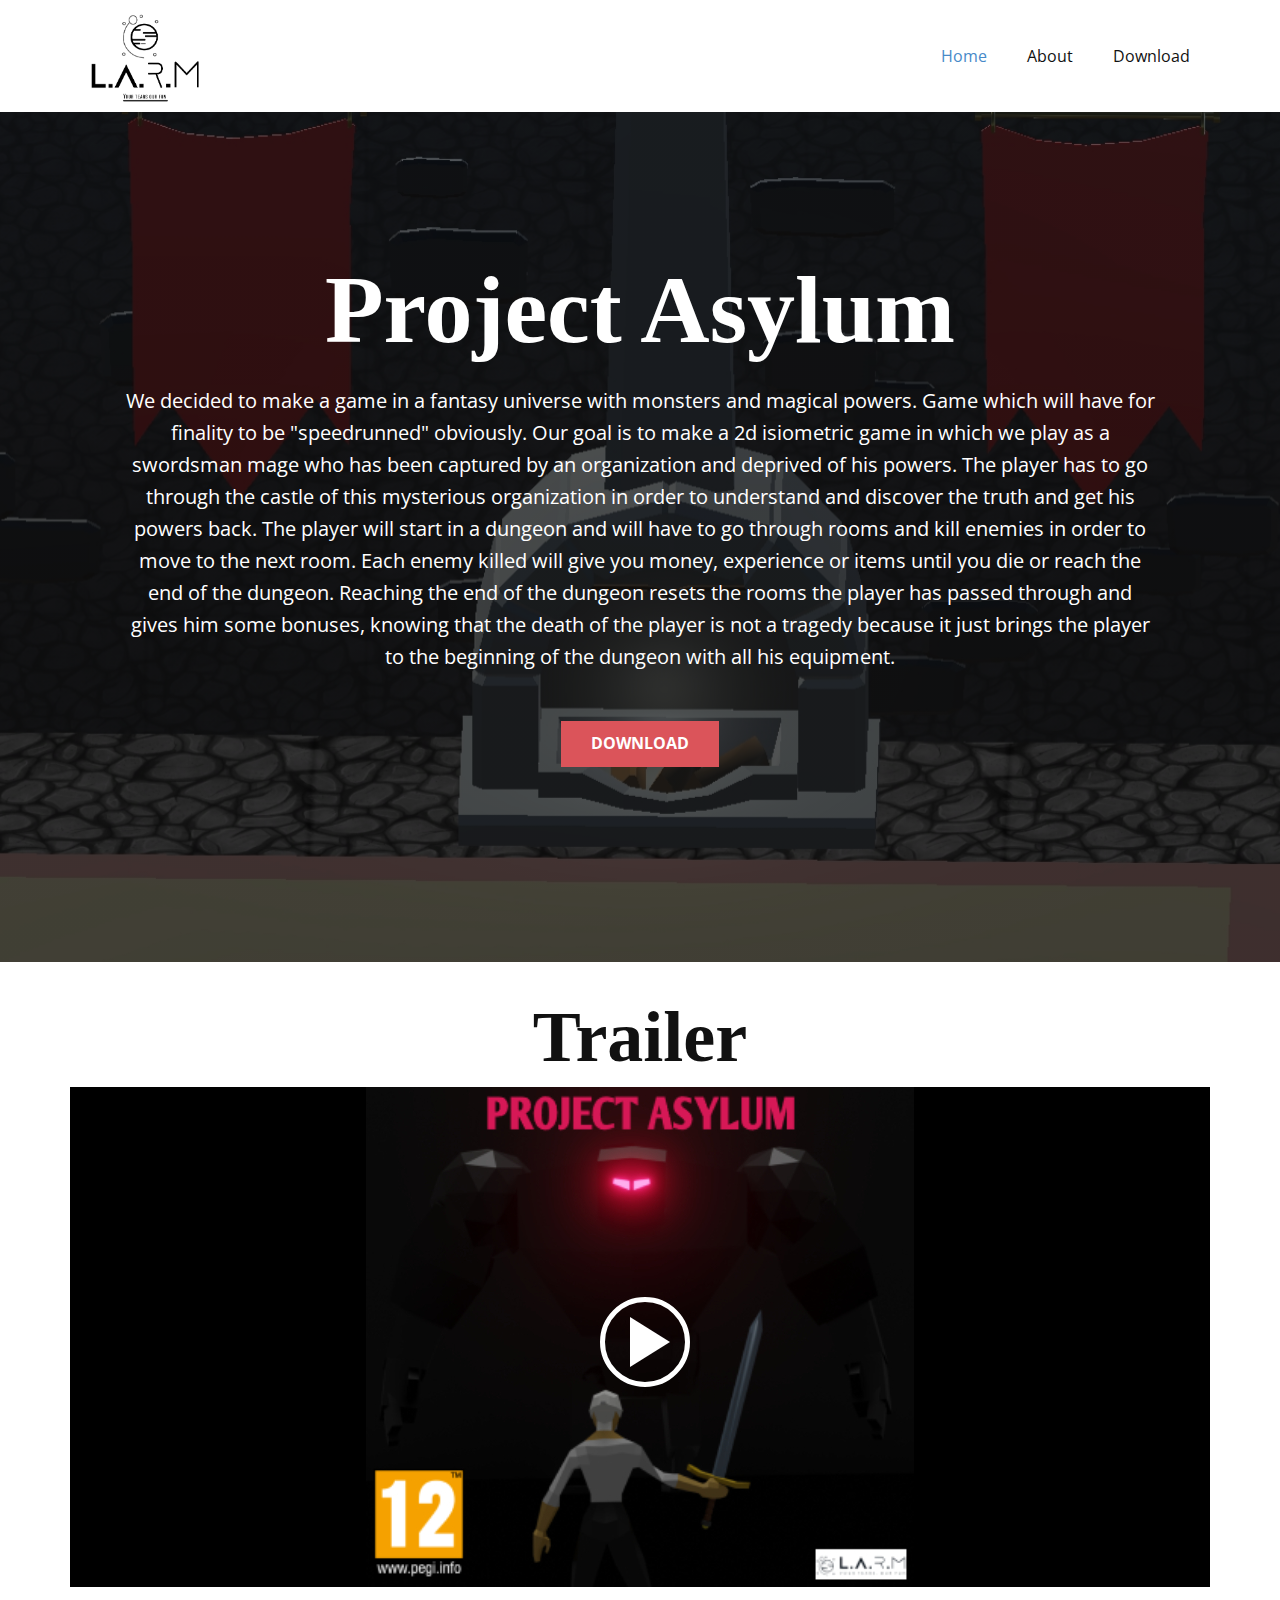
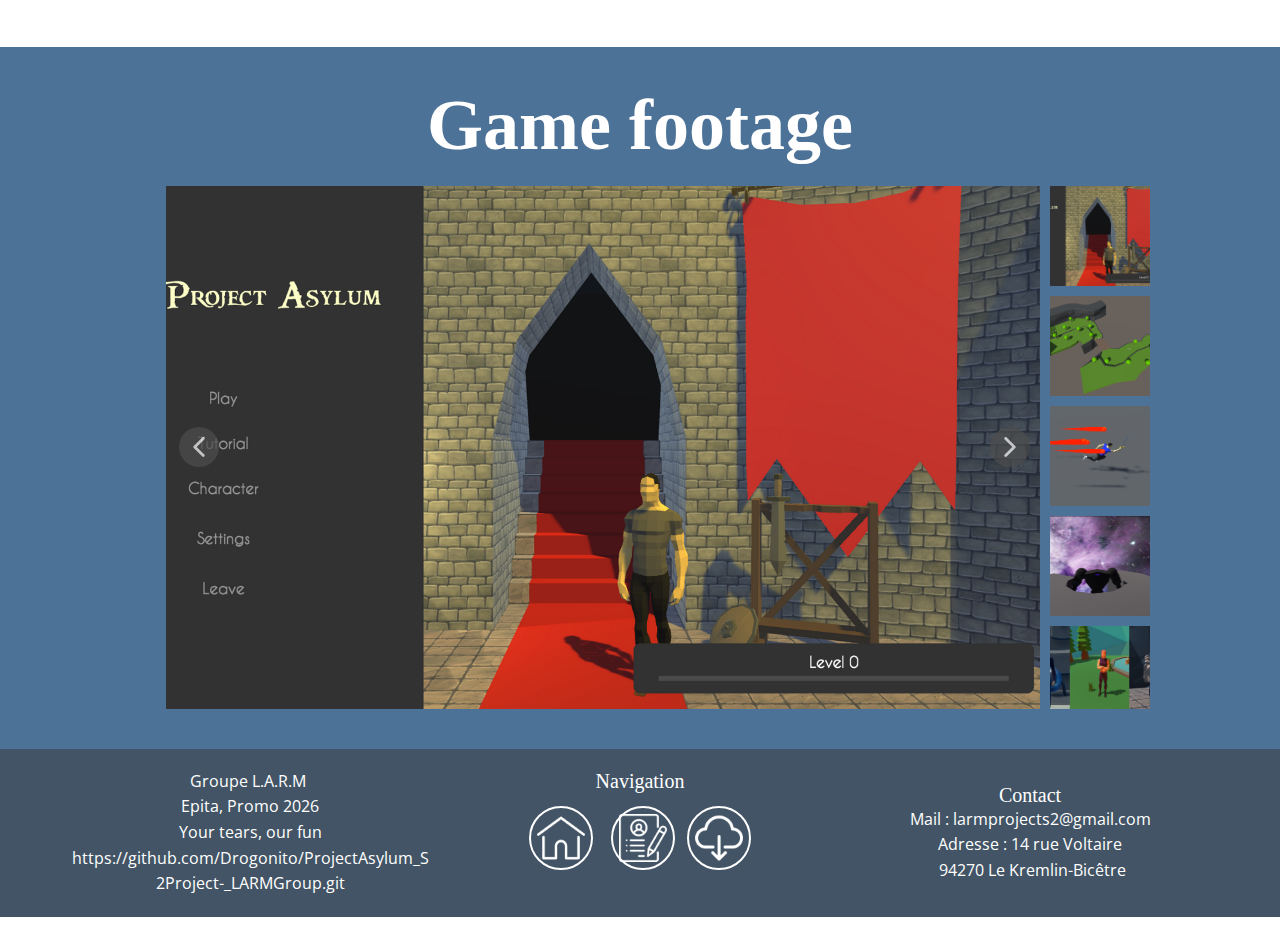
<file: index.html>
<!DOCTYPE html>
<html style="font-size: 16px;">
  <head>
    <meta name="viewport" content="width=device-width, initial-scale=1.0">
    <meta charset="utf-8">
    <meta name="keywords" content="Project Asylum">
    <meta name="description" content="">
    <meta name="page_type" content="np-template-header-footer-from-plugin">
    <title>Home</title>
    <link rel="stylesheet" href="nicepage.css" media="screen">
<link rel="stylesheet" href="Home.css" media="screen">
    <script class="u-script" type="text/javascript" src="jquery.js" defer=""></script>
    <script class="u-script" type="text/javascript" src="nicepage.js" defer=""></script>
    <meta name="generator" content="Nicepage 4.9.5, nicepage.com">
    <link id="u-theme-google-font" rel="stylesheet" href="https://fonts.googleapis.com/css?family=Roboto:100,100i,300,300i,400,400i,500,500i,700,700i,900,900i|Open+Sans:300,300i,400,400i,500,500i,600,600i,700,700i,800,800i">
    
    
    
    
    <script type="application/ld+json">{
		"@context": "http://schema.org",
		"@type": "Organization",
		"name": "",
		"logo": "images/icon.jpeg"
}</script>
    <meta name="theme-color" content="#478ac9">
    <meta property="og:title" content="Home">
    <meta property="og:type" content="website">
  </head>
  <body data-home-page="Home.html" data-home-page-title="Home" class="u-body u-xl-mode"><header class="u-clearfix u-header u-header" id="sec-3fbc"><div class="u-clearfix u-sheet u-sheet-1">
        <a href="Home.html" data-page-id="32811132" class="u-image u-logo u-image-1" data-image-width="922" data-image-height="696" title="Accueil">
          <img src="images/icon.jpeg" class="u-logo-image u-logo-image-1">
        </a>
        <nav class="u-menu u-menu-dropdown u-offcanvas u-menu-1">
          <div class="menu-collapse" style="font-size: 1rem; letter-spacing: 0px;">
            <a class="u-button-style u-custom-left-right-menu-spacing u-custom-padding-bottom u-custom-top-bottom-menu-spacing u-nav-link u-text-active-palette-1-base u-text-hover-palette-2-base" href="#">
              <svg class="u-svg-link" viewBox="0 0 24 24"><use xmlns:xlink="http://www.w3.org/1999/xlink" xlink:href="#menu-hamburger"></use></svg>
              <svg class="u-svg-content" version="1.1" id="menu-hamburger" viewBox="0 0 16 16" x="0px" y="0px" xmlns:xlink="http://www.w3.org/1999/xlink" xmlns="http://www.w3.org/2000/svg"><g><rect y="1" width="16" height="2"></rect><rect y="7" width="16" height="2"></rect><rect y="13" width="16" height="2"></rect>
</g></svg>
            </a>
          </div>
          <div class="u-custom-menu u-nav-container">
            <ul class="u-nav u-unstyled u-nav-1"><li class="u-nav-item"><a class="u-button-style u-nav-link u-text-active-palette-1-base u-text-hover-palette-2-base" href="Home.html" style="padding: 10px 20px;">Home</a>
</li><li class="u-nav-item"><a class="u-button-style u-nav-link u-text-active-palette-1-base u-text-hover-palette-2-base" href="About.html" style="padding: 10px 20px;">About</a>
</li><li class="u-nav-item"><a class="u-button-style u-nav-link u-text-active-palette-1-base u-text-hover-palette-2-base" href="Download.html" style="padding: 10px 20px;">Download</a>
</li></ul>
          </div>
          <div class="u-custom-menu u-nav-container-collapse">
            <div class="u-black u-container-style u-inner-container-layout u-opacity u-opacity-95 u-sidenav">
              <div class="u-inner-container-layout u-sidenav-overflow">
                <div class="u-menu-close"></div>
                <ul class="u-align-center u-nav u-popupmenu-items u-unstyled u-nav-2"><li class="u-nav-item"><a class="u-button-style u-nav-link" href="Home.html">Home</a>
</li><li class="u-nav-item"><a class="u-button-style u-nav-link" href="About.html">About</a>
</li><li class="u-nav-item"><a class="u-button-style u-nav-link" href="Download.html">Download</a>
</li></ul>
              </div>
            </div>
            <div class="u-black u-menu-overlay u-opacity u-opacity-70"></div>
          </div>
        </nav>
      </div></header>
    <section class="u-align-center u-clearfix u-image u-shading u-section-1" src="" data-image-width="1293" data-image-height="798" id="sec-47c4">
      <div class="u-clearfix u-sheet u-sheet-1">
        <h1 class="u-custom-font u-font-georgia u-text u-text-default u-title u-text-1">Project Asylum</h1>
        <p class="u-align-center u-large-text u-text u-text-variant u-text-2"> We decided to make a game in a fantasy universe with monsters and magical powers. Game which will have for finality to be "speedrunned" obviously. Our goal is to make a 2d isiometric game in which we play as a swordsman mage who has been captured by an organization and deprived of his powers. The player has to go through the castle of this mysterious organization in order to understand and discover the truth and get his powers back. The player will start in a dungeon and will have to go through rooms and kill enemies in order to move to the next room. Each enemy killed will give you money, experience or items until you die or reach the end of the dungeon. Reaching the end of the dungeon resets the rooms the player has passed through and gives him some bonuses, knowing that the death of the player is not a tragedy because it just brings the player to the beginning of the dungeon with all his equipment.<br>
        </p>
        <a href="Download.html" data-page-id="83176170" class="u-btn u-button-style u-palette-2-base u-btn-1">Download</a>
      </div>
    </section>
    <section class="u-clearfix u-white u-section-2" id="sec-9580">
      <div class="u-clearfix u-sheet u-sheet-1">
        <h1 class="u-custom-font u-font-georgia u-text u-text-default u-text-1">Trailer</h1>
        <div class="u-align-left u-expanded-width u-left-0 u-video u-video-contain u-video-1">
          <div class="embed-responsive embed-responsive-1">
            <iframe style="position: absolute;top: 0;left: 0;width: 100%;height: 100%;" class="embed-responsive-item" data-src="https://www.youtube.com/embed/I15r64bBXB4?mute=0&amp;showinfo=0&amp;controls=1&amp;start=0" data-poster="images/Miniaturevideosite1.jpg" frameborder="0" allowfullscreen=""></iframe>
            <button class="u-video-poster u-video-poster-1" data-src="images/Miniaturevideosite1.jpg"></button>
          </div>
        </div>
      </div>
    </section>
    <section class="u-align-center u-clearfix u-palette-1-dark-1 u-section-3" id="sec-6443">
      <div class="u-clearfix u-sheet u-sheet-1">
        <h1 class="u-custom-font u-font-georgia u-text u-text-default u-text-1">
          <span style="font-weight: 700;">Game </span>
          <span style="font-weight: 700;">footage</span>
        </h1>
        <div class="u-carousel u-expanded-width-xs u-gallery u-layout-thumbnails u-lightbox u-no-transition u-show-text-always u-thumbnails-position-right u-gallery-1" data-interval="5000" data-u-ride="carousel" id="carousel-7f0c">
          <div class="u-carousel-inner u-gallery-inner" role="listbox">
            <div class="u-active u-carousel-item u-gallery-item u-carousel-item-1">
              <div class="u-back-slide" data-image-width="1600" data-image-height="875">
                <img class="u-back-image u-expanded" src="images/Imagejeusite.png">
              </div>
              <div class="u-over-slide u-over-slide-1">
                <h3 class="u-gallery-heading">Sample Title</h3>
                <p class="u-gallery-text">Sample Text</p>
              </div>
            </div>
            <div class="u-carousel-item u-gallery-item u-carousel-item-2">
              <div class="u-back-slide" data-image-width="862" data-image-height="516">
                <img class="u-back-image u-expanded" src="images/tutoMap.png">
              </div>
              <div class="u-over-slide u-over-slide-2">
                <h3 class="u-gallery-heading">Sample Title</h3>
                <p class="u-gallery-text">Sample Text</p>
              </div>
            </div>
            <div class="u-carousel-item u-gallery-item u-carousel-item-3" data-image-width="529" data-image-height="463">
              <div class="u-back-slide" data-image-width="1113" data-image-height="454">
                <img class="u-back-image u-expanded" src="images/screendash.png">
              </div>
              <div class="u-over-slide u-over-slide-3">
                <h3 class="u-gallery-heading"></h3>
                <p class="u-gallery-text"></p>
              </div>
              <style data-mode="XL" data-visited="true"></style>
              <style data-mode="LG"></style>
              <style data-mode="MD"></style>
              <style data-mode="SM"></style>
              <style data-mode="XS"></style>
            </div>
            <div class="u-carousel-item u-gallery-item u-carousel-item-4" data-image-width="2836" data-image-height="1875">
              <div class="u-back-slide" data-image-width="1407" data-image-height="795">
                <img class="u-back-image u-expanded" src="images/Grosboss.png">
              </div>
              <div class="u-over-slide u-over-slide-4">
                <h3 class="u-gallery-heading"></h3>
                <p class="u-gallery-text"></p>
              </div>
              <style data-mode="XL" data-visited="true"></style>
              <style data-mode="LG"></style>
              <style data-mode="MD"></style>
              <style data-mode="SM"></style>
              <style data-mode="XS" data-visited="true"></style>
            </div>
            <div class="u-carousel-item u-gallery-item u-carousel-item-5" data-image-width="1140" data-image-height="500">
              <div class="u-back-slide" data-image-width="1600" data-image-height="947">
                <img class="u-back-image u-expanded" src="images/Boss.png">
              </div>
              <div class="u-over-slide u-over-slide-5">
                <h3 class="u-gallery-heading"></h3>
                <p class="u-gallery-text"></p>
              </div>
              <style data-mode="XL"></style>
              <style data-mode="LG"></style>
              <style data-mode="MD"></style>
              <style data-mode="SM"></style>
              <style data-mode="XS"></style>
            </div>
          </div>
          <a class="u-absolute-vcenter u-carousel-control u-carousel-control-prev u-grey-70 u-icon-circle u-opacity u-opacity-70 u-spacing-10 u-text-white u-carousel-control-1" href="#carousel-7f0c" role="button" data-u-slide="prev">
            <span aria-hidden="true">
              <svg viewBox="0 0 451.847 451.847"><path d="M97.141,225.92c0-8.095,3.091-16.192,9.259-22.366L300.689,9.27c12.359-12.359,32.397-12.359,44.751,0
c12.354,12.354,12.354,32.388,0,44.748L173.525,225.92l171.903,171.909c12.354,12.354,12.354,32.391,0,44.744
c-12.354,12.365-32.386,12.365-44.745,0l-194.29-194.281C100.226,242.115,97.141,234.018,97.141,225.92z"></path></svg>
            </span>
            <span class="sr-only">
              <svg viewBox="0 0 451.847 451.847"><path d="M97.141,225.92c0-8.095,3.091-16.192,9.259-22.366L300.689,9.27c12.359-12.359,32.397-12.359,44.751,0
c12.354,12.354,12.354,32.388,0,44.748L173.525,225.92l171.903,171.909c12.354,12.354,12.354,32.391,0,44.744
c-12.354,12.365-32.386,12.365-44.745,0l-194.29-194.281C100.226,242.115,97.141,234.018,97.141,225.92z"></path></svg>
            </span>
          </a>
          <a class="u-absolute-vcenter u-carousel-control u-carousel-control-next u-grey-70 u-icon-circle u-opacity u-opacity-70 u-spacing-10 u-text-white u-carousel-control-2" href="#carousel-7f0c" role="button" data-u-slide="next">
            <span aria-hidden="true">
              <svg viewBox="0 0 451.846 451.847"><path d="M345.441,248.292L151.154,442.573c-12.359,12.365-32.397,12.365-44.75,0c-12.354-12.354-12.354-32.391,0-44.744
L278.318,225.92L106.409,54.017c-12.354-12.359-12.354-32.394,0-44.748c12.354-12.359,32.391-12.359,44.75,0l194.287,194.284
c6.177,6.18,9.262,14.271,9.262,22.366C354.708,234.018,351.617,242.115,345.441,248.292z"></path></svg>
            </span>
            <span class="sr-only">
              <svg viewBox="0 0 451.846 451.847"><path d="M345.441,248.292L151.154,442.573c-12.359,12.365-32.397,12.365-44.75,0c-12.354-12.354-12.354-32.391,0-44.744
L278.318,225.92L106.409,54.017c-12.354-12.359-12.354-32.394,0-44.748c12.354-12.359,32.391-12.359,44.75,0l194.287,194.284
c6.177,6.18,9.262,14.271,9.262,22.366C354.708,234.018,351.617,242.115,345.441,248.292z"></path></svg>
            </span>
          </a>
          <ol class="u-carousel-thumbnails u-spacing-10 u-vertical-spacing u-carousel-thumbnails-1">
            <li class="u-active u-carousel-thumbnail u-carousel-thumbnail-1" data-u-target="#carousel-7f0c" data-u-slide-to="0">
              <img class="u-carousel-thumbnail-image u-image" src="images/Imagejeusite.png">
            </li>
            <li class="u-carousel-thumbnail u-carousel-thumbnail-2" data-u-target="#carousel-7f0c" data-u-slide-to="1">
              <img class="u-carousel-thumbnail-image u-image" src="images/tutoMap.png">
            </li>
            <li class="u-carousel-thumbnail u-carousel-thumbnail-3" data-u-target="#carousel-7f0c" data-u-slide-to="2">
              <img class="u-carousel-thumbnail-image u-image" src="images/screendash.png">
            </li>
            <li class="u-carousel-thumbnail u-carousel-thumbnail-1" data-u-target="#carousel-7f0c" data-u-slide-to="3">
              <img class="u-carousel-thumbnail-image u-image" src="images/Grosboss.png">
            </li>
            <li class="u-carousel-thumbnail u-carousel-thumbnail-1" data-u-target="#carousel-7f0c" data-u-slide-to="4">
              <img class="u-carousel-thumbnail-image u-image" src="images/Boss.png">
            </li>
          </ol>
        </div>
      </div>
    </section>
    
    
    <footer class="u-clearfix u-footer u-palette-1-dark-2" id="sec-01a0"><div class="u-clearfix u-sheet u-valign-middle u-sheet-1">
        <div class="u-clearfix u-expanded-width u-gutter-30 u-layout-wrap u-layout-wrap-1">
          <div class="u-gutter-0 u-layout">
            <div class="u-layout-row">
              <div class="u-align-left u-container-style u-layout-cell u-left-cell u-size-20 u-size-20-md u-layout-cell-1">
                <div class="u-container-layout u-container-layout-1"><!--position-->
                  <div data-position="" class="u-position u-position-1"><!--block-->
                    <div class="u-block">
                      <div class="u-block-container u-clearfix"><!--block_header-->
                        <h5 class="u-align-center u-block-header u-text"><!--block_header_content--><!--/block_header_content--></h5><!--/block_header--><!--block_content-->
                        <div class="u-align-center u-block-content u-text"><!--block_content_content--> Groupe L.A.R.M&nbsp;<br>Epita, Promo 2026<br>Your tears, our fun<br>https://github.com/Drogonito/ProjectAsylum_S2Project-_LARMGroup.git<br><!--/block_content_content-->
                        </div><!--/block_content-->
                      </div>
                    </div><!--/block-->
                  </div><!--/position-->
                </div>
              </div>
              <div class="u-align-left u-container-style u-layout-cell u-size-20 u-size-20-md u-layout-cell-2">
                <div class="u-container-layout u-container-layout-2"><!--position-->
                  <div data-position="" class="u-position u-position-2"><!--block-->
                    <div class="u-block">
                      <div class="u-block-container u-clearfix"><!--block_header-->
                        <h5 class="u-align-center u-block-header u-custom-font u-font-georgia u-text"><!--block_header_content-->Navigation<!--/block_header_content--></h5><!--/block_header--><!--block_content-->
                        <div class="u-block-content u-text"><!--block_content_content--><!--/block_content_content--></div><!--/block_content-->
                      </div>
                    </div><!--/block-->
                  </div><!--/position--><span class="u-border-2 u-border-white u-file-icon u-icon u-icon-rounded u-radius-50 u-text-white u-icon-1" data-href="About.html" data-page-id="2088803656"><img src="images/4.png" alt=""></span><span class="u-border-2 u-border-white u-file-icon u-icon u-icon-rounded u-radius-50 u-text-white u-icon-2" data-href="Home.html" data-page-id="32811132"><img src="images/5.png" alt=""></span><span class="u-border-2 u-border-white u-file-icon u-icon u-icon-rounded u-radius-50 u-text-white u-icon-3" data-href="Download.html" data-page-id="83176170"><img src="images/6.png" alt=""></span>
                </div>
              </div>
              <div class="u-align-left u-container-style u-layout-cell u-right-cell u-size-20 u-size-20-md u-layout-cell-3">
                <div class="u-container-layout u-container-layout-3"><!--position-->
                  <div data-position="" class="u-position u-position-3"><!--block-->
                    <div class="u-block">
                      <div class="u-block-container u-clearfix"><!--block_header-->
                        <h5 class="u-align-center u-block-header u-custom-font u-font-georgia u-text"><!--block_header_content-->Contact<!--/block_header_content--></h5><!--/block_header--><!--block_content-->
                        <div class="u-align-center u-block-content u-text"><!--block_content_content-->Mail : larmprojects2@gmail.com<br>Adresse : 14 rue Voltaire<br>&nbsp;94270 Le Kremlin-Bicêtre<!--/block_content_content-->
                        </div><!--/block_content-->
                      </div>
                    </div><!--/block-->
                  </div><!--/position-->
                </div>
              </div>
            </div>
          </div>
        </div>
      </div></footer>
  </body>
</html>
</file>
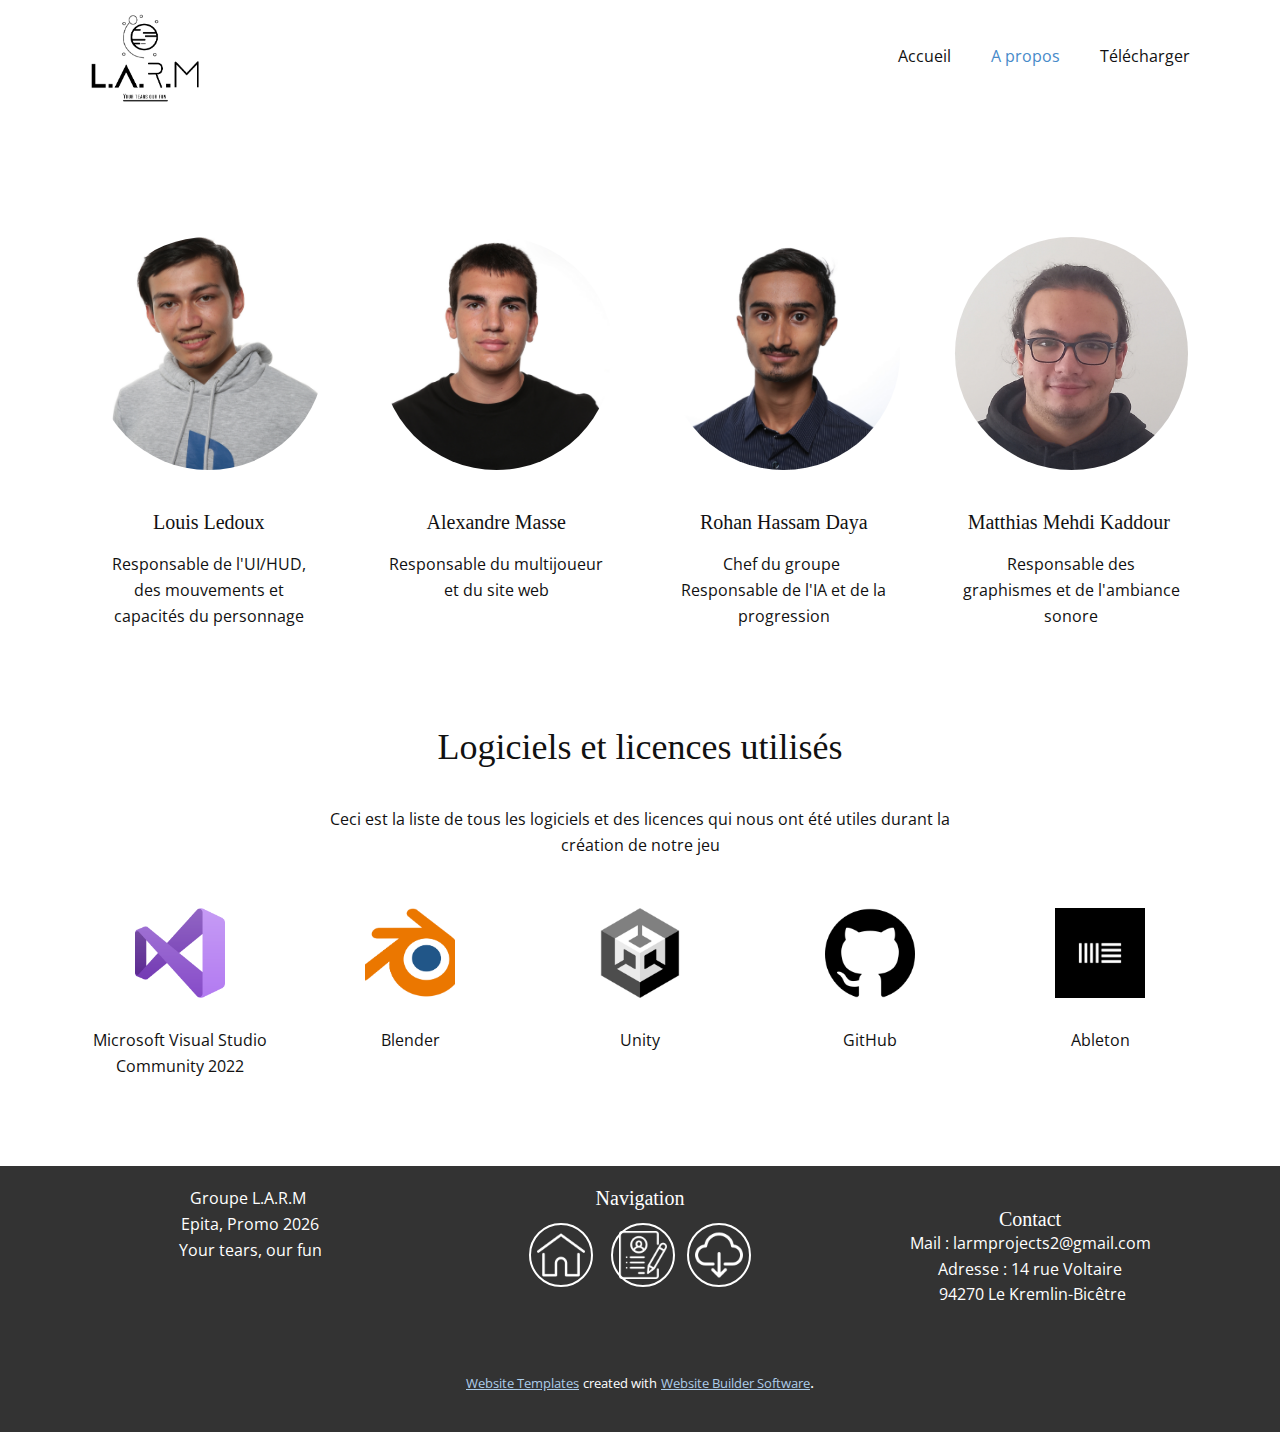
<file: A-propos.html>
<!DOCTYPE html>
<html style="font-size: 16px;">
  <head>
    <meta name="viewport" content="width=device-width, initial-scale=1.0">
    <meta charset="utf-8">
    <meta name="keywords" content="Logiciels et licences utilisés">
    <meta name="description" content="">
    <meta name="page_type" content="np-template-header-footer-from-plugin">
    <title>A propos</title>
    <link rel="stylesheet" href="nicepage.css" media="screen">
<link rel="stylesheet" href="A-propos.css" media="screen">
    <script class="u-script" type="text/javascript" src="jquery.js" defer=""></script>
    <script class="u-script" type="text/javascript" src="nicepage.js" defer=""></script>
    <meta name="generator" content="Nicepage 4.9.5, nicepage.com">
    <link id="u-theme-google-font" rel="stylesheet" href="https://fonts.googleapis.com/css?family=Roboto:100,100i,300,300i,400,400i,500,500i,700,700i,900,900i|Open+Sans:300,300i,400,400i,500,500i,600,600i,700,700i,800,800i">
    
    
    
    <script type="application/ld+json">{
		"@context": "http://schema.org",
		"@type": "Organization",
		"name": "",
		"logo": "images/icon.jpeg"
}</script>
    <meta name="theme-color" content="#478ac9">
    <meta property="og:title" content="A propos">
    <meta property="og:type" content="website">
  </head>
  <body class="u-body u-xl-mode"><header class="u-clearfix u-header u-header" id="sec-3fbc"><div class="u-clearfix u-sheet u-sheet-1">
        <a href="Accueil.html" data-page-id="32811132" class="u-image u-logo u-image-1" data-image-width="922" data-image-height="696" title="Accueil">
          <img src="images/icon.jpeg" class="u-logo-image u-logo-image-1">
        </a>
        <nav class="u-menu u-menu-dropdown u-offcanvas u-menu-1">
          <div class="menu-collapse" style="font-size: 1rem; letter-spacing: 0px;">
            <a class="u-button-style u-custom-left-right-menu-spacing u-custom-padding-bottom u-custom-top-bottom-menu-spacing u-nav-link u-text-active-palette-1-base u-text-hover-palette-2-base" href="#">
              <svg class="u-svg-link" viewBox="0 0 24 24"><use xmlns:xlink="http://www.w3.org/1999/xlink" xlink:href="#menu-hamburger"></use></svg>
              <svg class="u-svg-content" version="1.1" id="menu-hamburger" viewBox="0 0 16 16" x="0px" y="0px" xmlns:xlink="http://www.w3.org/1999/xlink" xmlns="http://www.w3.org/2000/svg"><g><rect y="1" width="16" height="2"></rect><rect y="7" width="16" height="2"></rect><rect y="13" width="16" height="2"></rect>
</g></svg>
            </a>
          </div>
          <div class="u-custom-menu u-nav-container">
            <ul class="u-nav u-unstyled u-nav-1"><li class="u-nav-item"><a class="u-button-style u-nav-link u-text-active-palette-1-base u-text-hover-palette-2-base" href="Accueil.html" style="padding: 10px 20px;">Accueil</a>
</li><li class="u-nav-item"><a class="u-button-style u-nav-link u-text-active-palette-1-base u-text-hover-palette-2-base" href="A-propos.html" style="padding: 10px 20px;">A propos</a>
</li><li class="u-nav-item"><a class="u-button-style u-nav-link u-text-active-palette-1-base u-text-hover-palette-2-base" href="Télécharger.html" style="padding: 10px 20px;">Télécharger</a>
</li></ul>
          </div>
          <div class="u-custom-menu u-nav-container-collapse">
            <div class="u-black u-container-style u-inner-container-layout u-opacity u-opacity-95 u-sidenav">
              <div class="u-inner-container-layout u-sidenav-overflow">
                <div class="u-menu-close"></div>
                <ul class="u-align-center u-nav u-popupmenu-items u-unstyled u-nav-2"><li class="u-nav-item"><a class="u-button-style u-nav-link" href="Accueil.html">Accueil</a>
</li><li class="u-nav-item"><a class="u-button-style u-nav-link" href="A-propos.html">A propos</a>
</li><li class="u-nav-item"><a class="u-button-style u-nav-link" href="Télécharger.html">Télécharger</a>
</li></ul>
              </div>
            </div>
            <div class="u-black u-menu-overlay u-opacity u-opacity-70"></div>
          </div>
        </nav>
      </div></header>
    <section class="u-align-center u-clearfix u-section-1" id="sec-b16a">
      <div class="u-clearfix u-sheet u-sheet-1">
        <div class="u-expanded-width u-list u-list-1">
          <div class="u-repeater u-repeater-1">
            <div class="u-align-center u-container-style u-list-item u-repeater-item">
              <div class="u-container-layout u-similar-container u-container-layout-1">
                <div alt="" class="u-image u-image-circle u-image-1" src="" data-image-width="3648" data-image-height="5472"></div>
                <h5 class="u-custom-font u-font-georgia u-text u-text-1">Louis Ledoux</h5>
                <p class="u-text u-text-2">Responsable de l'UI/HUD, des mouvements et capacités du personnage</p>
              </div>
            </div>
            <div class="u-align-center u-container-style u-list-item u-repeater-item">
              <div class="u-container-layout u-similar-container u-container-layout-2">
                <div alt="" class="u-image u-image-circle u-image-2" src="" data-image-width="3648" data-image-height="5472"></div>
                <h5 class="u-custom-font u-font-georgia u-text u-text-3">Alexandre Masse</h5>
                <p class="u-text u-text-4">Responsable du multijoueur et du site web</p>
              </div>
            </div>
            <div class="u-align-center u-container-style u-list-item u-repeater-item">
              <div class="u-container-layout u-similar-container u-container-layout-3">
                <div alt="" class="u-image u-image-circle u-image-3" src="" data-image-width="3648" data-image-height="5472"></div>
                <h5 class="u-custom-font u-font-georgia u-text u-text-5">Rohan Hassam Daya</h5>
                <p class="u-text u-text-6"> Chef du groupe&nbsp;<br>Responsable de l'IA et de la progression
                </p>
              </div>
            </div>
            <div class="u-align-center u-container-style u-list-item u-repeater-item">
              <div class="u-container-layout u-similar-container u-container-layout-4">
                <div alt="" class="u-image u-image-circle u-image-4" src="" data-image-width="2857" data-image-height="3151"></div>
                <h5 class="u-custom-font u-font-georgia u-text u-text-7"> Matthias Mehdi Kaddour&nbsp;<br>
                </h5>
                <p class="u-text u-text-8">Responsable des graphismes et de l'ambiance sonore</p>
              </div>
            </div>
          </div>
        </div>
      </div>
    </section>
    <section class="u-align-center-md u-align-center-sm u-align-center-xs u-clearfix u-section-2" id="sec-6ea8">
      <div class="u-clearfix u-sheet u-valign-middle-xs u-sheet-1">
        <h2 class="u-align-center u-custom-font u-font-georgia u-text u-text-default u-text-1">Logiciels et licences utilisés</h2>
        <p class="u-align-center u-text u-text-2">Ceci est la liste de tous les logiciels et des licences qui nous ont été utiles durant la création de notre jeu</p>
        <div class="u-expanded-width u-list u-list-1">
          <div class="u-repeater u-repeater-1">
            <div class="u-align-center-lg u-align-center-md u-align-center-sm u-align-center-xl u-container-style u-list-item u-repeater-item">
              <div class="u-container-layout u-similar-container u-container-layout-1">
                <img class="u-image u-image-default u-preserve-proportions u-image-1" src="images/Visual_Studio_Icon_2019.jpeg" alt="" data-image-width="1200" data-image-height="1200">
                <p class="u-text u-text-default u-text-3"> Microsoft Visual Studio Community 2022</p>
              </div>
            </div>
            <div class="u-align-center u-container-style u-list-item u-repeater-item">
              <div class="u-container-layout u-similar-container u-container-layout-2">
                <img class="u-image u-image-default u-preserve-proportions u-image-2" src="images/Blender_logo_no_text.svg.png" alt="" data-image-width="2503" data-image-height="2047">
                <p class="u-text u-text-default u-text-4"> Blender</p>
              </div>
            </div>
            <div class="u-align-center u-container-style u-list-item u-repeater-item">
              <div class="u-container-layout u-similar-container u-container-layout-3">
                <img class="u-image u-image-default u-preserve-proportions u-image-3" src="images/unity.jpeg" alt="" data-image-width="256" data-image-height="256">
                <p class="u-text u-text-default u-text-5"> Unity</p>
              </div>
            </div>
            <div class="u-align-center u-container-style u-list-item u-repeater-item">
              <div class="u-container-layout u-similar-container u-container-layout-4">
                <img class="u-image u-image-default u-preserve-proportions u-image-4" src="images/github.jpeg" alt="" data-image-width="512" data-image-height="512">
                <p class="u-text u-text-default u-text-6"> GitHub</p>
              </div>
            </div>
            <div class="u-align-center u-container-style u-list-item u-repeater-item">
              <div class="u-container-layout u-similar-container u-container-layout-5">
                <img class="u-image u-image-default u-preserve-proportions u-image-5" src="images/NewAbletonLogo.jpeg" alt="" data-image-width="240" data-image-height="240">
                <p class="u-text u-text-default u-text-7"> Ableton</p>
              </div>
            </div>
          </div>
        </div>
      </div>
    </section>
    
    
    <footer class="u-clearfix u-footer u-grey-80" id="sec-01a0"><div class="u-clearfix u-sheet u-valign-middle u-sheet-1">
        <div class="u-clearfix u-expanded-width u-gutter-30 u-layout-wrap u-layout-wrap-1">
          <div class="u-gutter-0 u-layout">
            <div class="u-layout-row">
              <div class="u-align-left u-container-style u-layout-cell u-left-cell u-size-20 u-size-20-md u-layout-cell-1">
                <div class="u-container-layout u-valign-middle u-container-layout-1"><!--position-->
                  <div data-position="" class="u-position u-position-1"><!--block-->
                    <div class="u-block">
                      <div class="u-block-container u-clearfix"><!--block_header-->
                        <h5 class="u-align-center u-block-header u-text"><!--block_header_content--><!--/block_header_content--></h5><!--/block_header--><!--block_content-->
                        <div class="u-align-center u-block-content u-text"><!--block_content_content--> Groupe L.A.R.M&nbsp;<br>Epita, Promo 2026<br>Your tears, our fun<!--/block_content_content-->
                        </div><!--/block_content-->
                      </div>
                    </div><!--/block-->
                  </div><!--/position-->
                </div>
              </div>
              <div class="u-align-left u-container-style u-layout-cell u-size-20 u-size-20-md u-layout-cell-2">
                <div class="u-container-layout u-container-layout-2"><!--position-->
                  <div data-position="" class="u-position u-position-2"><!--block-->
                    <div class="u-block">
                      <div class="u-block-container u-clearfix"><!--block_header-->
                        <h5 class="u-align-center u-block-header u-custom-font u-font-georgia u-text"><!--block_header_content-->Navigation<!--/block_header_content--></h5><!--/block_header--><!--block_content-->
                        <div class="u-block-content u-text"><!--block_content_content--><!--/block_content_content--></div><!--/block_content-->
                      </div>
                    </div><!--/block-->
                  </div><!--/position--><span class="u-border-2 u-border-white u-file-icon u-icon u-icon-rounded u-radius-50 u-text-white u-icon-1" data-href="A-propos.html" data-page-id="2088803656"><img src="images/4.png" alt=""></span><span class="u-border-2 u-border-white u-file-icon u-icon u-icon-rounded u-radius-50 u-text-white u-icon-2" data-href="Accueil.html" data-page-id="32811132"><img src="images/5.png" alt=""></span><span class="u-border-2 u-border-white u-file-icon u-icon u-icon-rounded u-radius-50 u-text-white u-icon-3" data-href="Télécharger.html" data-page-id="83176170"><img src="images/6.png" alt=""></span>
                </div>
              </div>
              <div class="u-align-left u-container-style u-layout-cell u-right-cell u-size-20 u-size-20-md u-layout-cell-3">
                <div class="u-container-layout u-valign-middle u-container-layout-3"><!--position-->
                  <div data-position="" class="u-position u-position-3"><!--block-->
                    <div class="u-block">
                      <div class="u-block-container u-clearfix"><!--block_header-->
                        <h5 class="u-align-center u-block-header u-custom-font u-font-georgia u-text"><!--block_header_content-->Contact<!--/block_header_content--></h5><!--/block_header--><!--block_content-->
                        <div class="u-align-center u-block-content u-text"><!--block_content_content-->Mail : larmprojects2@gmail.com<br>Adresse : 14 rue Voltaire<br>&nbsp;94270 Le Kremlin-Bicêtre<!--/block_content_content-->
                        </div><!--/block_content-->
                      </div>
                    </div><!--/block-->
                  </div><!--/position-->
                </div>
              </div>
            </div>
          </div>
        </div>
      </div></footer>
    <section class="u-backlink u-clearfix u-grey-80">
      <a class="u-link" href="https://nicepage.com/website-templates" target="_blank">
        <span>Website Templates</span>
      </a>
      <p class="u-text">
        <span>created with</span>
      </p>
      <a class="u-link" href="" target="_blank">
        <span>Website Builder Software</span>
      </a>. 
    </section>
  </body>
</html>
</file>
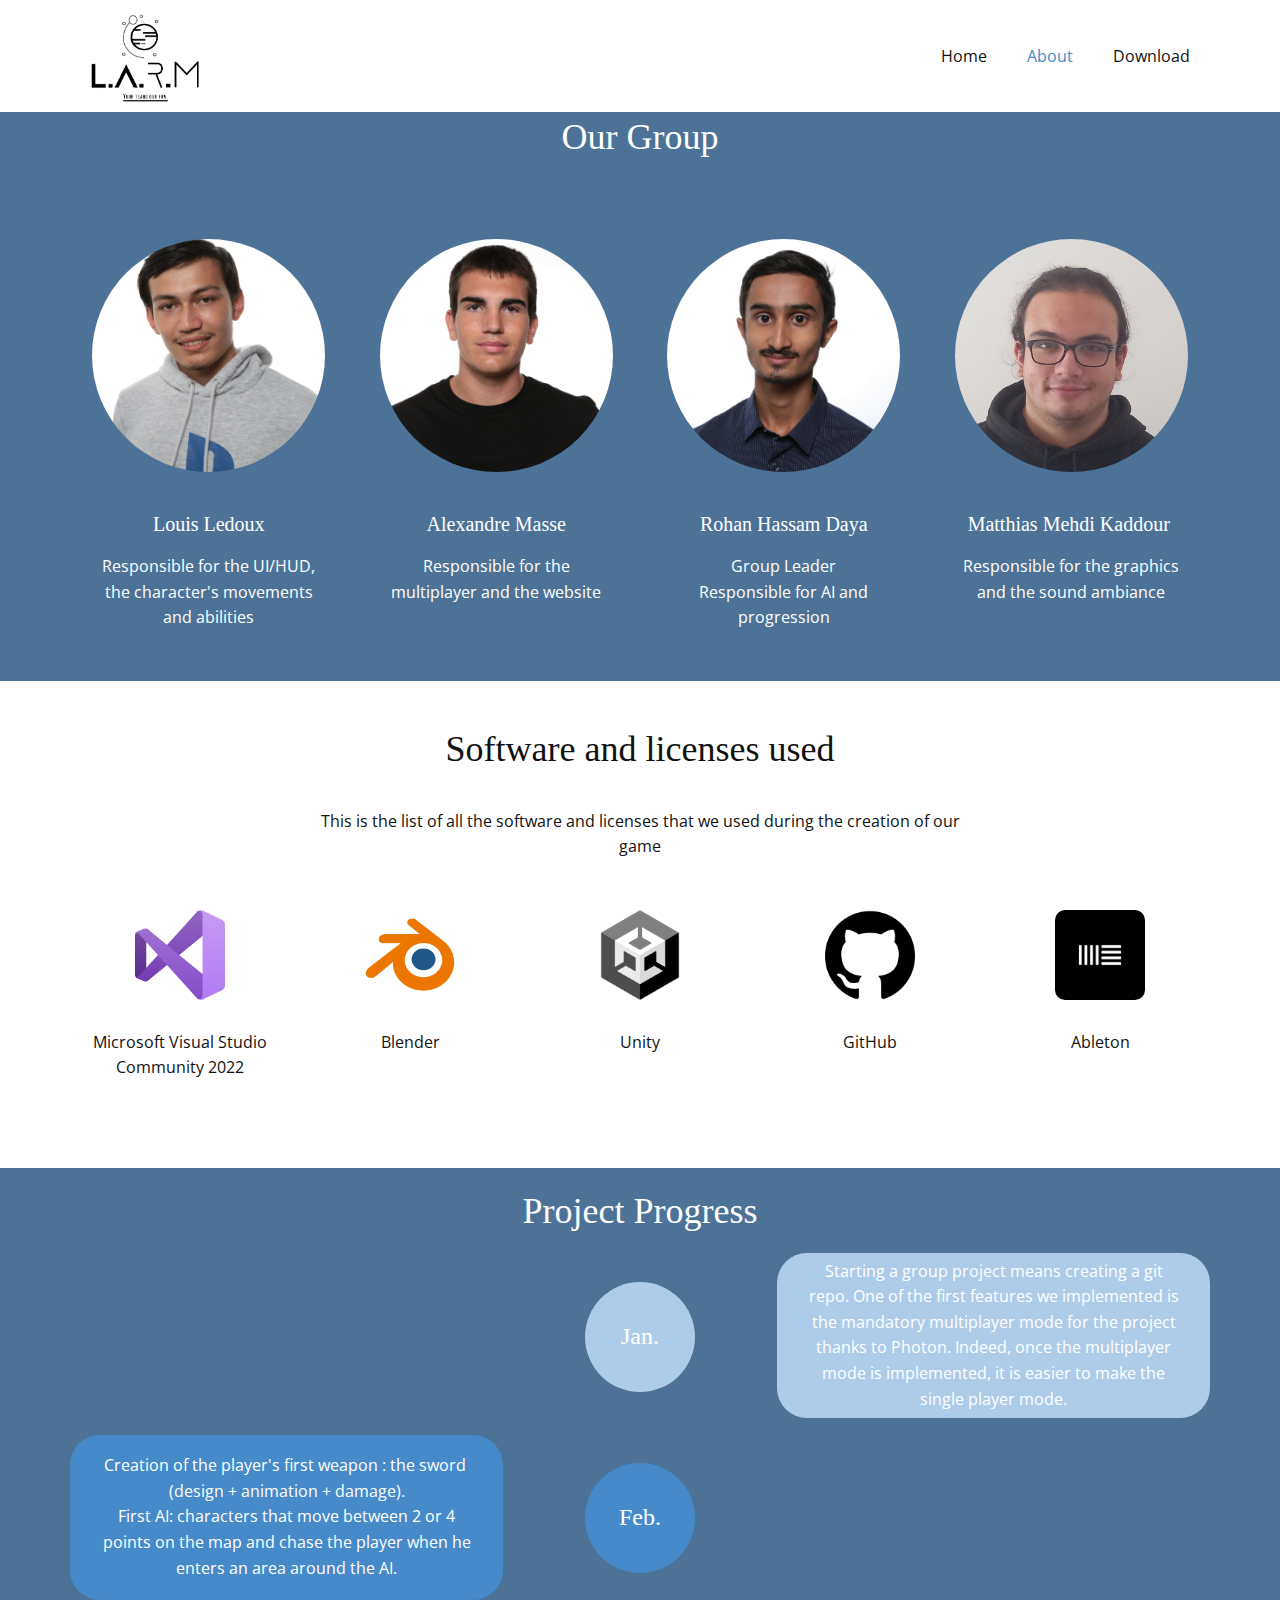
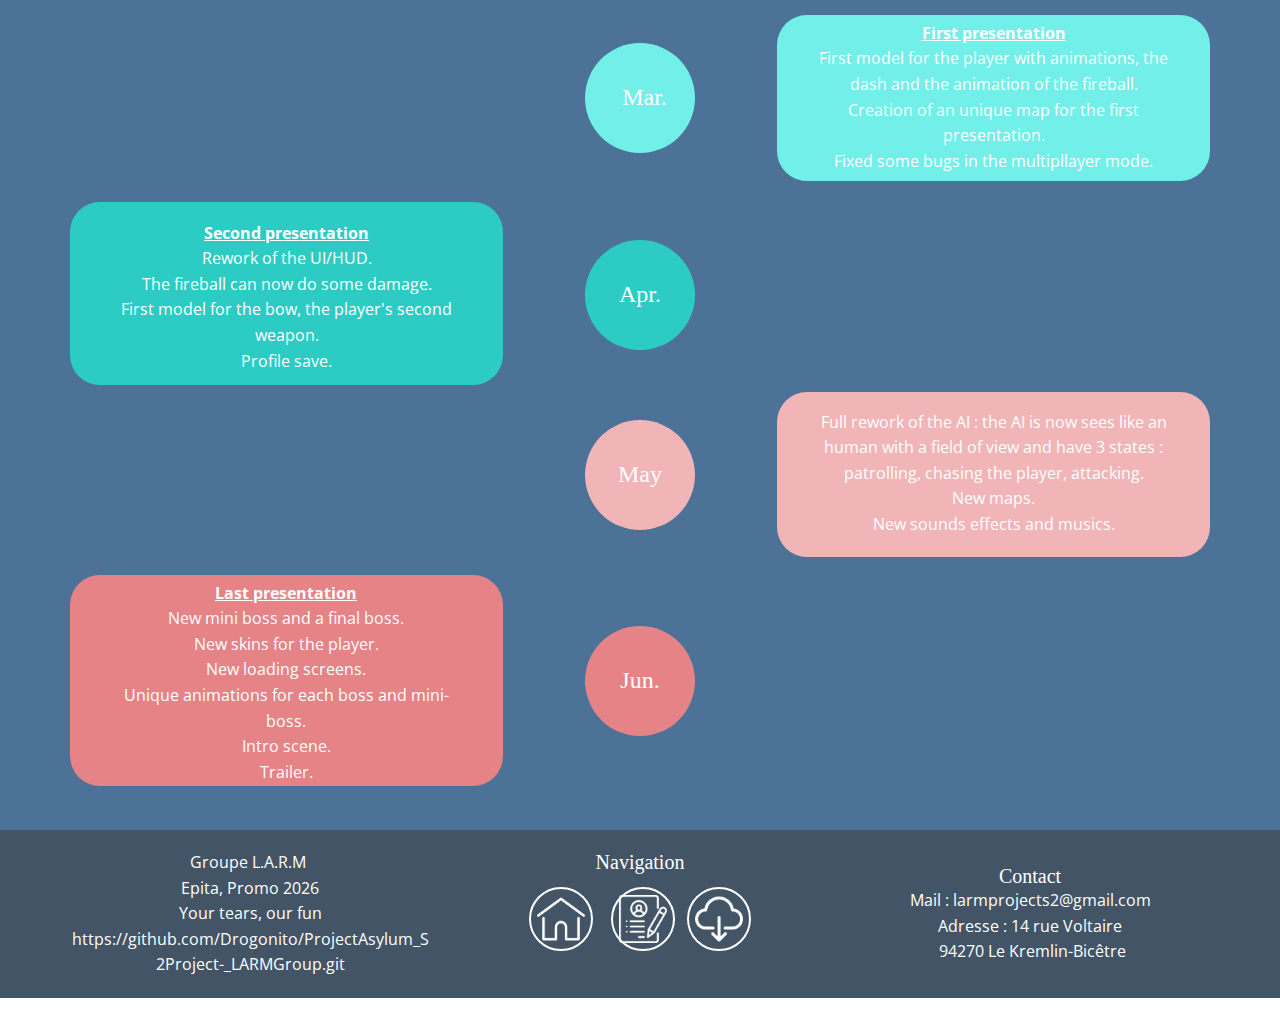
<file: About.html>
<!DOCTYPE html>
<html style="font-size: 16px;">
  <head>
    <meta name="viewport" content="width=device-width, initial-scale=1.0">
    <meta charset="utf-8">
    <meta name="keywords" content="Logiciels et licences utilisés">
    <meta name="description" content="">
    <meta name="page_type" content="np-template-header-footer-from-plugin">
    <title>About</title>
    <link rel="stylesheet" href="nicepage.css" media="screen">
<link rel="stylesheet" href="About.css" media="screen">
    <script class="u-script" type="text/javascript" src="jquery.js" defer=""></script>
    <script class="u-script" type="text/javascript" src="nicepage.js" defer=""></script>
    <meta name="generator" content="Nicepage 4.9.5, nicepage.com">
    <link id="u-theme-google-font" rel="stylesheet" href="https://fonts.googleapis.com/css?family=Roboto:100,100i,300,300i,400,400i,500,500i,700,700i,900,900i|Open+Sans:300,300i,400,400i,500,500i,600,600i,700,700i,800,800i">
    
    
    
    
    <script type="application/ld+json">{
		"@context": "http://schema.org",
		"@type": "Organization",
		"name": "",
		"logo": "images/icon.jpeg"
}</script>
    <meta name="theme-color" content="#478ac9">
    <meta property="og:title" content="About">
    <meta property="og:type" content="website">
  </head>
  <body class="u-body u-xl-mode"><header class="u-clearfix u-header u-header" id="sec-3fbc"><div class="u-clearfix u-sheet u-sheet-1">
        <a href="Home.html" data-page-id="32811132" class="u-image u-logo u-image-1" data-image-width="922" data-image-height="696" title="Accueil">
          <img src="images/icon.jpeg" class="u-logo-image u-logo-image-1">
        </a>
        <nav class="u-menu u-menu-dropdown u-offcanvas u-menu-1">
          <div class="menu-collapse" style="font-size: 1rem; letter-spacing: 0px;">
            <a class="u-button-style u-custom-left-right-menu-spacing u-custom-padding-bottom u-custom-top-bottom-menu-spacing u-nav-link u-text-active-palette-1-base u-text-hover-palette-2-base" href="#">
              <svg class="u-svg-link" viewBox="0 0 24 24"><use xmlns:xlink="http://www.w3.org/1999/xlink" xlink:href="#menu-hamburger"></use></svg>
              <svg class="u-svg-content" version="1.1" id="menu-hamburger" viewBox="0 0 16 16" x="0px" y="0px" xmlns:xlink="http://www.w3.org/1999/xlink" xmlns="http://www.w3.org/2000/svg"><g><rect y="1" width="16" height="2"></rect><rect y="7" width="16" height="2"></rect><rect y="13" width="16" height="2"></rect>
</g></svg>
            </a>
          </div>
          <div class="u-custom-menu u-nav-container">
            <ul class="u-nav u-unstyled u-nav-1"><li class="u-nav-item"><a class="u-button-style u-nav-link u-text-active-palette-1-base u-text-hover-palette-2-base" href="Home.html" style="padding: 10px 20px;">Home</a>
</li><li class="u-nav-item"><a class="u-button-style u-nav-link u-text-active-palette-1-base u-text-hover-palette-2-base" href="About.html" style="padding: 10px 20px;">About</a>
</li><li class="u-nav-item"><a class="u-button-style u-nav-link u-text-active-palette-1-base u-text-hover-palette-2-base" href="Download.html" style="padding: 10px 20px;">Download</a>
</li></ul>
          </div>
          <div class="u-custom-menu u-nav-container-collapse">
            <div class="u-black u-container-style u-inner-container-layout u-opacity u-opacity-95 u-sidenav">
              <div class="u-inner-container-layout u-sidenav-overflow">
                <div class="u-menu-close"></div>
                <ul class="u-align-center u-nav u-popupmenu-items u-unstyled u-nav-2"><li class="u-nav-item"><a class="u-button-style u-nav-link" href="Home.html">Home</a>
</li><li class="u-nav-item"><a class="u-button-style u-nav-link" href="About.html">About</a>
</li><li class="u-nav-item"><a class="u-button-style u-nav-link" href="Download.html">Download</a>
</li></ul>
              </div>
            </div>
            <div class="u-black u-menu-overlay u-opacity u-opacity-70"></div>
          </div>
        </nav>
      </div></header>
    <section class="u-align-center u-clearfix u-palette-1-dark-1 u-section-1" id="sec-b16a">
      <div class="u-clearfix u-sheet u-sheet-1">
        <h2 class="u-custom-font u-font-georgia u-text u-text-default u-text-1">Our Group</h2>
        <div class="u-expanded-width u-list u-list-1">
          <div class="u-repeater u-repeater-1">
            <div class="u-align-center u-container-style u-list-item u-repeater-item">
              <div class="u-container-layout u-similar-container u-container-layout-1">
                <div alt="" class="u-image u-image-circle u-image-1" src="" data-image-width="3648" data-image-height="5472"></div>
                <h5 class="u-custom-font u-font-georgia u-text u-text-2">Louis Ledoux</h5>
                <p class="u-text u-text-3"> Responsible for the UI/HUD, the character's movements and abilities</p>
              </div>
            </div>
            <div class="u-align-center u-container-style u-list-item u-repeater-item">
              <div class="u-container-layout u-similar-container u-container-layout-2">
                <div alt="" class="u-image u-image-circle u-image-2" src="" data-image-width="3648" data-image-height="5472"></div>
                <h5 class="u-custom-font u-font-georgia u-text u-text-4">Alexandre Masse</h5>
                <p class="u-text u-text-5"> Responsible for the multiplayer and the website</p>
              </div>
            </div>
            <div class="u-align-center u-container-style u-list-item u-repeater-item">
              <div class="u-container-layout u-similar-container u-container-layout-3">
                <div alt="" class="u-image u-image-circle u-image-3" src="" data-image-width="3648" data-image-height="5472"></div>
                <h5 class="u-custom-font u-font-georgia u-text u-text-6">Rohan Hassam Daya</h5>
                <p class="u-text u-text-7"> Group Leader <br>Responsible for AI and progression
                </p>
              </div>
            </div>
            <div class="u-align-center u-container-style u-list-item u-repeater-item">
              <div class="u-container-layout u-similar-container u-container-layout-4">
                <div alt="" class="u-image u-image-circle u-image-4" src="" data-image-width="2857" data-image-height="3151"></div>
                <h5 class="u-custom-font u-font-georgia u-text u-text-8"> Matthias Mehdi Kaddour&nbsp;<br>
                </h5>
                <p class="u-text u-text-9"> Responsible for the graphics and the sound ambiance</p>
              </div>
            </div>
          </div>
        </div>
      </div>
    </section>
    <section class="u-align-center-md u-align-center-sm u-align-center-xs u-clearfix u-section-2" id="sec-6ea8">
      <div class="u-clearfix u-sheet u-valign-middle-xs u-sheet-1">
        <h2 class="u-align-center u-custom-font u-font-georgia u-text u-text-default u-text-1"> Software and licenses used</h2>
        <p class="u-align-center u-text u-text-2"> This is the list of all the software and licenses that we used during the creation of our game</p>
        <div class="u-expanded-width u-list u-list-1">
          <div class="u-repeater u-repeater-1">
            <div class="u-align-center-lg u-align-center-md u-align-center-sm u-align-center-xl u-container-style u-list-item u-repeater-item">
              <div class="u-container-layout u-similar-container u-container-layout-1">
                <img class="u-image u-image-round u-preserve-proportions u-radius-10 u-image-1" alt="" data-image-width="1200" data-image-height="1200" src="images/Visual_Studio_Icon_2019.jpeg">
                <p class="u-text u-text-default u-text-3"> Microsoft Visual Studio Community 2022</p>
              </div>
            </div>
            <div class="u-align-center u-container-style u-list-item u-repeater-item">
              <div class="u-container-layout u-similar-container u-container-layout-2">
                <img class="u-image u-image-contain u-image-round u-preserve-proportions u-radius-10 u-image-2" alt="" data-image-width="2503" data-image-height="2047" src="images/logoblender.png">
                <p class="u-text u-text-default u-text-4"> Blender</p>
              </div>
            </div>
            <div class="u-align-center u-container-style u-list-item u-repeater-item">
              <div class="u-container-layout u-similar-container u-container-layout-3">
                <img class="u-image u-image-round u-preserve-proportions u-radius-10 u-image-3" alt="" data-image-width="256" data-image-height="256" src="images/unity.jpeg">
                <p class="u-text u-text-default u-text-5"> Unity</p>
              </div>
            </div>
            <div class="u-align-center u-container-style u-list-item u-repeater-item">
              <div class="u-container-layout u-similar-container u-container-layout-4">
                <img class="u-image u-image-round u-preserve-proportions u-radius-10 u-image-4" alt="" data-image-width="512" data-image-height="512" src="images/github.jpeg">
                <p class="u-text u-text-default u-text-6"> GitHub</p>
              </div>
            </div>
            <div class="u-align-center u-container-style u-list-item u-repeater-item">
              <div class="u-container-layout u-similar-container u-container-layout-5">
                <img class="u-image u-image-round u-preserve-proportions u-radius-10 u-image-5" alt="" data-image-width="240" data-image-height="240" src="images/NewAbletonLogo.jpeg">
                <p class="u-text u-text-default u-text-7"> Ableton</p>
              </div>
            </div>
          </div>
        </div>
      </div>
    </section>
    <section class="u-clearfix u-palette-1-dark-1 u-section-3" id="sec-05ae">
      <div class="u-clearfix u-sheet u-sheet-1">
        <h2 class="u-align-center u-custom-font u-font-georgia u-text u-text-default u-text-1">Project Progress</h2>
        <div class="u-align-center u-container-style u-group u-palette-1-light-2 u-radius-30 u-shape-round u-group-1">
          <div class="u-container-layout u-container-layout-1">
            <p class="u-text u-text-body-alt-color u-text-default u-text-2"> Starting a group project means creating a git repo.
One of the first features we implemented is the mandatory multiplayer mode for the project thanks to Photon. Indeed, once the multiplayer mode is implemented, it is easier to make the single player mode.</p>
          </div>
        </div>
        <div class="u-align-center u-container-style u-group u-palette-1-light-2 u-shape-circle u-group-2">
          <div class="u-container-layout u-valign-middle u-container-layout-2">
            <h4 class="u-custom-font u-font-georgia u-text u-text-body-alt-color u-text-3">Jan.</h4>
          </div>
        </div>
        <div class="u-align-center u-container-style u-group u-palette-1-base u-radius-30 u-shape-round u-group-3">
          <div class="u-container-layout u-valign-middle u-container-layout-3">
            <p class="u-text u-text-body-alt-color u-text-4"> Creation of the player's first weapon : the sword&nbsp; (design + animation + damage).<br>First AI: characters that move between 2 or 4 points on the map and chase the player when he enters an area around the AI.<br>
            </p>
          </div>
        </div>
        <div class="u-align-center u-container-style u-group u-palette-1-base u-shape-circle u-group-4">
          <div class="u-container-layout u-valign-middle u-container-layout-4">
            <h4 class="u-custom-font u-font-georgia u-text u-text-body-alt-color u-text-5">Feb.</h4>
          </div>
        </div>
        <div class="u-align-center u-container-style u-group u-palette-4-light-1 u-radius-30 u-shape-round u-group-5">
          <div class="u-container-layout u-valign-middle u-container-layout-5">
            <p class="u-text u-text-body-alt-color u-text-6">
              <span style="font-weight: 700; text-decoration: underline !important;"> First presentation<br>
              </span>First model for the player with animations, the dash and the animation of the fireball.<br>Creation of an unique map for the first presentation.<br>Fixed some bugs in the multipllayer mode.
            </p>
          </div>
        </div>
        <div class="u-align-center u-container-style u-group u-palette-4-light-1 u-shape-circle u-group-6">
          <div class="u-container-layout u-valign-middle u-container-layout-6">
            <h4 class="u-custom-font u-font-georgia u-text u-text-body-alt-color u-text-7">Mar.</h4>
          </div>
        </div>
        <div class="u-container-style u-group u-palette-4-dark-1 u-radius-30 u-shape-round u-group-7">
          <div class="u-container-layout u-container-layout-7">
            <p class="u-text u-text-body-alt-color u-text-default u-text-8"></p>
            <p class="u-align-center u-text u-text-body-alt-color u-text-9">
              <span style="font-weight: 700; text-decoration: underline !important;">Second presentation<br>
              </span>Rework of the UI/HUD.<br>The fireball can now do some damage.<br>First model for the bow, the player's second weapon.<br>Profile save.
            </p>
          </div>
        </div>
        <div class="u-align-center u-container-style u-group u-palette-4-dark-1 u-shape-circle u-group-8">
          <div class="u-container-layout u-valign-middle u-container-layout-8">
            <h4 class="u-custom-font u-font-georgia u-text u-text-body-alt-color u-text-10">A​​pr.</h4>
          </div>
        </div>
        <div class="u-align-center u-container-style u-group u-palette-2-light-2 u-radius-30 u-shape-round u-group-9">
          <div class="u-container-layout u-container-layout-9">
            <p class="u-text u-text-body-alt-color u-text-11"> Full rework of the AI : the AI is now sees like an human with a field of view and have 3 states : patrolling, chasing the player, attacking.<br>New maps.<br>New sounds effects and musics.
            </p>
          </div>
        </div>
        <div class="u-align-center u-container-style u-group u-palette-2-light-2 u-shape-circle u-group-10">
          <div class="u-container-layout u-valign-middle u-container-layout-10">
            <h4 class="u-custom-font u-font-georgia u-text u-text-body-alt-color u-text-12">May</h4>
          </div>
        </div>
        <div class="u-align-center u-container-style u-group u-palette-2-light-1 u-radius-30 u-shape-round u-group-11">
          <div class="u-container-layout u-container-layout-11">
            <p class="u-text u-text-13">
              <span style="font-weight: 700; text-decoration: underline !important;">Last presentation<br>
              </span>New mini boss and a final boss.<br>New skins for the player.<br>New loading screens.<br>Unique animations for each boss and mini-boss.<br>Intro scene.<br>Trailer.
            </p>
          </div>
        </div>
        <div class="u-align-center u-container-style u-group u-palette-2-light-1 u-shape-circle u-group-12">
          <div class="u-container-layout u-valign-middle u-container-layout-12">
            <h4 class="u-custom-font u-font-georgia u-text u-text-14">Jun.</h4>
          </div>
        </div>
      </div>
    </section>
    
    
    <footer class="u-clearfix u-footer u-palette-1-dark-2" id="sec-01a0"><div class="u-clearfix u-sheet u-valign-middle u-sheet-1">
        <div class="u-clearfix u-expanded-width u-gutter-30 u-layout-wrap u-layout-wrap-1">
          <div class="u-gutter-0 u-layout">
            <div class="u-layout-row">
              <div class="u-align-left u-container-style u-layout-cell u-left-cell u-size-20 u-size-20-md u-layout-cell-1">
                <div class="u-container-layout u-container-layout-1"><!--position-->
                  <div data-position="" class="u-position u-position-1"><!--block-->
                    <div class="u-block">
                      <div class="u-block-container u-clearfix"><!--block_header-->
                        <h5 class="u-align-center u-block-header u-text"><!--block_header_content--><!--/block_header_content--></h5><!--/block_header--><!--block_content-->
                        <div class="u-align-center u-block-content u-text"><!--block_content_content--> Groupe L.A.R.M&nbsp;<br>Epita, Promo 2026<br>Your tears, our fun<br>https://github.com/Drogonito/ProjectAsylum_S2Project-_LARMGroup.git<br><!--/block_content_content-->
                        </div><!--/block_content-->
                      </div>
                    </div><!--/block-->
                  </div><!--/position-->
                </div>
              </div>
              <div class="u-align-left u-container-style u-layout-cell u-size-20 u-size-20-md u-layout-cell-2">
                <div class="u-container-layout u-container-layout-2"><!--position-->
                  <div data-position="" class="u-position u-position-2"><!--block-->
                    <div class="u-block">
                      <div class="u-block-container u-clearfix"><!--block_header-->
                        <h5 class="u-align-center u-block-header u-custom-font u-font-georgia u-text"><!--block_header_content-->Navigation<!--/block_header_content--></h5><!--/block_header--><!--block_content-->
                        <div class="u-block-content u-text"><!--block_content_content--><!--/block_content_content--></div><!--/block_content-->
                      </div>
                    </div><!--/block-->
                  </div><!--/position--><span class="u-border-2 u-border-white u-file-icon u-icon u-icon-rounded u-radius-50 u-text-white u-icon-1" data-href="About.html" data-page-id="2088803656"><img src="images/4.png" alt=""></span><span class="u-border-2 u-border-white u-file-icon u-icon u-icon-rounded u-radius-50 u-text-white u-icon-2" data-href="Home.html" data-page-id="32811132"><img src="images/5.png" alt=""></span><span class="u-border-2 u-border-white u-file-icon u-icon u-icon-rounded u-radius-50 u-text-white u-icon-3" data-href="Download.html" data-page-id="83176170"><img src="images/6.png" alt=""></span>
                </div>
              </div>
              <div class="u-align-left u-container-style u-layout-cell u-right-cell u-size-20 u-size-20-md u-layout-cell-3">
                <div class="u-container-layout u-container-layout-3"><!--position-->
                  <div data-position="" class="u-position u-position-3"><!--block-->
                    <div class="u-block">
                      <div class="u-block-container u-clearfix"><!--block_header-->
                        <h5 class="u-align-center u-block-header u-custom-font u-font-georgia u-text"><!--block_header_content-->Contact<!--/block_header_content--></h5><!--/block_header--><!--block_content-->
                        <div class="u-align-center u-block-content u-text"><!--block_content_content-->Mail : larmprojects2@gmail.com<br>Adresse : 14 rue Voltaire<br>&nbsp;94270 Le Kremlin-Bicêtre<!--/block_content_content-->
                        </div><!--/block_content-->
                      </div>
                    </div><!--/block-->
                  </div><!--/position-->
                </div>
              </div>
            </div>
          </div>
        </div>
      </div></footer>
  </body>
</html>
</file>
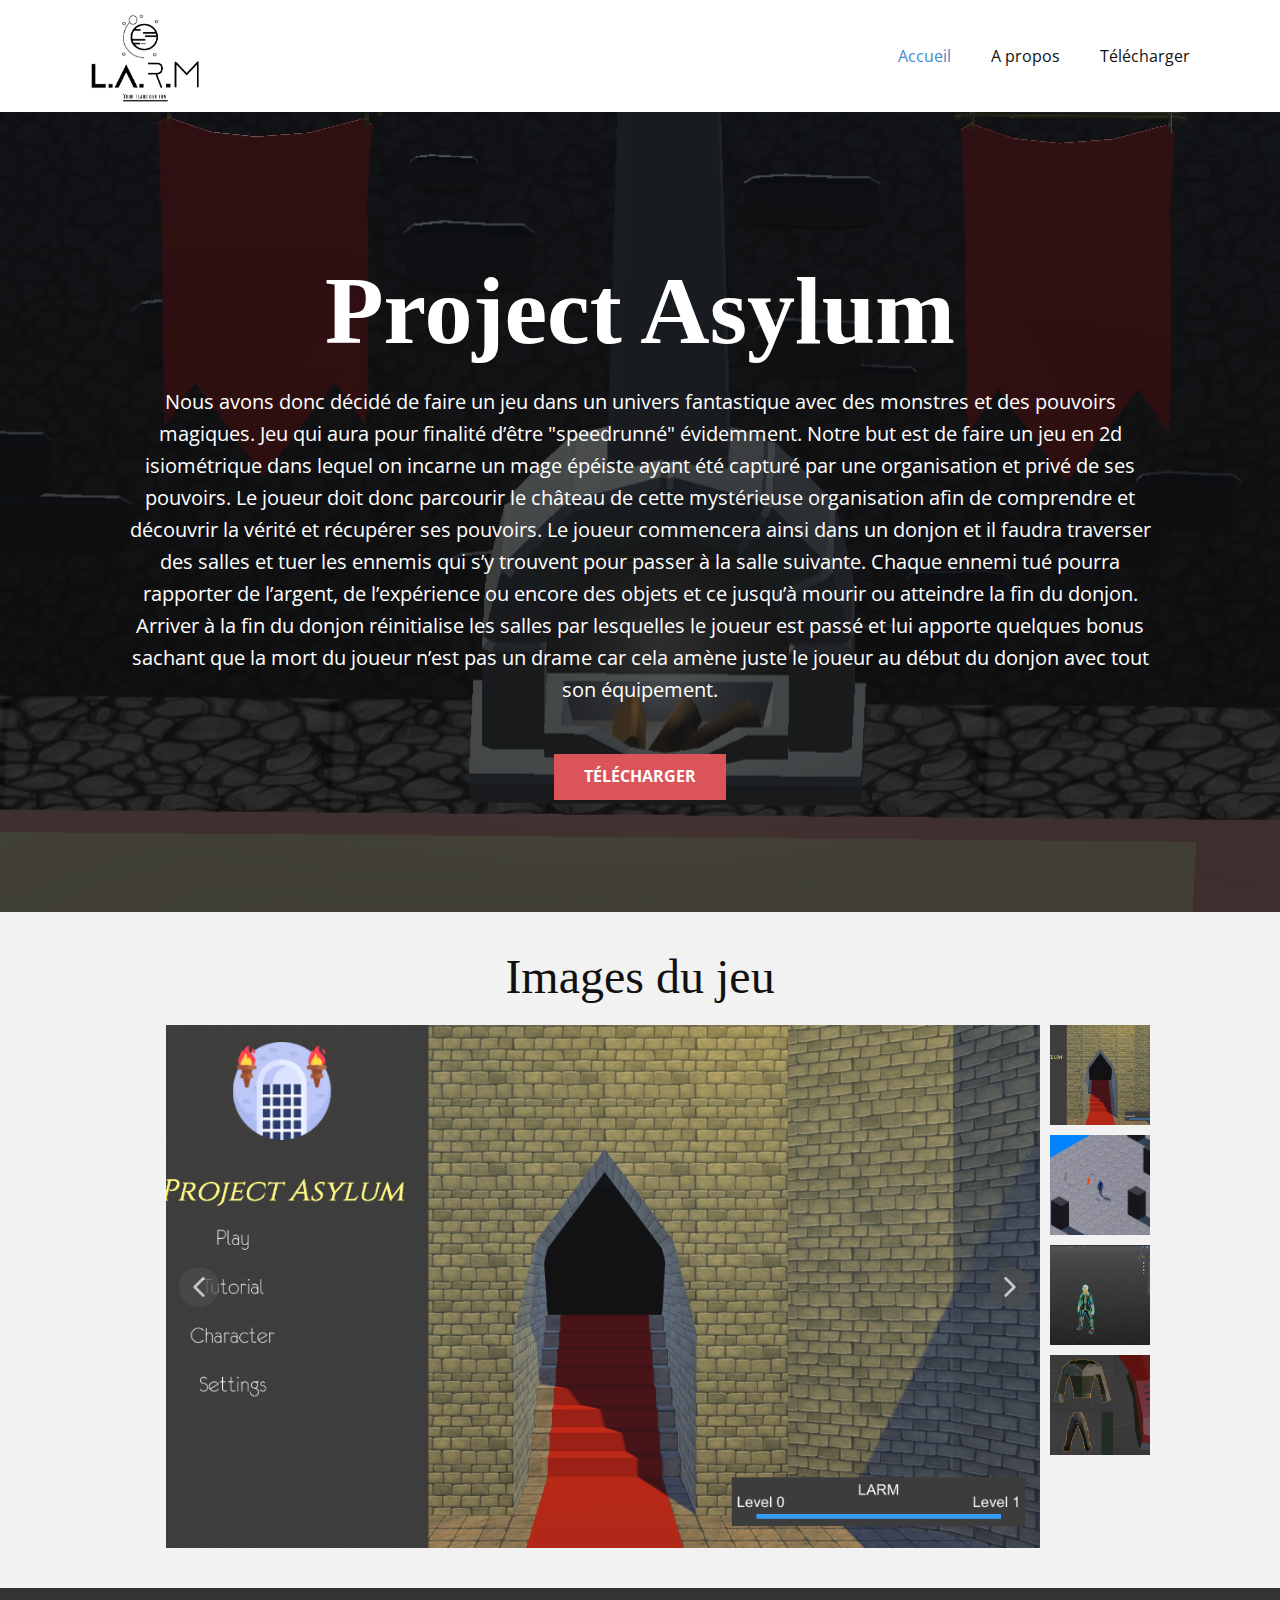
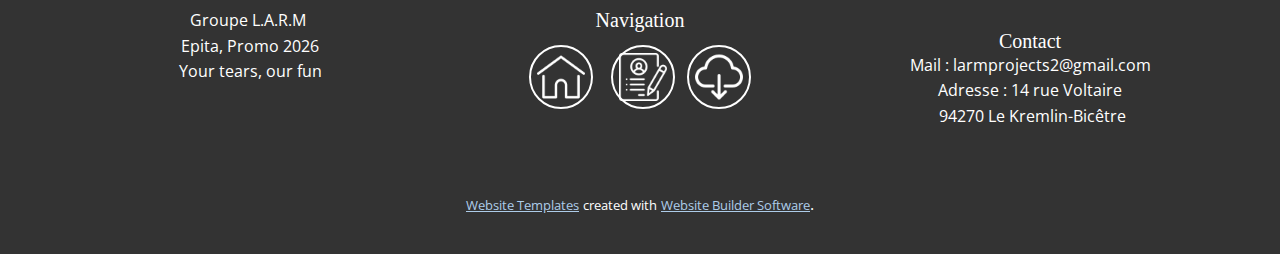
<file: Accueil.html>
<!DOCTYPE html>
<html style="font-size: 16px;">
  <head>
    <meta name="viewport" content="width=device-width, initial-scale=1.0">
    <meta charset="utf-8">
    <meta name="keywords" content="Project Asylum">
    <meta name="description" content="">
    <meta name="page_type" content="np-template-header-footer-from-plugin">
    <title>Accueil</title>
    <link rel="stylesheet" href="nicepage.css" media="screen">
<link rel="stylesheet" href="Accueil.css" media="screen">
    <script class="u-script" type="text/javascript" src="jquery.js" defer=""></script>
    <script class="u-script" type="text/javascript" src="nicepage.js" defer=""></script>
    <meta name="generator" content="Nicepage 4.9.5, nicepage.com">
    <link id="u-theme-google-font" rel="stylesheet" href="https://fonts.googleapis.com/css?family=Roboto:100,100i,300,300i,400,400i,500,500i,700,700i,900,900i|Open+Sans:300,300i,400,400i,500,500i,600,600i,700,700i,800,800i">
    
    
    
    <script type="application/ld+json">{
		"@context": "http://schema.org",
		"@type": "Organization",
		"name": "",
		"logo": "images/icon.jpeg"
}</script>
    <meta name="theme-color" content="#478ac9">
    <meta property="og:title" content="Accueil">
    <meta property="og:type" content="website">
  </head>
  <body class="u-body u-xl-mode"><header class="u-clearfix u-header u-header" id="sec-3fbc"><div class="u-clearfix u-sheet u-sheet-1">
        <a href="Accueil.html" data-page-id="32811132" class="u-image u-logo u-image-1" data-image-width="922" data-image-height="696" title="Accueil">
          <img src="images/icon.jpeg" class="u-logo-image u-logo-image-1">
        </a>
        <nav class="u-menu u-menu-dropdown u-offcanvas u-menu-1">
          <div class="menu-collapse" style="font-size: 1rem; letter-spacing: 0px;">
            <a class="u-button-style u-custom-left-right-menu-spacing u-custom-padding-bottom u-custom-top-bottom-menu-spacing u-nav-link u-text-active-palette-1-base u-text-hover-palette-2-base" href="#">
              <svg class="u-svg-link" viewBox="0 0 24 24"><use xmlns:xlink="http://www.w3.org/1999/xlink" xlink:href="#menu-hamburger"></use></svg>
              <svg class="u-svg-content" version="1.1" id="menu-hamburger" viewBox="0 0 16 16" x="0px" y="0px" xmlns:xlink="http://www.w3.org/1999/xlink" xmlns="http://www.w3.org/2000/svg"><g><rect y="1" width="16" height="2"></rect><rect y="7" width="16" height="2"></rect><rect y="13" width="16" height="2"></rect>
</g></svg>
            </a>
          </div>
          <div class="u-custom-menu u-nav-container">
            <ul class="u-nav u-unstyled u-nav-1"><li class="u-nav-item"><a class="u-button-style u-nav-link u-text-active-palette-1-base u-text-hover-palette-2-base" href="Accueil.html" style="padding: 10px 20px;">Accueil</a>
</li><li class="u-nav-item"><a class="u-button-style u-nav-link u-text-active-palette-1-base u-text-hover-palette-2-base" href="A-propos.html" style="padding: 10px 20px;">A propos</a>
</li><li class="u-nav-item"><a class="u-button-style u-nav-link u-text-active-palette-1-base u-text-hover-palette-2-base" href="Télécharger.html" style="padding: 10px 20px;">Télécharger</a>
</li></ul>
          </div>
          <div class="u-custom-menu u-nav-container-collapse">
            <div class="u-black u-container-style u-inner-container-layout u-opacity u-opacity-95 u-sidenav">
              <div class="u-inner-container-layout u-sidenav-overflow">
                <div class="u-menu-close"></div>
                <ul class="u-align-center u-nav u-popupmenu-items u-unstyled u-nav-2"><li class="u-nav-item"><a class="u-button-style u-nav-link" href="Accueil.html">Accueil</a>
</li><li class="u-nav-item"><a class="u-button-style u-nav-link" href="A-propos.html">A propos</a>
</li><li class="u-nav-item"><a class="u-button-style u-nav-link" href="Télécharger.html">Télécharger</a>
</li></ul>
              </div>
            </div>
            <div class="u-black u-menu-overlay u-opacity u-opacity-70"></div>
          </div>
        </nav>
      </div></header>
    <section class="u-align-center u-clearfix u-image u-shading u-section-1" src="" data-image-width="1293" data-image-height="798" id="sec-47c4">
      <div class="u-clearfix u-sheet u-sheet-1">
        <h1 class="u-custom-font u-font-georgia u-text u-text-default u-title u-text-1">Project Asylum</h1>
        <p class="u-align-center u-large-text u-text u-text-variant u-text-2"> Nous avons donc décidé de faire un jeu dans un univers fantastique avec des monstres
et des pouvoirs magiques. Jeu qui aura pour finalité d’être "speedrunné" évidemment. Notre but est de faire un jeu en 2d isiométrique dans lequel on incarne un
mage épéiste ayant été capturé par une organisation et privé de ses pouvoirs. Le
joueur doit donc parcourir le château de cette mystérieuse organisation afin de comprendre et découvrir la vérité et récupérer ses pouvoirs.
Le joueur commencera ainsi dans un donjon et il faudra traverser des salles et
tuer les ennemis qui s’y trouvent pour passer à la salle suivante. Chaque ennemi
tué pourra rapporter de l’argent, de l’expérience ou encore des objets et ce jusqu’à
mourir ou atteindre la fin du donjon. Arriver à la fin du donjon réinitialise les salles
par lesquelles le joueur est passé et lui apporte quelques bonus sachant que la mort
du joueur n’est pas un drame car cela amène juste le joueur au début du donjon
avec tout son équipement.</p>
        <a href="Télécharger.html" data-page-id="83176170" class="u-btn u-button-style u-palette-2-base u-btn-1">Télécharger</a>
      </div>
    </section>
    <section class="u-align-center u-clearfix u-grey-5 u-section-2" id="sec-6443">
      <div class="u-clearfix u-sheet u-sheet-1">
        <h1 class="u-custom-font u-font-georgia u-text u-text-default u-text-1">Images du jeu</h1>
        <div class="u-carousel u-expanded-width-xs u-gallery u-layout-thumbnails u-lightbox u-no-transition u-show-text-always u-thumbnails-position-right u-gallery-1" data-interval="5000" data-u-ride="carousel" id="carousel-7f0c">
          <div class="u-carousel-inner u-gallery-inner" role="listbox">
            <div class="u-active u-carousel-item u-gallery-item u-carousel-item-1">
              <div class="u-back-slide" data-image-width="1096" data-image-height="614">
                <img class="u-back-image u-expanded" src="images/menunouveau1.jpeg">
              </div>
              <div class="u-over-slide u-over-slide-1">
                <h3 class="u-gallery-heading">Sample Title</h3>
                <p class="u-gallery-text">Sample Text</p>
              </div>
            </div>
            <div class="u-carousel-item u-gallery-item u-carousel-item-2">
              <div class="u-back-slide" data-image-width="1920" data-image-height="1050">
                <img class="u-back-image u-expanded" src="images/jeu.jpeg">
              </div>
              <div class="u-over-slide u-over-slide-2">
                <h3 class="u-gallery-heading">Sample Title</h3>
                <p class="u-gallery-text">Sample Text</p>
              </div>
            </div>
            <div class="u-carousel-item u-gallery-item u-carousel-item-3" data-image-width="529" data-image-height="463">
              <div class="u-back-slide" data-image-width="1901" data-image-height="894">
                <img class="u-back-image u-expanded" src="images/perso2.jpeg">
              </div>
              <div class="u-over-slide u-over-slide-3">
                <h3 class="u-gallery-heading"></h3>
                <p class="u-gallery-text"></p>
              </div>
              <style data-mode="XL" data-visited="true"></style>
              <style data-mode="LG"></style>
              <style data-mode="MD"></style>
              <style data-mode="SM"></style>
              <style data-mode="XS"></style>
            </div>
            <div class="u-carousel-item u-gallery-item u-carousel-item-4" data-image-width="2836" data-image-height="1875">
              <div class="u-back-slide" data-image-width="1204" data-image-height="638">
                <img class="u-back-image u-expanded" src="images/moedele.jpeg">
              </div>
              <div class="u-over-slide u-over-slide-4">
                <h3 class="u-gallery-heading"></h3>
                <p class="u-gallery-text"></p>
              </div>
              <style data-mode="XL" data-visited="true"></style>
              <style data-mode="LG"></style>
              <style data-mode="MD"></style>
              <style data-mode="SM"></style>
              <style data-mode="XS" data-visited="true"></style>
            </div>
          </div>
          <a class="u-absolute-vcenter u-carousel-control u-carousel-control-prev u-grey-70 u-icon-circle u-opacity u-opacity-70 u-spacing-10 u-text-white u-carousel-control-1" href="#carousel-7f0c" role="button" data-u-slide="prev">
            <span aria-hidden="true">
              <svg viewBox="0 0 451.847 451.847"><path d="M97.141,225.92c0-8.095,3.091-16.192,9.259-22.366L300.689,9.27c12.359-12.359,32.397-12.359,44.751,0
c12.354,12.354,12.354,32.388,0,44.748L173.525,225.92l171.903,171.909c12.354,12.354,12.354,32.391,0,44.744
c-12.354,12.365-32.386,12.365-44.745,0l-194.29-194.281C100.226,242.115,97.141,234.018,97.141,225.92z"></path></svg>
            </span>
            <span class="sr-only">
              <svg viewBox="0 0 451.847 451.847"><path d="M97.141,225.92c0-8.095,3.091-16.192,9.259-22.366L300.689,9.27c12.359-12.359,32.397-12.359,44.751,0
c12.354,12.354,12.354,32.388,0,44.748L173.525,225.92l171.903,171.909c12.354,12.354,12.354,32.391,0,44.744
c-12.354,12.365-32.386,12.365-44.745,0l-194.29-194.281C100.226,242.115,97.141,234.018,97.141,225.92z"></path></svg>
            </span>
          </a>
          <a class="u-absolute-vcenter u-carousel-control u-carousel-control-next u-grey-70 u-icon-circle u-opacity u-opacity-70 u-spacing-10 u-text-white u-carousel-control-2" href="#carousel-7f0c" role="button" data-u-slide="next">
            <span aria-hidden="true">
              <svg viewBox="0 0 451.846 451.847"><path d="M345.441,248.292L151.154,442.573c-12.359,12.365-32.397,12.365-44.75,0c-12.354-12.354-12.354-32.391,0-44.744
L278.318,225.92L106.409,54.017c-12.354-12.359-12.354-32.394,0-44.748c12.354-12.359,32.391-12.359,44.75,0l194.287,194.284
c6.177,6.18,9.262,14.271,9.262,22.366C354.708,234.018,351.617,242.115,345.441,248.292z"></path></svg>
            </span>
            <span class="sr-only">
              <svg viewBox="0 0 451.846 451.847"><path d="M345.441,248.292L151.154,442.573c-12.359,12.365-32.397,12.365-44.75,0c-12.354-12.354-12.354-32.391,0-44.744
L278.318,225.92L106.409,54.017c-12.354-12.359-12.354-32.394,0-44.748c12.354-12.359,32.391-12.359,44.75,0l194.287,194.284
c6.177,6.18,9.262,14.271,9.262,22.366C354.708,234.018,351.617,242.115,345.441,248.292z"></path></svg>
            </span>
          </a>
          <ol class="u-carousel-thumbnails u-spacing-10 u-vertical-spacing u-carousel-thumbnails-1">
            <li class="u-active u-carousel-thumbnail u-carousel-thumbnail-1" data-u-target="#carousel-7f0c" data-u-slide-to="0">
              <img class="u-carousel-thumbnail-image u-image" src="images/menunouveau1.jpeg">
            </li>
            <li class="u-carousel-thumbnail u-carousel-thumbnail-2" data-u-target="#carousel-7f0c" data-u-slide-to="1">
              <img class="u-carousel-thumbnail-image u-image" src="images/jeu.jpeg">
            </li>
            <li class="u-carousel-thumbnail u-carousel-thumbnail-3" data-u-target="#carousel-7f0c" data-u-slide-to="2">
              <img class="u-carousel-thumbnail-image u-image" src="images/perso2.jpeg">
            </li>
            <li class="u-carousel-thumbnail u-carousel-thumbnail-1" data-u-target="#carousel-7f0c" data-u-slide-to="3">
              <img class="u-carousel-thumbnail-image u-image" src="images/moedele.jpeg">
            </li>
          </ol>
        </div>
      </div>
    </section>
    
    
    <footer class="u-clearfix u-footer u-grey-80" id="sec-01a0"><div class="u-clearfix u-sheet u-valign-middle u-sheet-1">
        <div class="u-clearfix u-expanded-width u-gutter-30 u-layout-wrap u-layout-wrap-1">
          <div class="u-gutter-0 u-layout">
            <div class="u-layout-row">
              <div class="u-align-left u-container-style u-layout-cell u-left-cell u-size-20 u-size-20-md u-layout-cell-1">
                <div class="u-container-layout u-valign-middle u-container-layout-1"><!--position-->
                  <div data-position="" class="u-position u-position-1"><!--block-->
                    <div class="u-block">
                      <div class="u-block-container u-clearfix"><!--block_header-->
                        <h5 class="u-align-center u-block-header u-text"><!--block_header_content--><!--/block_header_content--></h5><!--/block_header--><!--block_content-->
                        <div class="u-align-center u-block-content u-text"><!--block_content_content--> Groupe L.A.R.M&nbsp;<br>Epita, Promo 2026<br>Your tears, our fun<!--/block_content_content-->
                        </div><!--/block_content-->
                      </div>
                    </div><!--/block-->
                  </div><!--/position-->
                </div>
              </div>
              <div class="u-align-left u-container-style u-layout-cell u-size-20 u-size-20-md u-layout-cell-2">
                <div class="u-container-layout u-container-layout-2"><!--position-->
                  <div data-position="" class="u-position u-position-2"><!--block-->
                    <div class="u-block">
                      <div class="u-block-container u-clearfix"><!--block_header-->
                        <h5 class="u-align-center u-block-header u-custom-font u-font-georgia u-text"><!--block_header_content-->Navigation<!--/block_header_content--></h5><!--/block_header--><!--block_content-->
                        <div class="u-block-content u-text"><!--block_content_content--><!--/block_content_content--></div><!--/block_content-->
                      </div>
                    </div><!--/block-->
                  </div><!--/position--><span class="u-border-2 u-border-white u-file-icon u-icon u-icon-rounded u-radius-50 u-text-white u-icon-1" data-href="A-propos.html" data-page-id="2088803656"><img src="images/4.png" alt=""></span><span class="u-border-2 u-border-white u-file-icon u-icon u-icon-rounded u-radius-50 u-text-white u-icon-2" data-href="Accueil.html" data-page-id="32811132"><img src="images/5.png" alt=""></span><span class="u-border-2 u-border-white u-file-icon u-icon u-icon-rounded u-radius-50 u-text-white u-icon-3" data-href="Télécharger.html" data-page-id="83176170"><img src="images/6.png" alt=""></span>
                </div>
              </div>
              <div class="u-align-left u-container-style u-layout-cell u-right-cell u-size-20 u-size-20-md u-layout-cell-3">
                <div class="u-container-layout u-valign-middle u-container-layout-3"><!--position-->
                  <div data-position="" class="u-position u-position-3"><!--block-->
                    <div class="u-block">
                      <div class="u-block-container u-clearfix"><!--block_header-->
                        <h5 class="u-align-center u-block-header u-custom-font u-font-georgia u-text"><!--block_header_content-->Contact<!--/block_header_content--></h5><!--/block_header--><!--block_content-->
                        <div class="u-align-center u-block-content u-text"><!--block_content_content-->Mail : larmprojects2@gmail.com<br>Adresse : 14 rue Voltaire<br>&nbsp;94270 Le Kremlin-Bicêtre<!--/block_content_content-->
                        </div><!--/block_content-->
                      </div>
                    </div><!--/block-->
                  </div><!--/position-->
                </div>
              </div>
            </div>
          </div>
        </div>
      </div></footer>
    <section class="u-backlink u-clearfix u-grey-80">
      <a class="u-link" href="https://nicepage.com/website-templates" target="_blank">
        <span>Website Templates</span>
      </a>
      <p class="u-text">
        <span>created with</span>
      </p>
      <a class="u-link" href="" target="_blank">
        <span>Website Builder Software</span>
      </a>. 
    </section>
  </body>
</html>
</file>
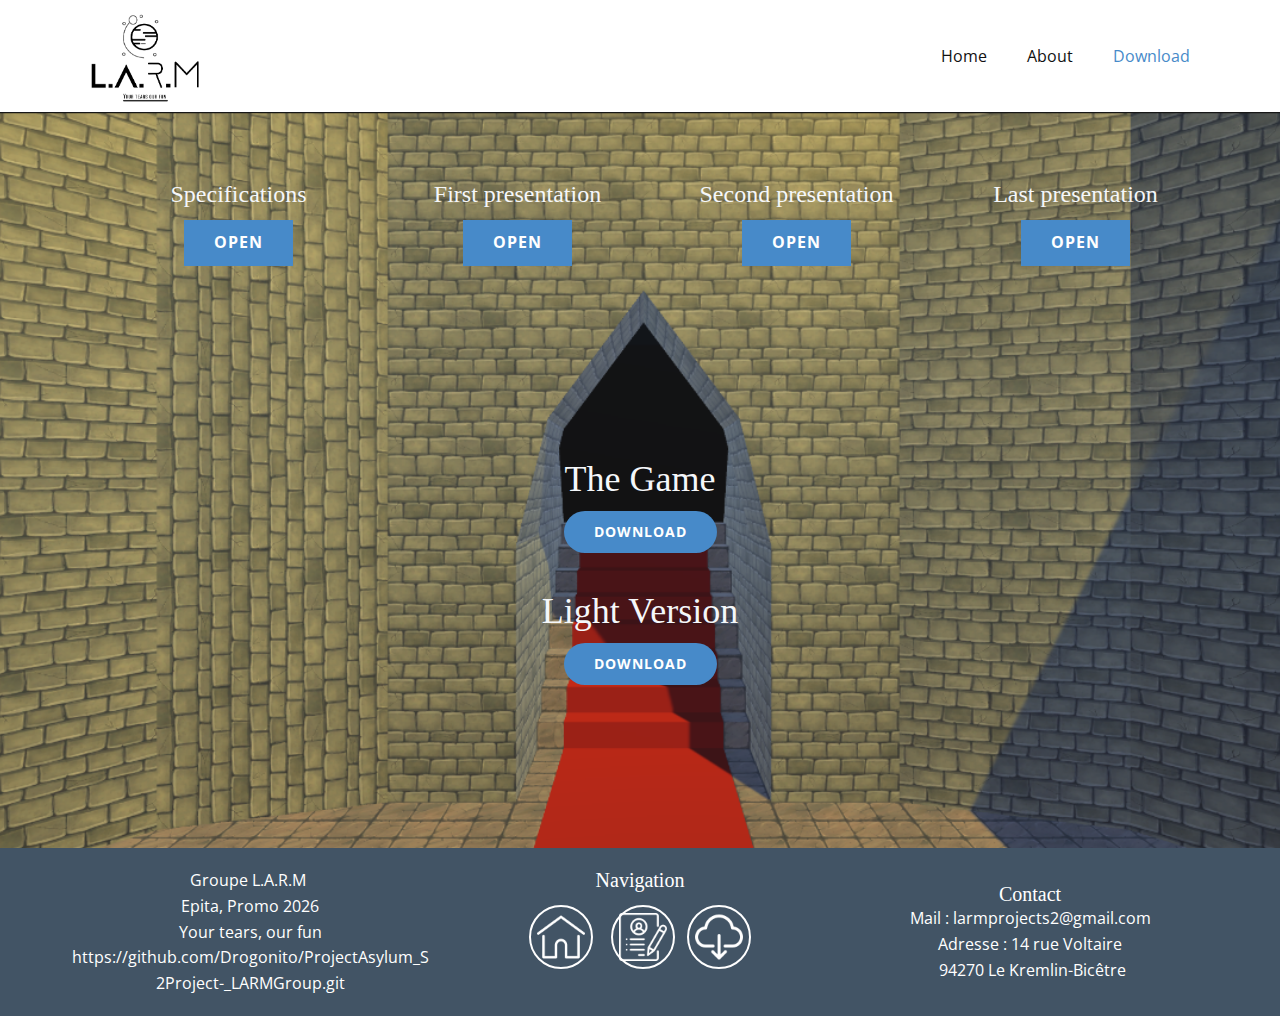
<file: Download.html>
<!DOCTYPE html>
<html style="font-size: 16px;">
  <head>
    <meta name="viewport" content="width=device-width, initial-scale=1.0">
    <meta charset="utf-8">
    <meta name="keywords" content="Le Jeu">
    <meta name="description" content="">
    <meta name="page_type" content="np-template-header-footer-from-plugin">
    <title>Download</title>
    <link rel="stylesheet" href="nicepage.css" media="screen">
<link rel="stylesheet" href="Download.css" media="screen">
    <script class="u-script" type="text/javascript" src="jquery.js" defer=""></script>
    <script class="u-script" type="text/javascript" src="nicepage.js" defer=""></script>
    <meta name="generator" content="Nicepage 4.9.5, nicepage.com">
    <link id="u-theme-google-font" rel="stylesheet" href="https://fonts.googleapis.com/css?family=Roboto:100,100i,300,300i,400,400i,500,500i,700,700i,900,900i|Open+Sans:300,300i,400,400i,500,500i,600,600i,700,700i,800,800i">
    
    
    <script type="application/ld+json">{
		"@context": "http://schema.org",
		"@type": "Organization",
		"name": "",
		"logo": "images/icon.jpeg"
}</script>
    <meta name="theme-color" content="#478ac9">
    <meta property="og:title" content="Download">
    <meta property="og:type" content="website">
  </head>
  <body class="u-body u-xl-mode"><header class="u-clearfix u-header u-header" id="sec-3fbc"><div class="u-clearfix u-sheet u-sheet-1">
        <a href="Home.html" data-page-id="32811132" class="u-image u-logo u-image-1" data-image-width="922" data-image-height="696" title="Accueil">
          <img src="images/icon.jpeg" class="u-logo-image u-logo-image-1">
        </a>
        <nav class="u-menu u-menu-dropdown u-offcanvas u-menu-1">
          <div class="menu-collapse" style="font-size: 1rem; letter-spacing: 0px;">
            <a class="u-button-style u-custom-left-right-menu-spacing u-custom-padding-bottom u-custom-top-bottom-menu-spacing u-nav-link u-text-active-palette-1-base u-text-hover-palette-2-base" href="#">
              <svg class="u-svg-link" viewBox="0 0 24 24"><use xmlns:xlink="http://www.w3.org/1999/xlink" xlink:href="#menu-hamburger"></use></svg>
              <svg class="u-svg-content" version="1.1" id="menu-hamburger" viewBox="0 0 16 16" x="0px" y="0px" xmlns:xlink="http://www.w3.org/1999/xlink" xmlns="http://www.w3.org/2000/svg"><g><rect y="1" width="16" height="2"></rect><rect y="7" width="16" height="2"></rect><rect y="13" width="16" height="2"></rect>
</g></svg>
            </a>
          </div>
          <div class="u-custom-menu u-nav-container">
            <ul class="u-nav u-unstyled u-nav-1"><li class="u-nav-item"><a class="u-button-style u-nav-link u-text-active-palette-1-base u-text-hover-palette-2-base" href="Home.html" style="padding: 10px 20px;">Home</a>
</li><li class="u-nav-item"><a class="u-button-style u-nav-link u-text-active-palette-1-base u-text-hover-palette-2-base" href="About.html" style="padding: 10px 20px;">About</a>
</li><li class="u-nav-item"><a class="u-button-style u-nav-link u-text-active-palette-1-base u-text-hover-palette-2-base" href="Download.html" style="padding: 10px 20px;">Download</a>
</li></ul>
          </div>
          <div class="u-custom-menu u-nav-container-collapse">
            <div class="u-black u-container-style u-inner-container-layout u-opacity u-opacity-95 u-sidenav">
              <div class="u-inner-container-layout u-sidenav-overflow">
                <div class="u-menu-close"></div>
                <ul class="u-align-center u-nav u-popupmenu-items u-unstyled u-nav-2"><li class="u-nav-item"><a class="u-button-style u-nav-link" href="Home.html">Home</a>
</li><li class="u-nav-item"><a class="u-button-style u-nav-link" href="About.html">About</a>
</li><li class="u-nav-item"><a class="u-button-style u-nav-link" href="Download.html">Download</a>
</li></ul>
              </div>
            </div>
            <div class="u-black u-menu-overlay u-opacity u-opacity-70"></div>
          </div>
        </nav>
      </div></header>
    <section class="u-clearfix u-image u-section-1" id="sec-b6b0" data-image-width="1096" data-image-height="618">
      <div class="u-clearfix u-sheet u-sheet-1">
        <div class="u-list u-list-1">
          <div class="u-repeater u-repeater-1">
            <div class="u-align-left u-container-style u-list-item u-repeater-item">
              <div class="u-container-layout u-similar-container u-valign-top u-container-layout-1">
                <h3 class="u-custom-font u-font-georgia u-text u-text-default u-text-palette-5-light-3 u-text-1">Specifications</h3>
                <a href="files/Cahier_des_Charges___Project_Asylum.pdf" class="u-align-center u-btn u-button-style u-file-link u-hover-palette-1-dark-1 u-palette-1-base u-btn-1" target="_blank">open</a>
              </div>
            </div>
            <div class="u-align-left u-container-style u-list-item u-repeater-item">
              <div class="u-container-layout u-similar-container u-valign-top u-container-layout-2">
                <h3 class="u-custom-font u-font-georgia u-text u-text-default u-text-palette-5-light-3 u-text-2">First presentation</h3>
                <a href="files/Soutenance_1___Project_Asylum.pdf" class="u-align-center u-btn u-button-style u-file-link u-hover-palette-1-dark-1 u-palette-1-base u-btn-2" target="_blank">open</a>
              </div>
            </div>
            <div class="u-align-left u-container-style u-list-item u-repeater-item">
              <div class="u-container-layout u-similar-container u-valign-top u-container-layout-3">
                <h3 class="u-custom-font u-font-georgia u-text u-text-default u-text-palette-5-light-3 u-text-3">Second presentation</h3>
                <a href="files/Soutenance_2___Project_Asylum.pdf" class="u-align-center u-btn u-button-style u-file-link u-hover-palette-1-dark-1 u-palette-1-base u-btn-3" target="_blank">open</a>
              </div>
            </div>
            <div class="u-align-left u-container-style u-list-item u-repeater-item">
              <div class="u-container-layout u-similar-container u-valign-top u-container-layout-4">
                <h3 class="u-custom-font u-font-georgia u-text u-text-default u-text-palette-5-light-3 u-text-4">Last presentation</h3>
                <a href="files/Soutenance__3___Project_Asylum.pdf" class="u-align-center u-btn u-button-style u-file-link u-hover-palette-1-dark-1 u-palette-1-base u-btn-4" target="_blank">open</a>
              </div>
            </div>
          </div>
        </div>
        <h2 class="u-align-center u-custom-font u-font-georgia u-text u-text-default u-text-palette-5-light-3 u-text-5">The Game</h2>
        <a href="files/Project Asylum - LARM GROUP.exe" class="u-btn u-btn-round u-button-style u-hover-palette-1-dark-1 u-palette-1-base u-radius-50 u-btn-5">Download </a>
        <h2 class="u-align-center u-custom-font u-font-georgia u-text u-text-default u-text-palette-5-light-3 u-text-6">Light Version</h2>
        <a href="files/Project Asylum - LARM GROUP.exe" class="u-btn u-btn-round u-button-style u-hover-palette-1-dark-1 u-palette-1-base u-radius-50 u-btn-6">Download </a>
      </div>
    </section>
    
    
    <footer class="u-clearfix u-footer u-palette-1-dark-2" id="sec-01a0"><div class="u-clearfix u-sheet u-valign-middle u-sheet-1">
        <div class="u-clearfix u-expanded-width u-gutter-30 u-layout-wrap u-layout-wrap-1">
          <div class="u-gutter-0 u-layout">
            <div class="u-layout-row">
              <div class="u-align-left u-container-style u-layout-cell u-left-cell u-size-20 u-size-20-md u-layout-cell-1">
                <div class="u-container-layout u-container-layout-1"><!--position-->
                  <div data-position="" class="u-position u-position-1"><!--block-->
                    <div class="u-block">
                      <div class="u-block-container u-clearfix"><!--block_header-->
                        <h5 class="u-align-center u-block-header u-text"><!--block_header_content--><!--/block_header_content--></h5><!--/block_header--><!--block_content-->
                        <div class="u-align-center u-block-content u-text"><!--block_content_content--> Groupe L.A.R.M&nbsp;<br>Epita, Promo 2026<br>Your tears, our fun<br>https://github.com/Drogonito/ProjectAsylum_S2Project-_LARMGroup.git<br><!--/block_content_content-->
                        </div><!--/block_content-->
                      </div>
                    </div><!--/block-->
                  </div><!--/position-->
                </div>
              </div>
              <div class="u-align-left u-container-style u-layout-cell u-size-20 u-size-20-md u-layout-cell-2">
                <div class="u-container-layout u-container-layout-2"><!--position-->
                  <div data-position="" class="u-position u-position-2"><!--block-->
                    <div class="u-block">
                      <div class="u-block-container u-clearfix"><!--block_header-->
                        <h5 class="u-align-center u-block-header u-custom-font u-font-georgia u-text"><!--block_header_content-->Navigation<!--/block_header_content--></h5><!--/block_header--><!--block_content-->
                        <div class="u-block-content u-text"><!--block_content_content--><!--/block_content_content--></div><!--/block_content-->
                      </div>
                    </div><!--/block-->
                  </div><!--/position--><span class="u-border-2 u-border-white u-file-icon u-icon u-icon-rounded u-radius-50 u-text-white u-icon-1" data-href="About.html" data-page-id="2088803656"><img src="images/4.png" alt=""></span><span class="u-border-2 u-border-white u-file-icon u-icon u-icon-rounded u-radius-50 u-text-white u-icon-2" data-href="Home.html" data-page-id="32811132"><img src="images/5.png" alt=""></span><span class="u-border-2 u-border-white u-file-icon u-icon u-icon-rounded u-radius-50 u-text-white u-icon-3" data-href="Download.html" data-page-id="83176170"><img src="images/6.png" alt=""></span>
                </div>
              </div>
              <div class="u-align-left u-container-style u-layout-cell u-right-cell u-size-20 u-size-20-md u-layout-cell-3">
                <div class="u-container-layout u-container-layout-3"><!--position-->
                  <div data-position="" class="u-position u-position-3"><!--block-->
                    <div class="u-block">
                      <div class="u-block-container u-clearfix"><!--block_header-->
                        <h5 class="u-align-center u-block-header u-custom-font u-font-georgia u-text"><!--block_header_content-->Contact<!--/block_header_content--></h5><!--/block_header--><!--block_content-->
                        <div class="u-align-center u-block-content u-text"><!--block_content_content-->Mail : larmprojects2@gmail.com<br>Adresse : 14 rue Voltaire<br>&nbsp;94270 Le Kremlin-Bicêtre<!--/block_content_content-->
                        </div><!--/block_content-->
                      </div>
                    </div><!--/block-->
                  </div><!--/position-->
                </div>
              </div>
            </div>
          </div>
        </div>
      </div></footer>
  </body>
</html>
</file>
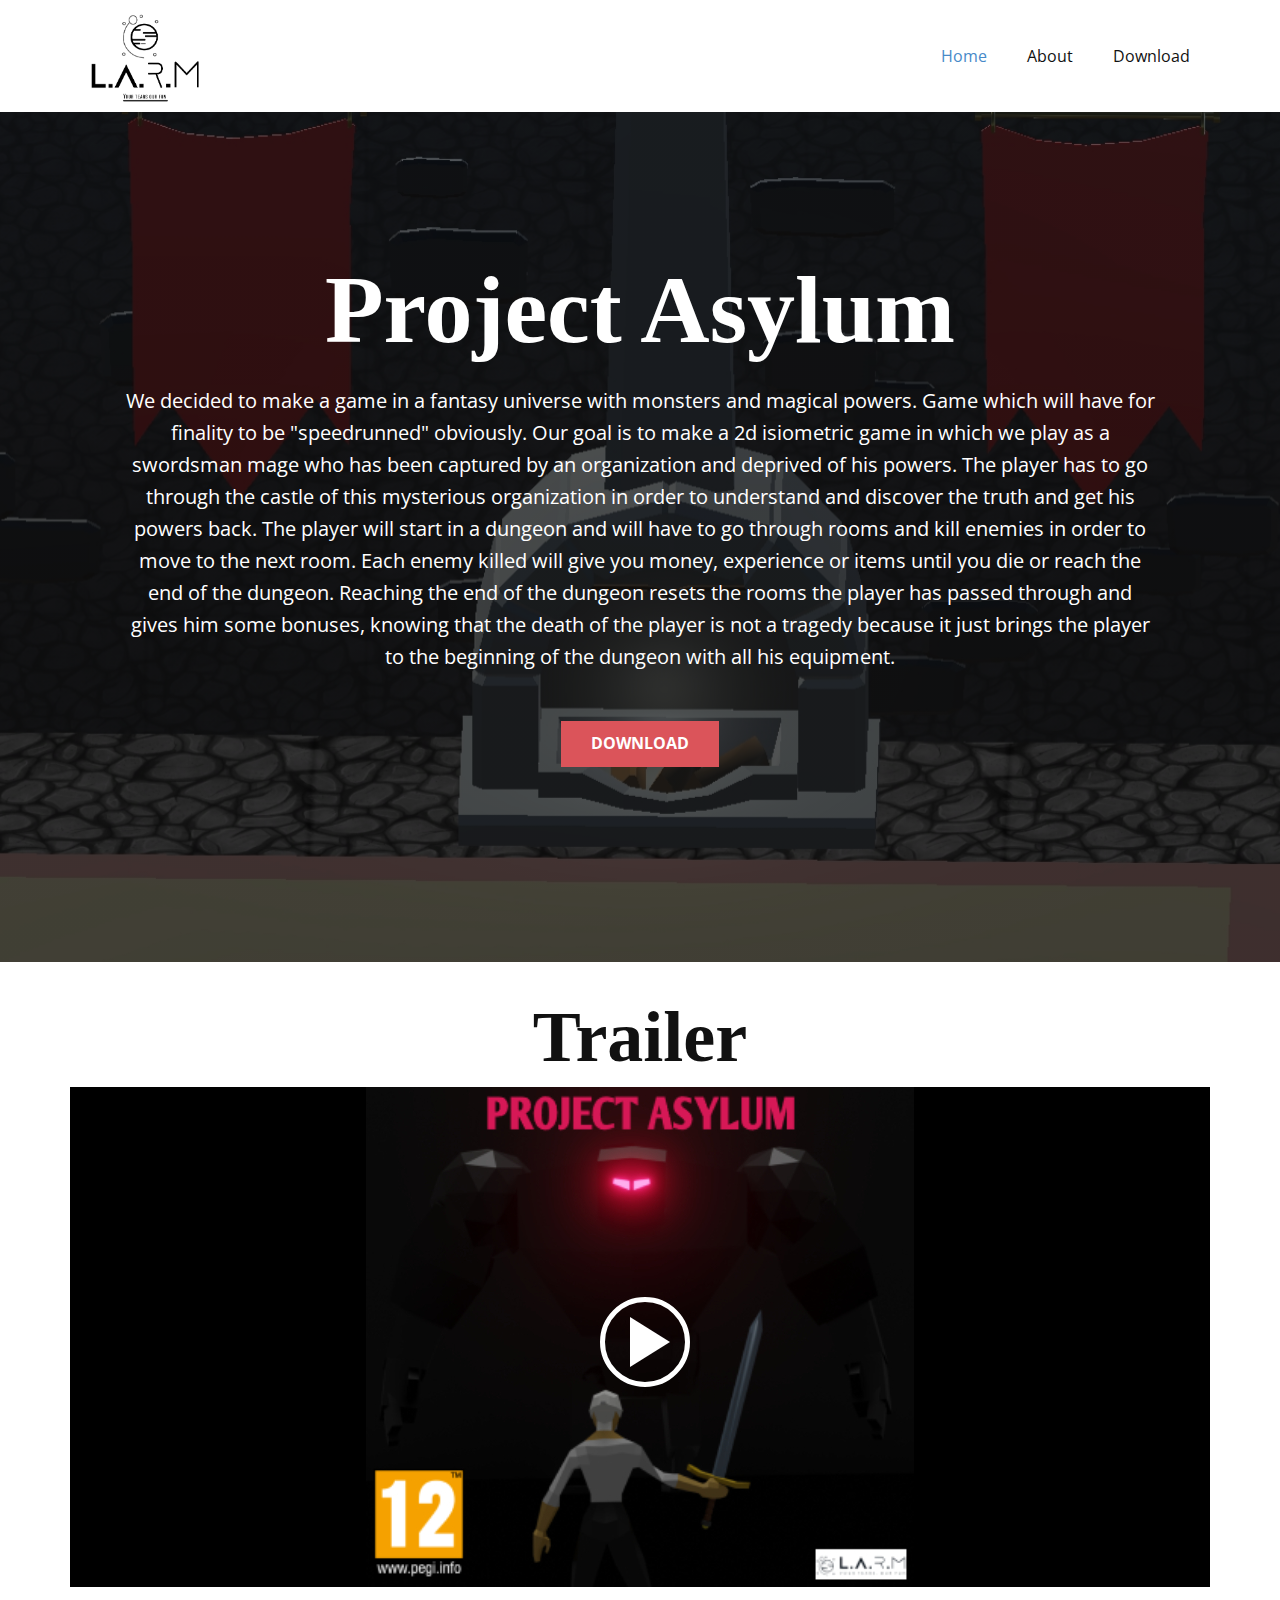
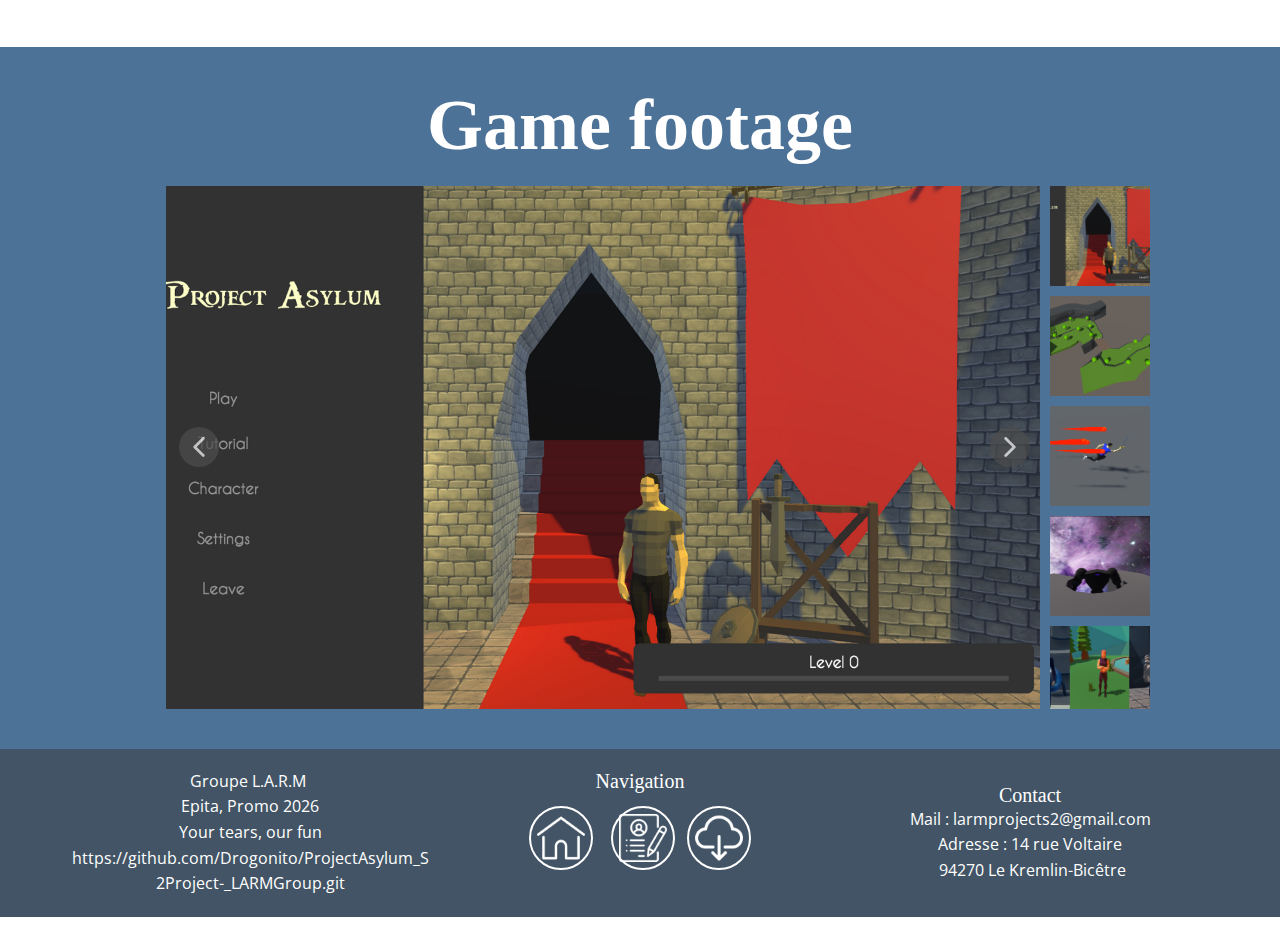
<file: Home.html>
<!DOCTYPE html>
<html style="font-size: 16px;">
  <head>
    <meta name="viewport" content="width=device-width, initial-scale=1.0">
    <meta charset="utf-8">
    <meta name="keywords" content="Project Asylum">
    <meta name="description" content="">
    <meta name="page_type" content="np-template-header-footer-from-plugin">
    <title>Home</title>
    <link rel="stylesheet" href="nicepage.css" media="screen">
<link rel="stylesheet" href="Home.css" media="screen">
    <script class="u-script" type="text/javascript" src="jquery.js" defer=""></script>
    <script class="u-script" type="text/javascript" src="nicepage.js" defer=""></script>
    <meta name="generator" content="Nicepage 4.9.5, nicepage.com">
    <link id="u-theme-google-font" rel="stylesheet" href="https://fonts.googleapis.com/css?family=Roboto:100,100i,300,300i,400,400i,500,500i,700,700i,900,900i|Open+Sans:300,300i,400,400i,500,500i,600,600i,700,700i,800,800i">
    
    
    
    
    <script type="application/ld+json">{
		"@context": "http://schema.org",
		"@type": "Organization",
		"name": "",
		"logo": "images/icon.jpeg"
}</script>
    <meta name="theme-color" content="#478ac9">
    <meta property="og:title" content="Home">
    <meta property="og:type" content="website">
  </head>
  <body class="u-body u-xl-mode"><header class="u-clearfix u-header u-header" id="sec-3fbc"><div class="u-clearfix u-sheet u-sheet-1">
        <a href="Home.html" data-page-id="32811132" class="u-image u-logo u-image-1" data-image-width="922" data-image-height="696" title="Accueil">
          <img src="images/icon.jpeg" class="u-logo-image u-logo-image-1">
        </a>
        <nav class="u-menu u-menu-dropdown u-offcanvas u-menu-1">
          <div class="menu-collapse" style="font-size: 1rem; letter-spacing: 0px;">
            <a class="u-button-style u-custom-left-right-menu-spacing u-custom-padding-bottom u-custom-top-bottom-menu-spacing u-nav-link u-text-active-palette-1-base u-text-hover-palette-2-base" href="#">
              <svg class="u-svg-link" viewBox="0 0 24 24"><use xmlns:xlink="http://www.w3.org/1999/xlink" xlink:href="#menu-hamburger"></use></svg>
              <svg class="u-svg-content" version="1.1" id="menu-hamburger" viewBox="0 0 16 16" x="0px" y="0px" xmlns:xlink="http://www.w3.org/1999/xlink" xmlns="http://www.w3.org/2000/svg"><g><rect y="1" width="16" height="2"></rect><rect y="7" width="16" height="2"></rect><rect y="13" width="16" height="2"></rect>
</g></svg>
            </a>
          </div>
          <div class="u-custom-menu u-nav-container">
            <ul class="u-nav u-unstyled u-nav-1"><li class="u-nav-item"><a class="u-button-style u-nav-link u-text-active-palette-1-base u-text-hover-palette-2-base" href="Home.html" style="padding: 10px 20px;">Home</a>
</li><li class="u-nav-item"><a class="u-button-style u-nav-link u-text-active-palette-1-base u-text-hover-palette-2-base" href="About.html" style="padding: 10px 20px;">About</a>
</li><li class="u-nav-item"><a class="u-button-style u-nav-link u-text-active-palette-1-base u-text-hover-palette-2-base" href="Download.html" style="padding: 10px 20px;">Download</a>
</li></ul>
          </div>
          <div class="u-custom-menu u-nav-container-collapse">
            <div class="u-black u-container-style u-inner-container-layout u-opacity u-opacity-95 u-sidenav">
              <div class="u-inner-container-layout u-sidenav-overflow">
                <div class="u-menu-close"></div>
                <ul class="u-align-center u-nav u-popupmenu-items u-unstyled u-nav-2"><li class="u-nav-item"><a class="u-button-style u-nav-link" href="Home.html">Home</a>
</li><li class="u-nav-item"><a class="u-button-style u-nav-link" href="About.html">About</a>
</li><li class="u-nav-item"><a class="u-button-style u-nav-link" href="Download.html">Download</a>
</li></ul>
              </div>
            </div>
            <div class="u-black u-menu-overlay u-opacity u-opacity-70"></div>
          </div>
        </nav>
      </div></header>
    <section class="u-align-center u-clearfix u-image u-shading u-section-1" src="" data-image-width="1293" data-image-height="798" id="sec-47c4">
      <div class="u-clearfix u-sheet u-sheet-1">
        <h1 class="u-custom-font u-font-georgia u-text u-text-default u-title u-text-1">Project Asylum</h1>
        <p class="u-align-center u-large-text u-text u-text-variant u-text-2"> We decided to make a game in a fantasy universe with monsters and magical powers. Game which will have for finality to be "speedrunned" obviously. Our goal is to make a 2d isiometric game in which we play as a swordsman mage who has been captured by an organization and deprived of his powers. The player has to go through the castle of this mysterious organization in order to understand and discover the truth and get his powers back. The player will start in a dungeon and will have to go through rooms and kill enemies in order to move to the next room. Each enemy killed will give you money, experience or items until you die or reach the end of the dungeon. Reaching the end of the dungeon resets the rooms the player has passed through and gives him some bonuses, knowing that the death of the player is not a tragedy because it just brings the player to the beginning of the dungeon with all his equipment.<br>
        </p>
        <a href="Download.html" data-page-id="83176170" class="u-btn u-button-style u-palette-2-base u-btn-1">Download</a>
      </div>
    </section>
    <section class="u-clearfix u-white u-section-2" id="sec-9580">
      <div class="u-clearfix u-sheet u-sheet-1">
        <h1 class="u-custom-font u-font-georgia u-text u-text-default u-text-1">Trailer</h1>
        <div class="u-align-left u-expanded-width u-left-0 u-video u-video-contain u-video-1">
          <div class="embed-responsive embed-responsive-1">
            <iframe style="position: absolute;top: 0;left: 0;width: 100%;height: 100%;" class="embed-responsive-item" data-src="https://www.youtube.com/embed/I15r64bBXB4?mute=0&amp;showinfo=0&amp;controls=1&amp;start=0" data-poster="images/Miniaturevideosite1.jpg" frameborder="0" allowfullscreen=""></iframe>
            <button class="u-video-poster u-video-poster-1" data-src="images/Miniaturevideosite1.jpg"></button>
          </div>
        </div>
      </div>
    </section>
    <section class="u-align-center u-clearfix u-palette-1-dark-1 u-section-3" id="sec-6443">
      <div class="u-clearfix u-sheet u-sheet-1">
        <h1 class="u-custom-font u-font-georgia u-text u-text-default u-text-1">
          <span style="font-weight: 700;">Game </span>
          <span style="font-weight: 700;">footage</span>
        </h1>
        <div class="u-carousel u-expanded-width-xs u-gallery u-layout-thumbnails u-lightbox u-no-transition u-show-text-always u-thumbnails-position-right u-gallery-1" data-interval="5000" data-u-ride="carousel" id="carousel-7f0c">
          <div class="u-carousel-inner u-gallery-inner" role="listbox">
            <div class="u-active u-carousel-item u-gallery-item u-carousel-item-1">
              <div class="u-back-slide" data-image-width="1600" data-image-height="875">
                <img class="u-back-image u-expanded" src="images/Imagejeusite.png">
              </div>
              <div class="u-over-slide u-over-slide-1">
                <h3 class="u-gallery-heading">Sample Title</h3>
                <p class="u-gallery-text">Sample Text</p>
              </div>
            </div>
            <div class="u-carousel-item u-gallery-item u-carousel-item-2">
              <div class="u-back-slide" data-image-width="862" data-image-height="516">
                <img class="u-back-image u-expanded" src="images/tutoMap.png">
              </div>
              <div class="u-over-slide u-over-slide-2">
                <h3 class="u-gallery-heading">Sample Title</h3>
                <p class="u-gallery-text">Sample Text</p>
              </div>
            </div>
            <div class="u-carousel-item u-gallery-item u-carousel-item-3" data-image-width="529" data-image-height="463">
              <div class="u-back-slide" data-image-width="1113" data-image-height="454">
                <img class="u-back-image u-expanded" src="images/screendash.png">
              </div>
              <div class="u-over-slide u-over-slide-3">
                <h3 class="u-gallery-heading"></h3>
                <p class="u-gallery-text"></p>
              </div>
              <style data-mode="XL" data-visited="true"></style>
              <style data-mode="LG"></style>
              <style data-mode="MD"></style>
              <style data-mode="SM"></style>
              <style data-mode="XS"></style>
            </div>
            <div class="u-carousel-item u-gallery-item u-carousel-item-4" data-image-width="2836" data-image-height="1875">
              <div class="u-back-slide" data-image-width="1407" data-image-height="795">
                <img class="u-back-image u-expanded" src="images/Grosboss.png">
              </div>
              <div class="u-over-slide u-over-slide-4">
                <h3 class="u-gallery-heading"></h3>
                <p class="u-gallery-text"></p>
              </div>
              <style data-mode="XL" data-visited="true"></style>
              <style data-mode="LG"></style>
              <style data-mode="MD"></style>
              <style data-mode="SM"></style>
              <style data-mode="XS" data-visited="true"></style>
            </div>
            <div class="u-carousel-item u-gallery-item u-carousel-item-5" data-image-width="1140" data-image-height="500">
              <div class="u-back-slide" data-image-width="1600" data-image-height="947">
                <img class="u-back-image u-expanded" src="images/Boss.png">
              </div>
              <div class="u-over-slide u-over-slide-5">
                <h3 class="u-gallery-heading"></h3>
                <p class="u-gallery-text"></p>
              </div>
              <style data-mode="XL"></style>
              <style data-mode="LG"></style>
              <style data-mode="MD"></style>
              <style data-mode="SM"></style>
              <style data-mode="XS"></style>
            </div>
          </div>
          <a class="u-absolute-vcenter u-carousel-control u-carousel-control-prev u-grey-70 u-icon-circle u-opacity u-opacity-70 u-spacing-10 u-text-white u-carousel-control-1" href="#carousel-7f0c" role="button" data-u-slide="prev">
            <span aria-hidden="true">
              <svg viewBox="0 0 451.847 451.847"><path d="M97.141,225.92c0-8.095,3.091-16.192,9.259-22.366L300.689,9.27c12.359-12.359,32.397-12.359,44.751,0
c12.354,12.354,12.354,32.388,0,44.748L173.525,225.92l171.903,171.909c12.354,12.354,12.354,32.391,0,44.744
c-12.354,12.365-32.386,12.365-44.745,0l-194.29-194.281C100.226,242.115,97.141,234.018,97.141,225.92z"></path></svg>
            </span>
            <span class="sr-only">
              <svg viewBox="0 0 451.847 451.847"><path d="M97.141,225.92c0-8.095,3.091-16.192,9.259-22.366L300.689,9.27c12.359-12.359,32.397-12.359,44.751,0
c12.354,12.354,12.354,32.388,0,44.748L173.525,225.92l171.903,171.909c12.354,12.354,12.354,32.391,0,44.744
c-12.354,12.365-32.386,12.365-44.745,0l-194.29-194.281C100.226,242.115,97.141,234.018,97.141,225.92z"></path></svg>
            </span>
          </a>
          <a class="u-absolute-vcenter u-carousel-control u-carousel-control-next u-grey-70 u-icon-circle u-opacity u-opacity-70 u-spacing-10 u-text-white u-carousel-control-2" href="#carousel-7f0c" role="button" data-u-slide="next">
            <span aria-hidden="true">
              <svg viewBox="0 0 451.846 451.847"><path d="M345.441,248.292L151.154,442.573c-12.359,12.365-32.397,12.365-44.75,0c-12.354-12.354-12.354-32.391,0-44.744
L278.318,225.92L106.409,54.017c-12.354-12.359-12.354-32.394,0-44.748c12.354-12.359,32.391-12.359,44.75,0l194.287,194.284
c6.177,6.18,9.262,14.271,9.262,22.366C354.708,234.018,351.617,242.115,345.441,248.292z"></path></svg>
            </span>
            <span class="sr-only">
              <svg viewBox="0 0 451.846 451.847"><path d="M345.441,248.292L151.154,442.573c-12.359,12.365-32.397,12.365-44.75,0c-12.354-12.354-12.354-32.391,0-44.744
L278.318,225.92L106.409,54.017c-12.354-12.359-12.354-32.394,0-44.748c12.354-12.359,32.391-12.359,44.75,0l194.287,194.284
c6.177,6.18,9.262,14.271,9.262,22.366C354.708,234.018,351.617,242.115,345.441,248.292z"></path></svg>
            </span>
          </a>
          <ol class="u-carousel-thumbnails u-spacing-10 u-vertical-spacing u-carousel-thumbnails-1">
            <li class="u-active u-carousel-thumbnail u-carousel-thumbnail-1" data-u-target="#carousel-7f0c" data-u-slide-to="0">
              <img class="u-carousel-thumbnail-image u-image" src="images/Imagejeusite.png">
            </li>
            <li class="u-carousel-thumbnail u-carousel-thumbnail-2" data-u-target="#carousel-7f0c" data-u-slide-to="1">
              <img class="u-carousel-thumbnail-image u-image" src="images/tutoMap.png">
            </li>
            <li class="u-carousel-thumbnail u-carousel-thumbnail-3" data-u-target="#carousel-7f0c" data-u-slide-to="2">
              <img class="u-carousel-thumbnail-image u-image" src="images/screendash.png">
            </li>
            <li class="u-carousel-thumbnail u-carousel-thumbnail-1" data-u-target="#carousel-7f0c" data-u-slide-to="3">
              <img class="u-carousel-thumbnail-image u-image" src="images/Grosboss.png">
            </li>
            <li class="u-carousel-thumbnail u-carousel-thumbnail-1" data-u-target="#carousel-7f0c" data-u-slide-to="4">
              <img class="u-carousel-thumbnail-image u-image" src="images/Boss.png">
            </li>
          </ol>
        </div>
      </div>
    </section>
    
    
    <footer class="u-clearfix u-footer u-palette-1-dark-2" id="sec-01a0"><div class="u-clearfix u-sheet u-valign-middle u-sheet-1">
        <div class="u-clearfix u-expanded-width u-gutter-30 u-layout-wrap u-layout-wrap-1">
          <div class="u-gutter-0 u-layout">
            <div class="u-layout-row">
              <div class="u-align-left u-container-style u-layout-cell u-left-cell u-size-20 u-size-20-md u-layout-cell-1">
                <div class="u-container-layout u-container-layout-1"><!--position-->
                  <div data-position="" class="u-position u-position-1"><!--block-->
                    <div class="u-block">
                      <div class="u-block-container u-clearfix"><!--block_header-->
                        <h5 class="u-align-center u-block-header u-text"><!--block_header_content--><!--/block_header_content--></h5><!--/block_header--><!--block_content-->
                        <div class="u-align-center u-block-content u-text"><!--block_content_content--> Groupe L.A.R.M&nbsp;<br>Epita, Promo 2026<br>Your tears, our fun<br>https://github.com/Drogonito/ProjectAsylum_S2Project-_LARMGroup.git<br><!--/block_content_content-->
                        </div><!--/block_content-->
                      </div>
                    </div><!--/block-->
                  </div><!--/position-->
                </div>
              </div>
              <div class="u-align-left u-container-style u-layout-cell u-size-20 u-size-20-md u-layout-cell-2">
                <div class="u-container-layout u-container-layout-2"><!--position-->
                  <div data-position="" class="u-position u-position-2"><!--block-->
                    <div class="u-block">
                      <div class="u-block-container u-clearfix"><!--block_header-->
                        <h5 class="u-align-center u-block-header u-custom-font u-font-georgia u-text"><!--block_header_content-->Navigation<!--/block_header_content--></h5><!--/block_header--><!--block_content-->
                        <div class="u-block-content u-text"><!--block_content_content--><!--/block_content_content--></div><!--/block_content-->
                      </div>
                    </div><!--/block-->
                  </div><!--/position--><span class="u-border-2 u-border-white u-file-icon u-icon u-icon-rounded u-radius-50 u-text-white u-icon-1" data-href="About.html" data-page-id="2088803656"><img src="images/4.png" alt=""></span><span class="u-border-2 u-border-white u-file-icon u-icon u-icon-rounded u-radius-50 u-text-white u-icon-2" data-href="Home.html" data-page-id="32811132"><img src="images/5.png" alt=""></span><span class="u-border-2 u-border-white u-file-icon u-icon u-icon-rounded u-radius-50 u-text-white u-icon-3" data-href="Download.html" data-page-id="83176170"><img src="images/6.png" alt=""></span>
                </div>
              </div>
              <div class="u-align-left u-container-style u-layout-cell u-right-cell u-size-20 u-size-20-md u-layout-cell-3">
                <div class="u-container-layout u-container-layout-3"><!--position-->
                  <div data-position="" class="u-position u-position-3"><!--block-->
                    <div class="u-block">
                      <div class="u-block-container u-clearfix"><!--block_header-->
                        <h5 class="u-align-center u-block-header u-custom-font u-font-georgia u-text"><!--block_header_content-->Contact<!--/block_header_content--></h5><!--/block_header--><!--block_content-->
                        <div class="u-align-center u-block-content u-text"><!--block_content_content-->Mail : larmprojects2@gmail.com<br>Adresse : 14 rue Voltaire<br>&nbsp;94270 Le Kremlin-Bicêtre<!--/block_content_content-->
                        </div><!--/block_content-->
                      </div>
                    </div><!--/block-->
                  </div><!--/position-->
                </div>
              </div>
            </div>
          </div>
        </div>
      </div></footer>
  </body>
</html>
</file>
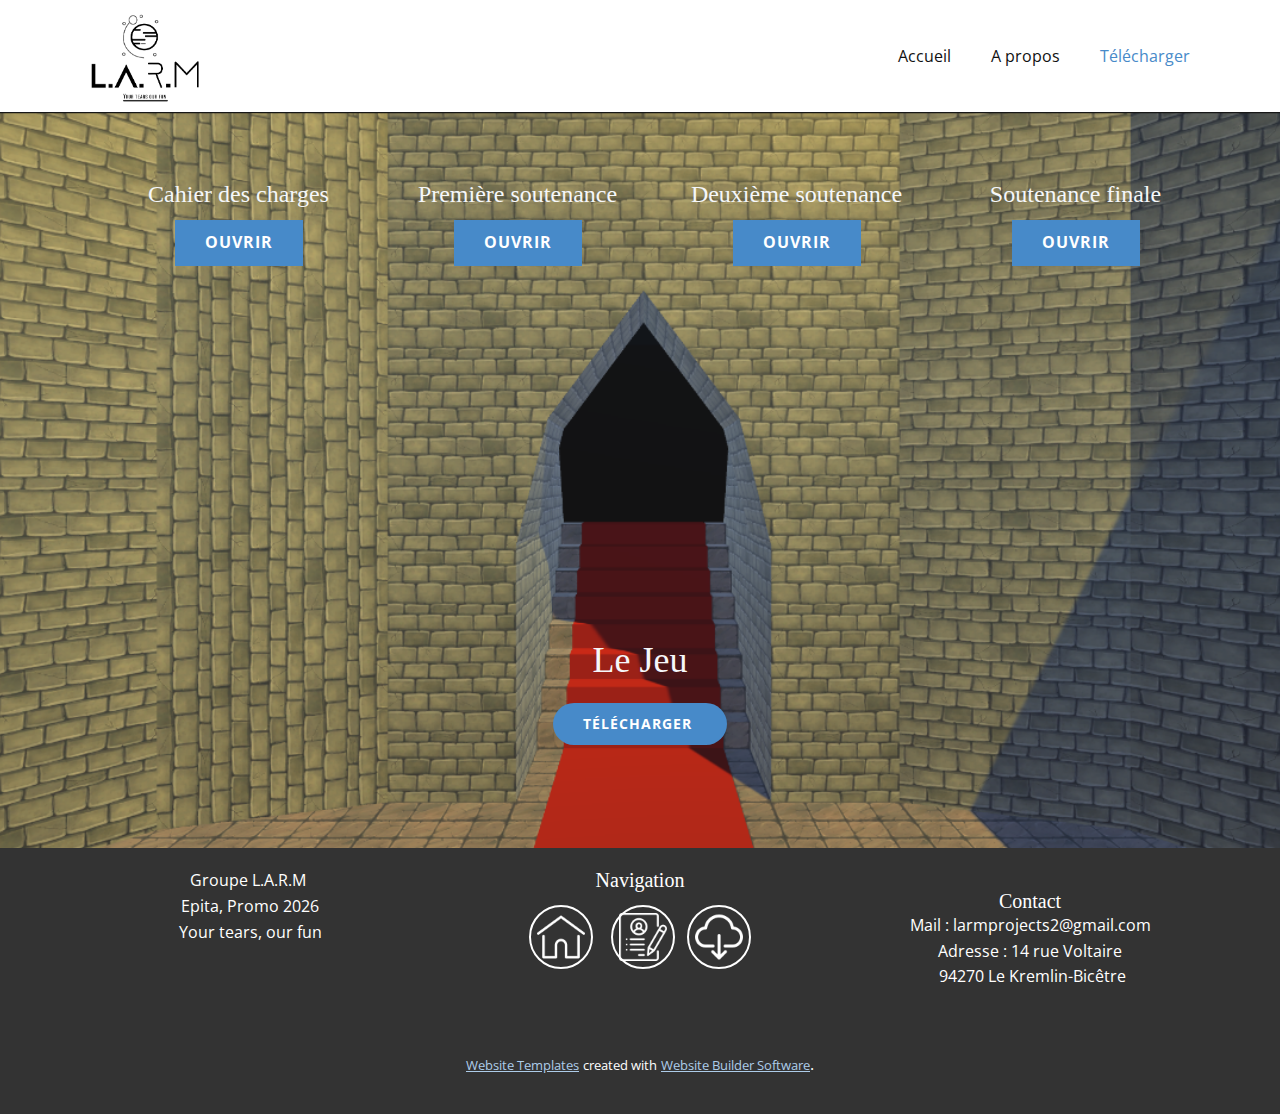
<file: Télécharger.html>
<!DOCTYPE html>
<html style="font-size: 16px;">
  <head>
    <meta name="viewport" content="width=device-width, initial-scale=1.0">
    <meta charset="utf-8">
    <meta name="keywords" content="Le Jeu">
    <meta name="description" content="">
    <meta name="page_type" content="np-template-header-footer-from-plugin">
    <title>Télécharger</title>
    <link rel="stylesheet" href="nicepage.css" media="screen">
<link rel="stylesheet" href="Télécharger.css" media="screen">
    <script class="u-script" type="text/javascript" src="jquery.js" defer=""></script>
    <script class="u-script" type="text/javascript" src="nicepage.js" defer=""></script>
    <meta name="generator" content="Nicepage 4.9.5, nicepage.com">
    <link id="u-theme-google-font" rel="stylesheet" href="https://fonts.googleapis.com/css?family=Roboto:100,100i,300,300i,400,400i,500,500i,700,700i,900,900i|Open+Sans:300,300i,400,400i,500,500i,600,600i,700,700i,800,800i">
    
    
    <script type="application/ld+json">{
		"@context": "http://schema.org",
		"@type": "Organization",
		"name": "",
		"logo": "images/icon.jpeg"
}</script>
    <meta name="theme-color" content="#478ac9">
    <meta property="og:title" content="Télécharger">
    <meta property="og:type" content="website">
  </head>
  <body class="u-body u-xl-mode"><header class="u-clearfix u-header u-header" id="sec-3fbc"><div class="u-clearfix u-sheet u-sheet-1">
        <a href="Accueil.html" data-page-id="32811132" class="u-image u-logo u-image-1" data-image-width="922" data-image-height="696" title="Accueil">
          <img src="images/icon.jpeg" class="u-logo-image u-logo-image-1">
        </a>
        <nav class="u-menu u-menu-dropdown u-offcanvas u-menu-1">
          <div class="menu-collapse" style="font-size: 1rem; letter-spacing: 0px;">
            <a class="u-button-style u-custom-left-right-menu-spacing u-custom-padding-bottom u-custom-top-bottom-menu-spacing u-nav-link u-text-active-palette-1-base u-text-hover-palette-2-base" href="#">
              <svg class="u-svg-link" viewBox="0 0 24 24"><use xmlns:xlink="http://www.w3.org/1999/xlink" xlink:href="#menu-hamburger"></use></svg>
              <svg class="u-svg-content" version="1.1" id="menu-hamburger" viewBox="0 0 16 16" x="0px" y="0px" xmlns:xlink="http://www.w3.org/1999/xlink" xmlns="http://www.w3.org/2000/svg"><g><rect y="1" width="16" height="2"></rect><rect y="7" width="16" height="2"></rect><rect y="13" width="16" height="2"></rect>
</g></svg>
            </a>
          </div>
          <div class="u-custom-menu u-nav-container">
            <ul class="u-nav u-unstyled u-nav-1"><li class="u-nav-item"><a class="u-button-style u-nav-link u-text-active-palette-1-base u-text-hover-palette-2-base" href="Accueil.html" style="padding: 10px 20px;">Accueil</a>
</li><li class="u-nav-item"><a class="u-button-style u-nav-link u-text-active-palette-1-base u-text-hover-palette-2-base" href="A-propos.html" style="padding: 10px 20px;">A propos</a>
</li><li class="u-nav-item"><a class="u-button-style u-nav-link u-text-active-palette-1-base u-text-hover-palette-2-base" href="Télécharger.html" style="padding: 10px 20px;">Télécharger</a>
</li></ul>
          </div>
          <div class="u-custom-menu u-nav-container-collapse">
            <div class="u-black u-container-style u-inner-container-layout u-opacity u-opacity-95 u-sidenav">
              <div class="u-inner-container-layout u-sidenav-overflow">
                <div class="u-menu-close"></div>
                <ul class="u-align-center u-nav u-popupmenu-items u-unstyled u-nav-2"><li class="u-nav-item"><a class="u-button-style u-nav-link" href="Accueil.html">Accueil</a>
</li><li class="u-nav-item"><a class="u-button-style u-nav-link" href="A-propos.html">A propos</a>
</li><li class="u-nav-item"><a class="u-button-style u-nav-link" href="Télécharger.html">Télécharger</a>
</li></ul>
              </div>
            </div>
            <div class="u-black u-menu-overlay u-opacity u-opacity-70"></div>
          </div>
        </nav>
      </div></header>
    <section class="u-clearfix u-image u-section-1" id="sec-b6b0" data-image-width="1096" data-image-height="618">
      <div class="u-clearfix u-sheet u-sheet-1">
        <div class="u-list u-list-1">
          <div class="u-repeater u-repeater-1">
            <div class="u-align-left u-container-style u-list-item u-repeater-item">
              <div class="u-container-layout u-similar-container u-valign-top u-container-layout-1">
                <h3 class="u-custom-font u-font-georgia u-text u-text-default u-text-palette-5-light-3 u-text-1">Cahier des charges</h3>
                <a href="files/Cahier_des_Charges___Project_Asylum.pdf" class="u-align-center u-btn u-button-style u-file-link u-hover-palette-1-dark-1 u-palette-1-base u-btn-1" target="_blank">Ouvrir</a>
              </div>
            </div>
            <div class="u-align-left u-container-style u-list-item u-repeater-item">
              <div class="u-container-layout u-similar-container u-valign-top u-container-layout-2">
                <h3 class="u-custom-font u-font-georgia u-text u-text-default u-text-palette-5-light-3 u-text-2">Première soutenance</h3>
                <a href="files/Soutenance_1___Project_Asylum.pdf" class="u-align-center u-btn u-button-style u-file-link u-hover-palette-1-dark-1 u-palette-1-base u-btn-2" target="_blank">OUVRIR</a>
              </div>
            </div>
            <div class="u-align-left u-container-style u-list-item u-repeater-item">
              <div class="u-container-layout u-similar-container u-valign-top u-container-layout-3">
                <h3 class="u-custom-font u-font-georgia u-text u-text-default u-text-palette-5-light-3 u-text-3">Deuxième soutenance</h3>
                <a href="files/Soutenance_2___Project_Asylum.pdf" class="u-align-center u-btn u-button-style u-hover-palette-1-dark-1 u-palette-1-base u-btn-3">OUVRIR</a>
              </div>
            </div>
            <div class="u-align-left u-container-style u-list-item u-repeater-item">
              <div class="u-container-layout u-similar-container u-valign-top u-container-layout-4">
                <h3 class="u-custom-font u-font-georgia u-text u-text-default u-text-palette-5-light-3 u-text-4">Soutenance finale</h3>
                <a href="Accueil.html" data-page-id="32811132" class="u-align-center u-btn u-button-style u-hover-palette-1-dark-1 u-palette-1-base u-btn-4">OUVRIR</a>
              </div>
            </div>
          </div>
        </div>
        <h2 class="u-align-center u-custom-font u-font-georgia u-text u-text-default u-text-palette-5-light-3 u-text-5">Le Jeu</h2>
        <a href="files/Project_Asylum_Downloader.exe" class="u-btn u-btn-round u-button-style u-hover-palette-1-dark-1 u-palette-1-base u-radius-50 u-btn-5">Télécharger&nbsp; </a>
      </div>
    </section>
    
    
    <footer class="u-clearfix u-footer u-grey-80" id="sec-01a0"><div class="u-clearfix u-sheet u-valign-middle u-sheet-1">
        <div class="u-clearfix u-expanded-width u-gutter-30 u-layout-wrap u-layout-wrap-1">
          <div class="u-gutter-0 u-layout">
            <div class="u-layout-row">
              <div class="u-align-left u-container-style u-layout-cell u-left-cell u-size-20 u-size-20-md u-layout-cell-1">
                <div class="u-container-layout u-valign-middle u-container-layout-1"><!--position-->
                  <div data-position="" class="u-position u-position-1"><!--block-->
                    <div class="u-block">
                      <div class="u-block-container u-clearfix"><!--block_header-->
                        <h5 class="u-align-center u-block-header u-text"><!--block_header_content--><!--/block_header_content--></h5><!--/block_header--><!--block_content-->
                        <div class="u-align-center u-block-content u-text"><!--block_content_content--> Groupe L.A.R.M&nbsp;<br>Epita, Promo 2026<br>Your tears, our fun<!--/block_content_content-->
                        </div><!--/block_content-->
                      </div>
                    </div><!--/block-->
                  </div><!--/position-->
                </div>
              </div>
              <div class="u-align-left u-container-style u-layout-cell u-size-20 u-size-20-md u-layout-cell-2">
                <div class="u-container-layout u-container-layout-2"><!--position-->
                  <div data-position="" class="u-position u-position-2"><!--block-->
                    <div class="u-block">
                      <div class="u-block-container u-clearfix"><!--block_header-->
                        <h5 class="u-align-center u-block-header u-custom-font u-font-georgia u-text"><!--block_header_content-->Navigation<!--/block_header_content--></h5><!--/block_header--><!--block_content-->
                        <div class="u-block-content u-text"><!--block_content_content--><!--/block_content_content--></div><!--/block_content-->
                      </div>
                    </div><!--/block-->
                  </div><!--/position--><span class="u-border-2 u-border-white u-file-icon u-icon u-icon-rounded u-radius-50 u-text-white u-icon-1" data-href="A-propos.html" data-page-id="2088803656"><img src="images/4.png" alt=""></span><span class="u-border-2 u-border-white u-file-icon u-icon u-icon-rounded u-radius-50 u-text-white u-icon-2" data-href="Accueil.html" data-page-id="32811132"><img src="images/5.png" alt=""></span><span class="u-border-2 u-border-white u-file-icon u-icon u-icon-rounded u-radius-50 u-text-white u-icon-3" data-href="Télécharger.html" data-page-id="83176170"><img src="images/6.png" alt=""></span>
                </div>
              </div>
              <div class="u-align-left u-container-style u-layout-cell u-right-cell u-size-20 u-size-20-md u-layout-cell-3">
                <div class="u-container-layout u-valign-middle u-container-layout-3"><!--position-->
                  <div data-position="" class="u-position u-position-3"><!--block-->
                    <div class="u-block">
                      <div class="u-block-container u-clearfix"><!--block_header-->
                        <h5 class="u-align-center u-block-header u-custom-font u-font-georgia u-text"><!--block_header_content-->Contact<!--/block_header_content--></h5><!--/block_header--><!--block_content-->
                        <div class="u-align-center u-block-content u-text"><!--block_content_content-->Mail : larmprojects2@gmail.com<br>Adresse : 14 rue Voltaire<br>&nbsp;94270 Le Kremlin-Bicêtre<!--/block_content_content-->
                        </div><!--/block_content-->
                      </div>
                    </div><!--/block-->
                  </div><!--/position-->
                </div>
              </div>
            </div>
          </div>
        </div>
      </div></footer>
    <section class="u-backlink u-clearfix u-grey-80">
      <a class="u-link" href="https://nicepage.com/website-templates" target="_blank">
        <span>Website Templates</span>
      </a>
      <p class="u-text">
        <span>created with</span>
      </p>
      <a class="u-link" href="" target="_blank">
        <span>Website Builder Software</span>
      </a>. 
    </section>
  </body>
</html>
</file>
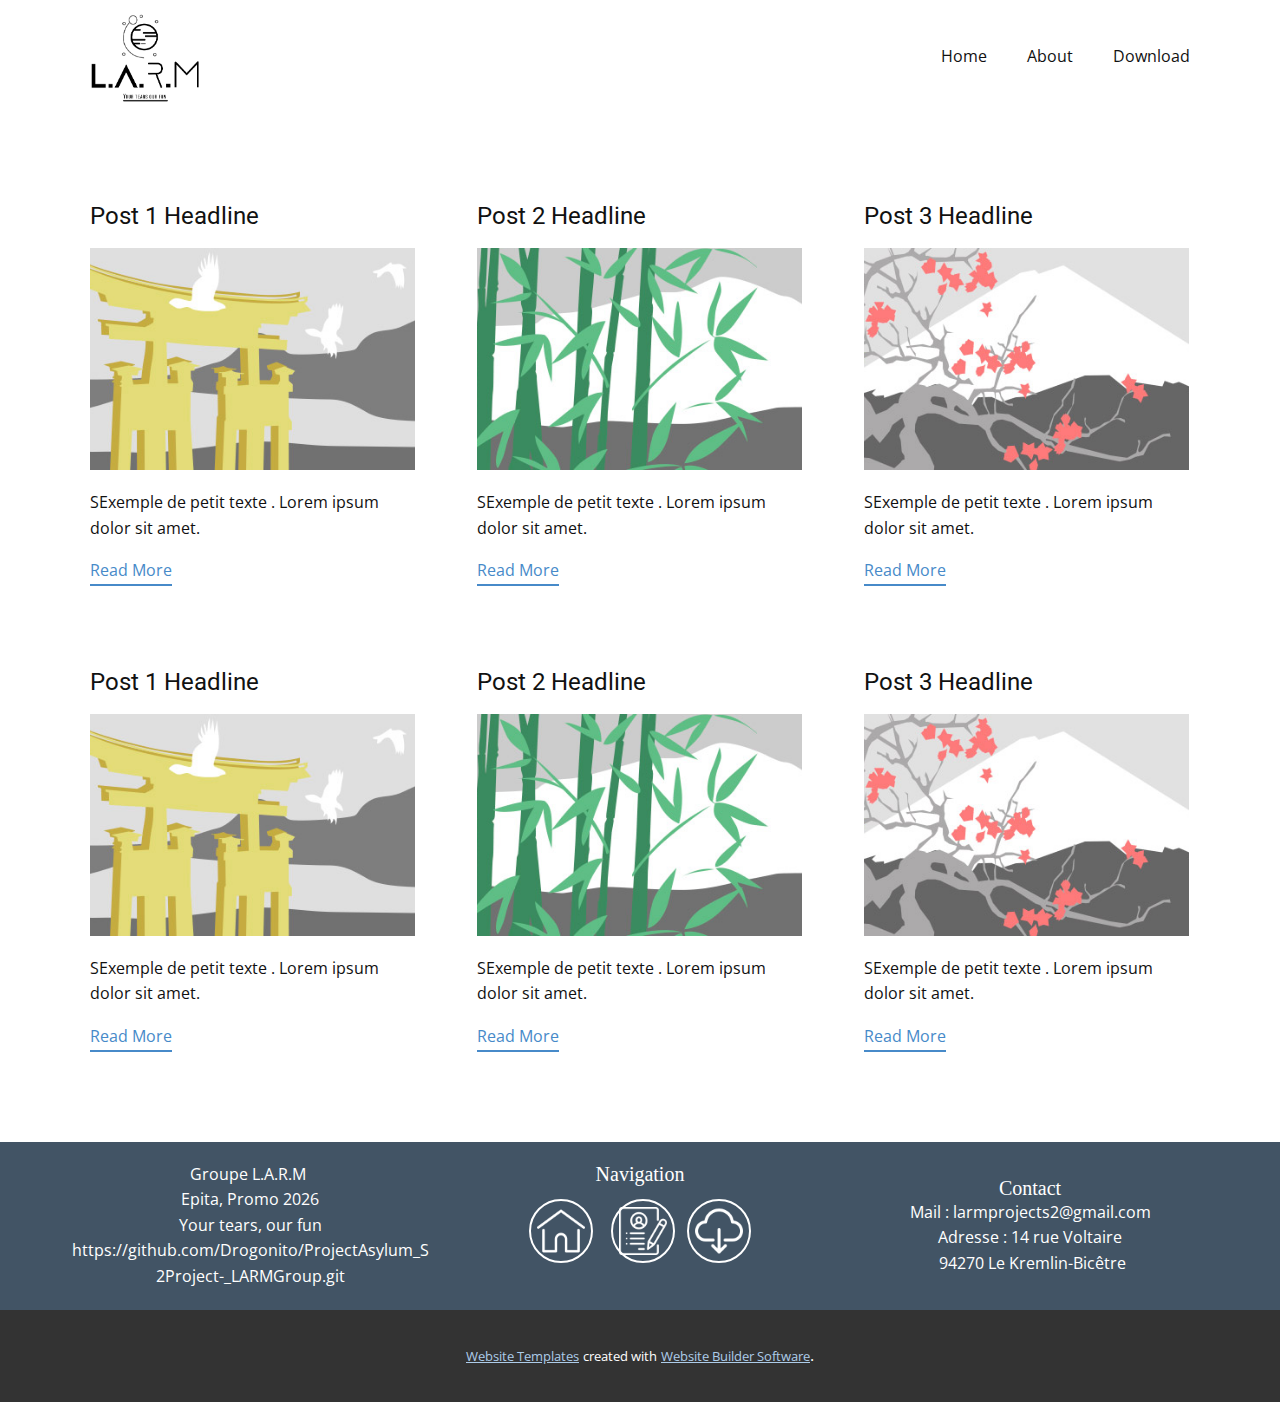
<file: blog/blog.html>
<html style="font-size: 16px;"><head>
    <meta name="viewport" content="width=device-width, initial-scale=1.0">
    <meta charset="utf-8">
    <meta name="keywords" content="">
    <meta name="description" content="">
    <meta name="page_type" content="np-template-header-footer-from-plugin">
    <title>Blog Template</title>
    <link rel="stylesheet" href="../nicepage.css" media="screen">
<link rel="stylesheet" href="../Blog-Template.css" media="screen">
    <script class="u-script" type="text/javascript" src="../jquery.js" defer=""></script>
    <script class="u-script" type="text/javascript" src="../nicepage.js" defer=""></script>
    <meta name="generator" content="Nicepage 4.9.5, nicepage.com">
    <link id="u-theme-google-font" rel="stylesheet" href="https://fonts.googleapis.com/css?family=Roboto:100,100i,300,300i,400,400i,500,500i,700,700i,900,900i|Open+Sans:300,300i,400,400i,500,500i,600,600i,700,700i,800,800i">
    
    
    <script type="application/ld+json">{
		"@context": "http://schema.org",
		"@type": "Organization",
		"name": "",
		"logo": "images/icon.jpeg"
}</script>
    <meta name="theme-color" content="#478ac9">
  </head>
  <body class="u-body u-xl-mode"><header class="u-clearfix u-header u-header" id="sec-3fbc"><div class="u-clearfix u-sheet u-sheet-1">
        <a href="../Home.html" data-page-id="32811132" class="u-image u-logo u-image-1" data-image-width="922" data-image-height="696" title="Accueil">
          <img src="../images/icon.jpeg" class="u-logo-image u-logo-image-1">
        </a>
        <nav class="u-menu u-menu-dropdown u-offcanvas u-menu-1">
          <div class="menu-collapse" style="font-size: 1rem; letter-spacing: 0px;">
            <a class="u-button-style u-custom-left-right-menu-spacing u-custom-padding-bottom u-custom-top-bottom-menu-spacing u-nav-link u-text-active-palette-1-base u-text-hover-palette-2-base" href="#">
              <svg class="u-svg-link" viewBox="0 0 24 24"><use xmlns:xlink="http://www.w3.org/1999/xlink" xlink:href="#menu-hamburger"></use></svg>
              <svg class="u-svg-content" version="1.1" id="menu-hamburger" viewBox="0 0 16 16" x="0px" y="0px" xmlns:xlink="http://www.w3.org/1999/xlink" xmlns="http://www.w3.org/2000/svg"><g><rect y="1" width="16" height="2"></rect><rect y="7" width="16" height="2"></rect><rect y="13" width="16" height="2"></rect>
</g></svg>
            </a>
          </div>
          <div class="u-custom-menu u-nav-container">
            <ul class="u-nav u-unstyled u-nav-1"><li class="u-nav-item"><a class="u-button-style u-nav-link u-text-active-palette-1-base u-text-hover-palette-2-base" href="../Home.html" style="padding: 10px 20px;">Home</a>
</li><li class="u-nav-item"><a class="u-button-style u-nav-link u-text-active-palette-1-base u-text-hover-palette-2-base" href="../About.html" style="padding: 10px 20px;">About</a>
</li><li class="u-nav-item"><a class="u-button-style u-nav-link u-text-active-palette-1-base u-text-hover-palette-2-base" href="../Download.html" style="padding: 10px 20px;">Download</a>
</li></ul>
          </div>
          <div class="u-custom-menu u-nav-container-collapse">
            <div class="u-black u-container-style u-inner-container-layout u-opacity u-opacity-95 u-sidenav">
              <div class="u-inner-container-layout u-sidenav-overflow">
                <div class="u-menu-close"></div>
                <ul class="u-align-center u-nav u-popupmenu-items u-unstyled u-nav-2"><li class="u-nav-item"><a class="u-button-style u-nav-link" href="../Home.html">Home</a>
</li><li class="u-nav-item"><a class="u-button-style u-nav-link" href="../About.html">About</a>
</li><li class="u-nav-item"><a class="u-button-style u-nav-link" href="../Download.html">Download</a>
</li></ul>
              </div>
            </div>
            <div class="u-black u-menu-overlay u-opacity u-opacity-70"></div>
          </div>
        </nav>
      </div></header>
    <section class="u-clearfix u-section-1" id="sec-7aaf">
      <div class="u-clearfix u-sheet u-valign-middle u-sheet-1"><!--blog--><!--blog_options_json--><!--{"type":"Recent","source":"","tags":"","count":""}--><!--/blog_options_json-->
        <div class="u-blog u-expanded-width u-repeater u-repeater-1"><!--blog_post-->
          <div class="u-blog-post u-container-style u-repeater-item u-white u-repeater-item-1">
            <div class="u-container-layout u-similar-container u-valign-top u-container-layout-1"><!--blog_post_header-->
              <h4 class="u-blog-control u-text u-text-1">
                <a class="u-post-header-link" href="../blog/post-5.html"><!--blog_post_header_content-->Post 1 Headline<!--/blog_post_header_content--></a>
              </h4><!--/blog_post_header--><!--blog_post_image-->
              <a class="u-post-header-link" href="../blog/post-5.html"><img alt="" class="u-blog-control u-expanded-width u-image u-image-default u-image-1" src="[data-uri]"></a><!--/blog_post_image--><!--blog_post_content-->
              <div class="u-blog-control u-post-content u-text u-text-2 fr-view">SExemple de petit texte . Lorem ipsum dolor sit amet.</div><!--/blog_post_content--><!--blog_post_readmore-->
              <a href="../blog/post-5.html" class="u-blog-control u-border-2 u-border-palette-1-base u-btn u-btn-rectangle u-button-style u-none u-btn-1"><!--blog_post_readmore_content--><!--options_json--><!--{"content":"","defaultValue":"Read More"}--><!--/options_json-->Read More<!--/blog_post_readmore_content--></a><!--/blog_post_readmore-->
            </div>
          </div><div class="u-blog-post u-container-style u-repeater-item u-video-cover u-white">
            <div class="u-container-layout u-similar-container u-valign-top u-container-layout-2"><!--blog_post_header-->
              <h4 class="u-blog-control u-text u-text-3">
                <a class="u-post-header-link" href="../blog/post-4.html"><!--blog_post_header_content-->Post 2 Headline<!--/blog_post_header_content--></a>
              </h4><!--/blog_post_header--><!--blog_post_image-->
              <a class="u-post-header-link" href="../blog/post-4.html"><img alt="" class="u-blog-control u-expanded-width u-image u-image-default u-image-2" src="[data-uri]"></a><!--/blog_post_image--><!--blog_post_content-->
              <div class="u-blog-control u-post-content u-text u-text-4 fr-view">SExemple de petit texte . Lorem ipsum dolor sit amet.</div><!--/blog_post_content--><!--blog_post_readmore-->
              <a href="../blog/post-4.html" class="u-blog-control u-border-2 u-border-palette-1-base u-btn u-btn-rectangle u-button-style u-none u-btn-2"><!--blog_post_readmore_content--><!--options_json--><!--{"content":"","defaultValue":"Read More"}--><!--/options_json-->Read More<!--/blog_post_readmore_content--></a><!--/blog_post_readmore-->
            </div>
          </div><div class="u-blog-post u-container-style u-repeater-item u-video-cover u-white">
            <div class="u-container-layout u-similar-container u-valign-top u-container-layout-3"><!--blog_post_header-->
              <h4 class="u-blog-control u-text u-text-5">
                <a class="u-post-header-link" href="../blog/post-3.html"><!--blog_post_header_content-->Post 3 Headline<!--/blog_post_header_content--></a>
              </h4><!--/blog_post_header--><!--blog_post_image-->
              <a class="u-post-header-link" href="../blog/post-3.html"><img alt="" class="u-blog-control u-expanded-width u-image u-image-default u-image-3" src="[data-uri]"></a><!--/blog_post_image--><!--blog_post_content-->
              <div class="u-blog-control u-post-content u-text u-text-6 fr-view">SExemple de petit texte . Lorem ipsum dolor sit amet.</div><!--/blog_post_content--><!--blog_post_readmore-->
              <a href="../blog/post-3.html" class="u-blog-control u-border-2 u-border-palette-1-base u-btn u-btn-rectangle u-button-style u-none u-btn-3"><!--blog_post_readmore_content--><!--options_json--><!--{"content":"","defaultValue":"Read More"}--><!--/options_json-->Read More<!--/blog_post_readmore_content--></a><!--/blog_post_readmore-->
            </div>
          </div><div class="u-blog-post u-container-style u-repeater-item u-white u-repeater-item-1">
            <div class="u-container-layout u-similar-container u-valign-top u-container-layout-1"><!--blog_post_header-->
              <h4 class="u-blog-control u-text u-text-1">
                <a class="u-post-header-link" href="../blog/post-2.html"><!--blog_post_header_content-->Post 1 Headline<!--/blog_post_header_content--></a>
              </h4><!--/blog_post_header--><!--blog_post_image-->
              <a class="u-post-header-link" href="../blog/post-2.html"><img alt="" class="u-blog-control u-expanded-width u-image u-image-default u-image-1" src="[data-uri]"></a><!--/blog_post_image--><!--blog_post_content-->
              <div class="u-blog-control u-post-content u-text u-text-2 fr-view">SExemple de petit texte . Lorem ipsum dolor sit amet.</div><!--/blog_post_content--><!--blog_post_readmore-->
              <a href="../blog/post-2.html" class="u-blog-control u-border-2 u-border-palette-1-base u-btn u-btn-rectangle u-button-style u-none u-btn-1"><!--blog_post_readmore_content--><!--options_json--><!--{"content":"","defaultValue":"Read More"}--><!--/options_json-->Read More<!--/blog_post_readmore_content--></a><!--/blog_post_readmore-->
            </div>
          </div><div class="u-blog-post u-container-style u-repeater-item u-video-cover u-white">
            <div class="u-container-layout u-similar-container u-valign-top u-container-layout-2"><!--blog_post_header-->
              <h4 class="u-blog-control u-text u-text-3">
                <a class="u-post-header-link" href="../blog/post-1.html"><!--blog_post_header_content-->Post 2 Headline<!--/blog_post_header_content--></a>
              </h4><!--/blog_post_header--><!--blog_post_image-->
              <a class="u-post-header-link" href="../blog/post-1.html"><img alt="" class="u-blog-control u-expanded-width u-image u-image-default u-image-2" src="[data-uri]"></a><!--/blog_post_image--><!--blog_post_content-->
              <div class="u-blog-control u-post-content u-text u-text-4 fr-view">SExemple de petit texte . Lorem ipsum dolor sit amet.</div><!--/blog_post_content--><!--blog_post_readmore-->
              <a href="../blog/post-1.html" class="u-blog-control u-border-2 u-border-palette-1-base u-btn u-btn-rectangle u-button-style u-none u-btn-2"><!--blog_post_readmore_content--><!--options_json--><!--{"content":"","defaultValue":"Read More"}--><!--/options_json-->Read More<!--/blog_post_readmore_content--></a><!--/blog_post_readmore-->
            </div>
          </div><div class="u-blog-post u-container-style u-repeater-item u-video-cover u-white">
            <div class="u-container-layout u-similar-container u-valign-top u-container-layout-3"><!--blog_post_header-->
              <h4 class="u-blog-control u-text u-text-5">
                <a class="u-post-header-link" href="../blog/post.html"><!--blog_post_header_content-->Post 3 Headline<!--/blog_post_header_content--></a>
              </h4><!--/blog_post_header--><!--blog_post_image-->
              <a class="u-post-header-link" href="../blog/post.html"><img alt="" class="u-blog-control u-expanded-width u-image u-image-default u-image-3" src="[data-uri]"></a><!--/blog_post_image--><!--blog_post_content-->
              <div class="u-blog-control u-post-content u-text u-text-6 fr-view">SExemple de petit texte . Lorem ipsum dolor sit amet.</div><!--/blog_post_content--><!--blog_post_readmore-->
              <a href="../blog/post.html" class="u-blog-control u-border-2 u-border-palette-1-base u-btn u-btn-rectangle u-button-style u-none u-btn-3"><!--blog_post_readmore_content--><!--options_json--><!--{"content":"","defaultValue":"Read More"}--><!--/options_json-->Read More<!--/blog_post_readmore_content--></a><!--/blog_post_readmore-->
            </div>
          </div><!--/blog_post--><!--blog_post-->
          <!--/blog_post--><!--blog_post-->
          <!--/blog_post-->
        </div><!--/blog-->
      </div>
    </section>
    
    
    <footer class="u-clearfix u-footer u-palette-1-dark-2" id="sec-01a0"><div class="u-clearfix u-sheet u-valign-middle u-sheet-1">
        <div class="u-clearfix u-expanded-width u-gutter-30 u-layout-wrap u-layout-wrap-1">
          <div class="u-gutter-0 u-layout">
            <div class="u-layout-row">
              <div class="u-align-left u-container-style u-layout-cell u-left-cell u-size-20 u-size-20-md u-layout-cell-1">
                <div class="u-container-layout u-container-layout-1"><!--position-->
                  <div data-position="" class="u-position u-position-1"><!--block-->
                    <div class="u-block">
                      <div class="u-block-container u-clearfix"><!--block_header-->
                        <h5 class="u-align-center u-block-header u-text"><!--block_header_content--><!--/block_header_content--></h5><!--/block_header--><!--block_content-->
                        <div class="u-align-center u-block-content u-text"><!--block_content_content--> Groupe L.A.R.M&nbsp;<br>Epita, Promo 2026<br>Your tears, our fun<br>https://github.com/Drogonito/ProjectAsylum_S2Project-_LARMGroup.git<br><!--/block_content_content-->
                        </div><!--/block_content-->
                      </div>
                    </div><!--/block-->
                  </div><!--/position-->
                </div>
              </div>
              <div class="u-align-left u-container-style u-layout-cell u-size-20 u-size-20-md u-layout-cell-2">
                <div class="u-container-layout u-container-layout-2"><!--position-->
                  <div data-position="" class="u-position u-position-2"><!--block-->
                    <div class="u-block">
                      <div class="u-block-container u-clearfix"><!--block_header-->
                        <h5 class="u-align-center u-block-header u-custom-font u-font-georgia u-text"><!--block_header_content-->Navigation<!--/block_header_content--></h5><!--/block_header--><!--block_content-->
                        <div class="u-block-content u-text"><!--block_content_content--><!--/block_content_content--></div><!--/block_content-->
                      </div>
                    </div><!--/block-->
                  </div><!--/position--><span class="u-border-2 u-border-white u-file-icon u-icon u-icon-rounded u-radius-50 u-text-white u-icon-1" data-href="../About.html" data-page-id="2088803656"><img src="../images/4.png" alt=""></span><span class="u-border-2 u-border-white u-file-icon u-icon u-icon-rounded u-radius-50 u-text-white u-icon-2" data-href="../Home.html" data-page-id="32811132"><img src="../images/5.png" alt=""></span><span class="u-border-2 u-border-white u-file-icon u-icon u-icon-rounded u-radius-50 u-text-white u-icon-3" data-href="../Download.html" data-page-id="83176170"><img src="../images/6.png" alt=""></span>
                </div>
              </div>
              <div class="u-align-left u-container-style u-layout-cell u-right-cell u-size-20 u-size-20-md u-layout-cell-3">
                <div class="u-container-layout u-container-layout-3"><!--position-->
                  <div data-position="" class="u-position u-position-3"><!--block-->
                    <div class="u-block">
                      <div class="u-block-container u-clearfix"><!--block_header-->
                        <h5 class="u-align-center u-block-header u-custom-font u-font-georgia u-text"><!--block_header_content-->Contact<!--/block_header_content--></h5><!--/block_header--><!--block_content-->
                        <div class="u-align-center u-block-content u-text"><!--block_content_content-->Mail : larmprojects2@gmail.com<br>Adresse : 14 rue Voltaire<br>&nbsp;94270 Le Kremlin-Bicêtre<!--/block_content_content-->
                        </div><!--/block_content-->
                      </div>
                    </div><!--/block-->
                  </div><!--/position-->
                </div>
              </div>
            </div>
          </div>
        </div>
      </div></footer>
    <section class="u-backlink u-clearfix u-grey-80">
      <a class="u-link" href="https://nicepage.com/website-templates" target="_blank">
        <span>Website Templates</span>
      </a>
      <p class="u-text">
        <span>created with</span>
      </p>
      <a class="u-link" href="" target="_blank">
        <span>Website Builder Software</span>
      </a>. 
    </section>
  
</body></html>
</file>
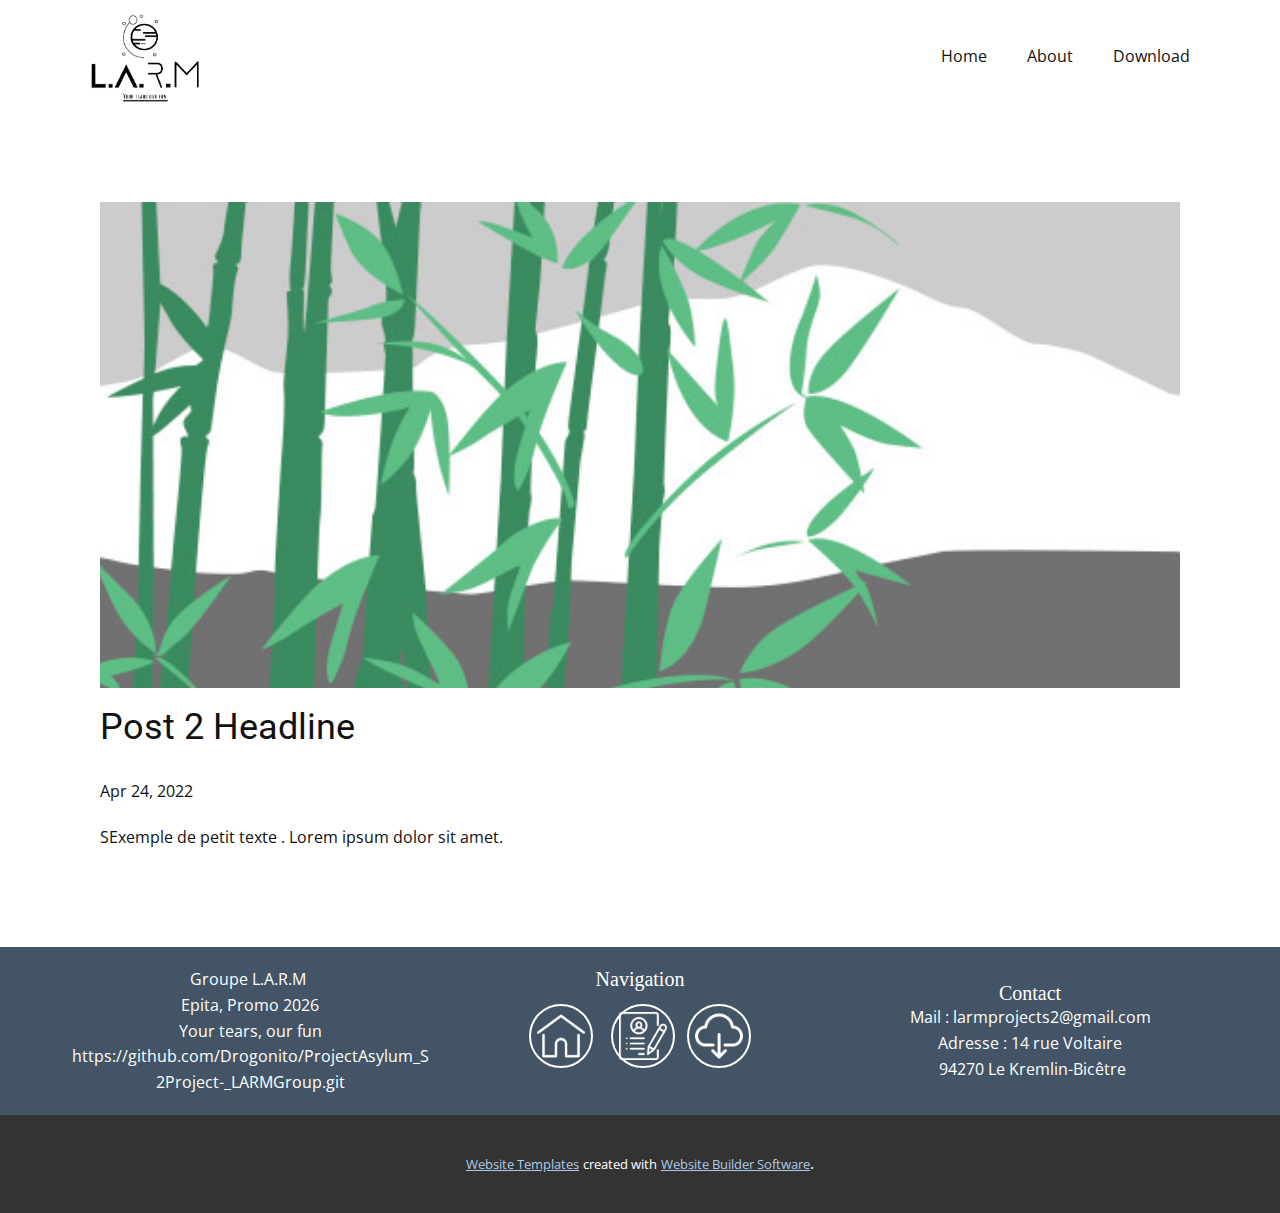
<file: blog/post-1.html>
<!doctype html>
<html style="font-size: 16px;"><head>
    <meta name="viewport" content="width=device-width, initial-scale=1.0">
    <meta charset="utf-8">
    <meta name="keywords" content="Post 1 Headline">
    <meta name="description" content="">
    <meta name="page_type" content="np-template-header-footer-from-plugin">
    <title>Post 2 Headline</title>
    <link rel="stylesheet" href="../nicepage.css" media="screen">
<link rel="stylesheet" href="../Post-Template.css" media="screen">
    <script class="u-script" type="text/javascript" src="../jquery.js" defer=""></script>
    <script class="u-script" type="text/javascript" src="../nicepage.js" defer=""></script>
    <meta name="generator" content="Nicepage 4.9.5, nicepage.com">
    <link id="u-theme-google-font" rel="stylesheet" href="https://fonts.googleapis.com/css?family=Roboto:100,100i,300,300i,400,400i,500,500i,700,700i,900,900i|Open+Sans:300,300i,400,400i,500,500i,600,600i,700,700i,800,800i">
    
    
    <script type="application/ld+json">{
		"@context": "http://schema.org",
		"@type": "Organization",
		"name": "",
		"logo": "images/icon.jpeg"
}</script>
    <meta name="theme-color" content="#478ac9">
  </head>
  <body class="u-body u-xl-mode"><header class="u-clearfix u-header u-header" id="sec-3fbc"><div class="u-clearfix u-sheet u-sheet-1">
        <a href="../Home.html" data-page-id="32811132" class="u-image u-logo u-image-1" data-image-width="922" data-image-height="696" title="Accueil">
          <img src="../images/icon.jpeg" class="u-logo-image u-logo-image-1">
        </a>
        <nav class="u-menu u-menu-dropdown u-offcanvas u-menu-1">
          <div class="menu-collapse" style="font-size: 1rem; letter-spacing: 0px;">
            <a class="u-button-style u-custom-left-right-menu-spacing u-custom-padding-bottom u-custom-top-bottom-menu-spacing u-nav-link u-text-active-palette-1-base u-text-hover-palette-2-base" href="#">
              <svg class="u-svg-link" viewBox="0 0 24 24"><use xmlns:xlink="http://www.w3.org/1999/xlink" xlink:href="#menu-hamburger"></use></svg>
              <svg class="u-svg-content" version="1.1" id="menu-hamburger" viewBox="0 0 16 16" x="0px" y="0px" xmlns:xlink="http://www.w3.org/1999/xlink" xmlns="http://www.w3.org/2000/svg"><g><rect y="1" width="16" height="2"></rect><rect y="7" width="16" height="2"></rect><rect y="13" width="16" height="2"></rect>
</g></svg>
            </a>
          </div>
          <div class="u-custom-menu u-nav-container">
            <ul class="u-nav u-unstyled u-nav-1"><li class="u-nav-item"><a class="u-button-style u-nav-link u-text-active-palette-1-base u-text-hover-palette-2-base" href="../Home.html" style="padding: 10px 20px;">Home</a>
</li><li class="u-nav-item"><a class="u-button-style u-nav-link u-text-active-palette-1-base u-text-hover-palette-2-base" href="../About.html" style="padding: 10px 20px;">About</a>
</li><li class="u-nav-item"><a class="u-button-style u-nav-link u-text-active-palette-1-base u-text-hover-palette-2-base" href="../Download.html" style="padding: 10px 20px;">Download</a>
</li></ul>
          </div>
          <div class="u-custom-menu u-nav-container-collapse">
            <div class="u-black u-container-style u-inner-container-layout u-opacity u-opacity-95 u-sidenav">
              <div class="u-inner-container-layout u-sidenav-overflow">
                <div class="u-menu-close"></div>
                <ul class="u-align-center u-nav u-popupmenu-items u-unstyled u-nav-2"><li class="u-nav-item"><a class="u-button-style u-nav-link" href="../Home.html">Home</a>
</li><li class="u-nav-item"><a class="u-button-style u-nav-link" href="../About.html">About</a>
</li><li class="u-nav-item"><a class="u-button-style u-nav-link" href="../Download.html">Download</a>
</li></ul>
              </div>
            </div>
            <div class="u-black u-menu-overlay u-opacity u-opacity-70"></div>
          </div>
        </nav>
      </div></header>
    <section class="u-align-center u-clearfix u-section-1" id="sec-de25">
      <div class="u-clearfix u-sheet u-valign-middle-md u-valign-middle-sm u-valign-middle-xs u-sheet-1"><!--post_details--><!--post_details_options_json--><!--{"source":""}--><!--/post_details_options_json--><!--blog_post-->
        <div class="u-container-style u-expanded-width u-post-details u-post-details-1">
          <div class="u-container-layout u-valign-middle u-container-layout-1"><!--blog_post_image-->
            <img alt="" class="u-blog-control u-expanded-width u-image u-image-default u-image-1" src="[data-uri]"><!--/blog_post_image--><!--blog_post_header-->
            <h2 class="u-blog-control u-text u-text-1">Post 2 Headline</h2><!--/blog_post_header--><!--blog_post_metadata-->
            <div class="u-blog-control u-metadata u-metadata-1"><!--blog_post_metadata_date-->
              <span class="u-meta-date u-meta-icon">Apr 24, 2022</span><!--/blog_post_metadata_date--><!--blog_post_metadata_category-->
              <!--/blog_post_metadata_category--><!--blog_post_metadata_comments-->
              <!--/blog_post_metadata_comments-->
            </div><!--/blog_post_metadata--><!--blog_post_content-->
            <div class="u-align-justify u-blog-control u-post-content u-text u-text-2 fr-view">
  SExemple de petit texte . Lorem ipsum dolor sit amet.
  </div><!--/blog_post_content-->
          </div>
        </div><!--/blog_post--><!--/post_details-->
      </div>
    </section>
    
    
    <footer class="u-clearfix u-footer u-palette-1-dark-2" id="sec-01a0"><div class="u-clearfix u-sheet u-valign-middle u-sheet-1">
        <div class="u-clearfix u-expanded-width u-gutter-30 u-layout-wrap u-layout-wrap-1">
          <div class="u-gutter-0 u-layout">
            <div class="u-layout-row">
              <div class="u-align-left u-container-style u-layout-cell u-left-cell u-size-20 u-size-20-md u-layout-cell-1">
                <div class="u-container-layout u-container-layout-1"><!--position-->
                  <div data-position="" class="u-position u-position-1"><!--block-->
                    <div class="u-block">
                      <div class="u-block-container u-clearfix"><!--block_header-->
                        <h5 class="u-align-center u-block-header u-text"><!--block_header_content--><!--/block_header_content--></h5><!--/block_header--><!--block_content-->
                        <div class="u-align-center u-block-content u-text"><!--block_content_content--> Groupe L.A.R.M&nbsp;<br>Epita, Promo 2026<br>Your tears, our fun<br>https://github.com/Drogonito/ProjectAsylum_S2Project-_LARMGroup.git<br><!--/block_content_content-->
                        </div><!--/block_content-->
                      </div>
                    </div><!--/block-->
                  </div><!--/position-->
                </div>
              </div>
              <div class="u-align-left u-container-style u-layout-cell u-size-20 u-size-20-md u-layout-cell-2">
                <div class="u-container-layout u-container-layout-2"><!--position-->
                  <div data-position="" class="u-position u-position-2"><!--block-->
                    <div class="u-block">
                      <div class="u-block-container u-clearfix"><!--block_header-->
                        <h5 class="u-align-center u-block-header u-custom-font u-font-georgia u-text"><!--block_header_content-->Navigation<!--/block_header_content--></h5><!--/block_header--><!--block_content-->
                        <div class="u-block-content u-text"><!--block_content_content--><!--/block_content_content--></div><!--/block_content-->
                      </div>
                    </div><!--/block-->
                  </div><!--/position--><span class="u-border-2 u-border-white u-file-icon u-icon u-icon-rounded u-radius-50 u-text-white u-icon-1" data-href="../About.html" data-page-id="2088803656"><img src="../images/4.png" alt=""></span><span class="u-border-2 u-border-white u-file-icon u-icon u-icon-rounded u-radius-50 u-text-white u-icon-2" data-href="../Home.html" data-page-id="32811132"><img src="../images/5.png" alt=""></span><span class="u-border-2 u-border-white u-file-icon u-icon u-icon-rounded u-radius-50 u-text-white u-icon-3" data-href="../Download.html" data-page-id="83176170"><img src="../images/6.png" alt=""></span>
                </div>
              </div>
              <div class="u-align-left u-container-style u-layout-cell u-right-cell u-size-20 u-size-20-md u-layout-cell-3">
                <div class="u-container-layout u-container-layout-3"><!--position-->
                  <div data-position="" class="u-position u-position-3"><!--block-->
                    <div class="u-block">
                      <div class="u-block-container u-clearfix"><!--block_header-->
                        <h5 class="u-align-center u-block-header u-custom-font u-font-georgia u-text"><!--block_header_content-->Contact<!--/block_header_content--></h5><!--/block_header--><!--block_content-->
                        <div class="u-align-center u-block-content u-text"><!--block_content_content-->Mail : larmprojects2@gmail.com<br>Adresse : 14 rue Voltaire<br>&nbsp;94270 Le Kremlin-Bicêtre<!--/block_content_content-->
                        </div><!--/block_content-->
                      </div>
                    </div><!--/block-->
                  </div><!--/position-->
                </div>
              </div>
            </div>
          </div>
        </div>
      </div></footer>
    <section class="u-backlink u-clearfix u-grey-80">
      <a class="u-link" href="https://nicepage.com/website-templates" target="_blank">
        <span>Website Templates</span>
      </a>
      <p class="u-text">
        <span>created with</span>
      </p>
      <a class="u-link" href="" target="_blank">
        <span>Website Builder Software</span>
      </a>. 
    </section>
  
</body></html>
</file>
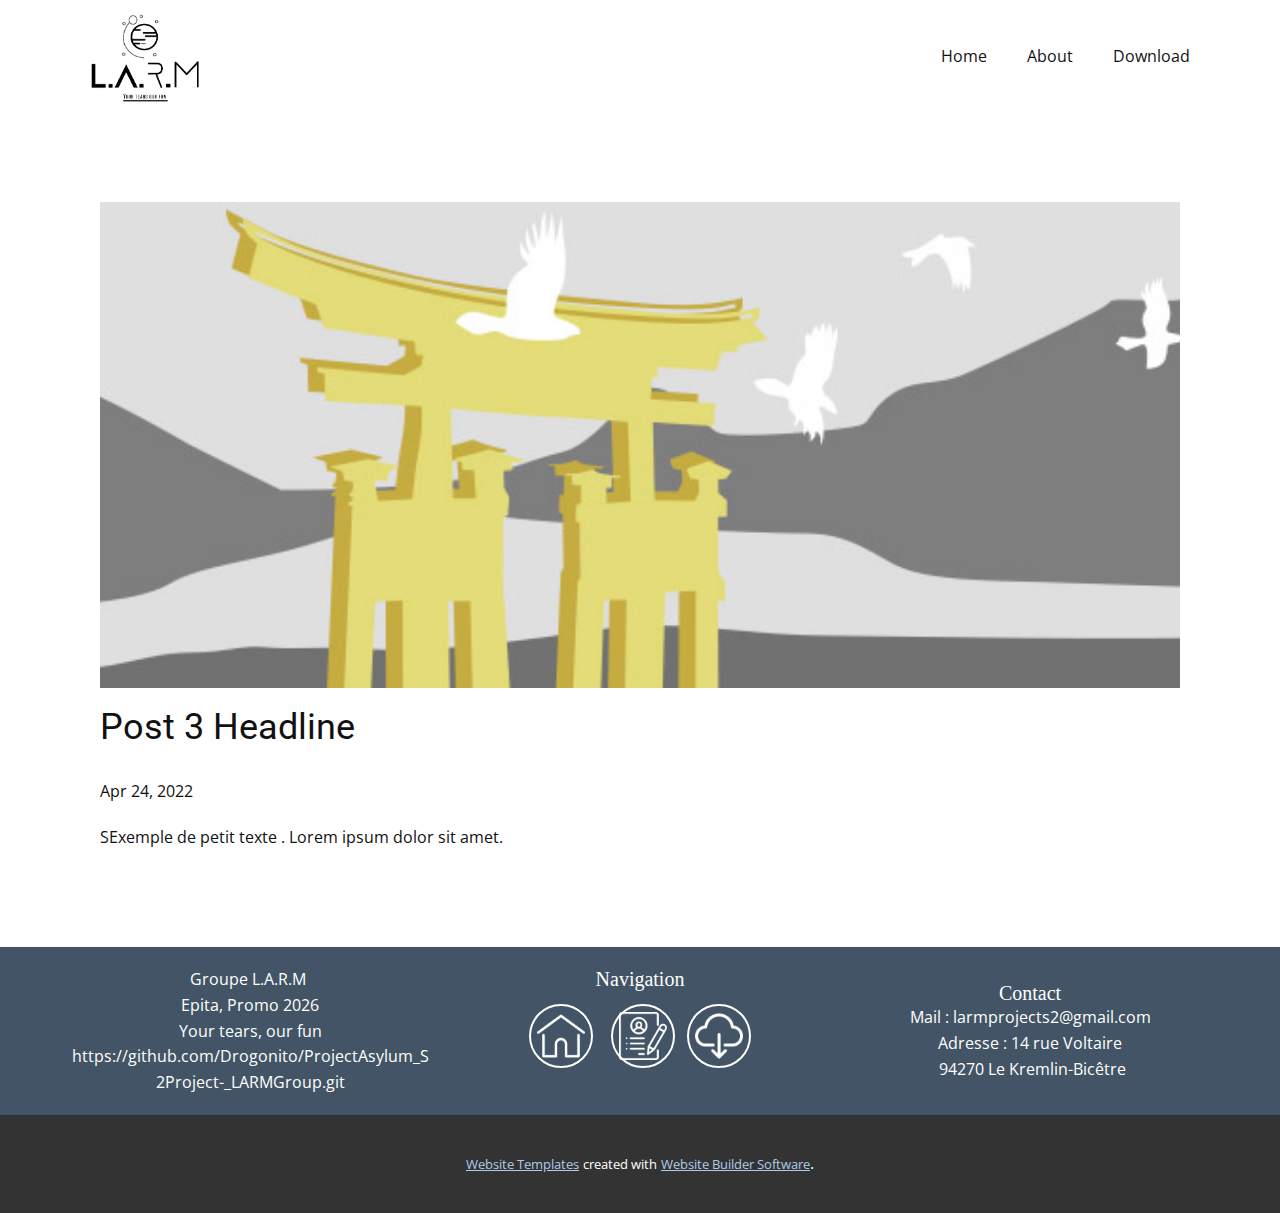
<file: blog/post-2.html>
<!doctype html>
<html style="font-size: 16px;"><head>
    <meta name="viewport" content="width=device-width, initial-scale=1.0">
    <meta charset="utf-8">
    <meta name="keywords" content="Post 1 Headline">
    <meta name="description" content="">
    <meta name="page_type" content="np-template-header-footer-from-plugin">
    <title>Post 3 Headline</title>
    <link rel="stylesheet" href="../nicepage.css" media="screen">
<link rel="stylesheet" href="../Post-Template.css" media="screen">
    <script class="u-script" type="text/javascript" src="../jquery.js" defer=""></script>
    <script class="u-script" type="text/javascript" src="../nicepage.js" defer=""></script>
    <meta name="generator" content="Nicepage 4.9.5, nicepage.com">
    <link id="u-theme-google-font" rel="stylesheet" href="https://fonts.googleapis.com/css?family=Roboto:100,100i,300,300i,400,400i,500,500i,700,700i,900,900i|Open+Sans:300,300i,400,400i,500,500i,600,600i,700,700i,800,800i">
    
    
    <script type="application/ld+json">{
		"@context": "http://schema.org",
		"@type": "Organization",
		"name": "",
		"logo": "images/icon.jpeg"
}</script>
    <meta name="theme-color" content="#478ac9">
  </head>
  <body class="u-body u-xl-mode"><header class="u-clearfix u-header u-header" id="sec-3fbc"><div class="u-clearfix u-sheet u-sheet-1">
        <a href="../Home.html" data-page-id="32811132" class="u-image u-logo u-image-1" data-image-width="922" data-image-height="696" title="Accueil">
          <img src="../images/icon.jpeg" class="u-logo-image u-logo-image-1">
        </a>
        <nav class="u-menu u-menu-dropdown u-offcanvas u-menu-1">
          <div class="menu-collapse" style="font-size: 1rem; letter-spacing: 0px;">
            <a class="u-button-style u-custom-left-right-menu-spacing u-custom-padding-bottom u-custom-top-bottom-menu-spacing u-nav-link u-text-active-palette-1-base u-text-hover-palette-2-base" href="#">
              <svg class="u-svg-link" viewBox="0 0 24 24"><use xmlns:xlink="http://www.w3.org/1999/xlink" xlink:href="#menu-hamburger"></use></svg>
              <svg class="u-svg-content" version="1.1" id="menu-hamburger" viewBox="0 0 16 16" x="0px" y="0px" xmlns:xlink="http://www.w3.org/1999/xlink" xmlns="http://www.w3.org/2000/svg"><g><rect y="1" width="16" height="2"></rect><rect y="7" width="16" height="2"></rect><rect y="13" width="16" height="2"></rect>
</g></svg>
            </a>
          </div>
          <div class="u-custom-menu u-nav-container">
            <ul class="u-nav u-unstyled u-nav-1"><li class="u-nav-item"><a class="u-button-style u-nav-link u-text-active-palette-1-base u-text-hover-palette-2-base" href="../Home.html" style="padding: 10px 20px;">Home</a>
</li><li class="u-nav-item"><a class="u-button-style u-nav-link u-text-active-palette-1-base u-text-hover-palette-2-base" href="../About.html" style="padding: 10px 20px;">About</a>
</li><li class="u-nav-item"><a class="u-button-style u-nav-link u-text-active-palette-1-base u-text-hover-palette-2-base" href="../Download.html" style="padding: 10px 20px;">Download</a>
</li></ul>
          </div>
          <div class="u-custom-menu u-nav-container-collapse">
            <div class="u-black u-container-style u-inner-container-layout u-opacity u-opacity-95 u-sidenav">
              <div class="u-inner-container-layout u-sidenav-overflow">
                <div class="u-menu-close"></div>
                <ul class="u-align-center u-nav u-popupmenu-items u-unstyled u-nav-2"><li class="u-nav-item"><a class="u-button-style u-nav-link" href="../Home.html">Home</a>
</li><li class="u-nav-item"><a class="u-button-style u-nav-link" href="../About.html">About</a>
</li><li class="u-nav-item"><a class="u-button-style u-nav-link" href="../Download.html">Download</a>
</li></ul>
              </div>
            </div>
            <div class="u-black u-menu-overlay u-opacity u-opacity-70"></div>
          </div>
        </nav>
      </div></header>
    <section class="u-align-center u-clearfix u-section-1" id="sec-de25">
      <div class="u-clearfix u-sheet u-valign-middle-md u-valign-middle-sm u-valign-middle-xs u-sheet-1"><!--post_details--><!--post_details_options_json--><!--{"source":""}--><!--/post_details_options_json--><!--blog_post-->
        <div class="u-container-style u-expanded-width u-post-details u-post-details-1">
          <div class="u-container-layout u-valign-middle u-container-layout-1"><!--blog_post_image-->
            <img alt="" class="u-blog-control u-expanded-width u-image u-image-default u-image-1" src="[data-uri]"><!--/blog_post_image--><!--blog_post_header-->
            <h2 class="u-blog-control u-text u-text-1">Post 3 Headline</h2><!--/blog_post_header--><!--blog_post_metadata-->
            <div class="u-blog-control u-metadata u-metadata-1"><!--blog_post_metadata_date-->
              <span class="u-meta-date u-meta-icon">Apr 24, 2022</span><!--/blog_post_metadata_date--><!--blog_post_metadata_category-->
              <!--/blog_post_metadata_category--><!--blog_post_metadata_comments-->
              <!--/blog_post_metadata_comments-->
            </div><!--/blog_post_metadata--><!--blog_post_content-->
            <div class="u-align-justify u-blog-control u-post-content u-text u-text-2 fr-view">
  SExemple de petit texte . Lorem ipsum dolor sit amet.
  </div><!--/blog_post_content-->
          </div>
        </div><!--/blog_post--><!--/post_details-->
      </div>
    </section>
    
    
    <footer class="u-clearfix u-footer u-palette-1-dark-2" id="sec-01a0"><div class="u-clearfix u-sheet u-valign-middle u-sheet-1">
        <div class="u-clearfix u-expanded-width u-gutter-30 u-layout-wrap u-layout-wrap-1">
          <div class="u-gutter-0 u-layout">
            <div class="u-layout-row">
              <div class="u-align-left u-container-style u-layout-cell u-left-cell u-size-20 u-size-20-md u-layout-cell-1">
                <div class="u-container-layout u-container-layout-1"><!--position-->
                  <div data-position="" class="u-position u-position-1"><!--block-->
                    <div class="u-block">
                      <div class="u-block-container u-clearfix"><!--block_header-->
                        <h5 class="u-align-center u-block-header u-text"><!--block_header_content--><!--/block_header_content--></h5><!--/block_header--><!--block_content-->
                        <div class="u-align-center u-block-content u-text"><!--block_content_content--> Groupe L.A.R.M&nbsp;<br>Epita, Promo 2026<br>Your tears, our fun<br>https://github.com/Drogonito/ProjectAsylum_S2Project-_LARMGroup.git<br><!--/block_content_content-->
                        </div><!--/block_content-->
                      </div>
                    </div><!--/block-->
                  </div><!--/position-->
                </div>
              </div>
              <div class="u-align-left u-container-style u-layout-cell u-size-20 u-size-20-md u-layout-cell-2">
                <div class="u-container-layout u-container-layout-2"><!--position-->
                  <div data-position="" class="u-position u-position-2"><!--block-->
                    <div class="u-block">
                      <div class="u-block-container u-clearfix"><!--block_header-->
                        <h5 class="u-align-center u-block-header u-custom-font u-font-georgia u-text"><!--block_header_content-->Navigation<!--/block_header_content--></h5><!--/block_header--><!--block_content-->
                        <div class="u-block-content u-text"><!--block_content_content--><!--/block_content_content--></div><!--/block_content-->
                      </div>
                    </div><!--/block-->
                  </div><!--/position--><span class="u-border-2 u-border-white u-file-icon u-icon u-icon-rounded u-radius-50 u-text-white u-icon-1" data-href="../About.html" data-page-id="2088803656"><img src="../images/4.png" alt=""></span><span class="u-border-2 u-border-white u-file-icon u-icon u-icon-rounded u-radius-50 u-text-white u-icon-2" data-href="../Home.html" data-page-id="32811132"><img src="../images/5.png" alt=""></span><span class="u-border-2 u-border-white u-file-icon u-icon u-icon-rounded u-radius-50 u-text-white u-icon-3" data-href="../Download.html" data-page-id="83176170"><img src="../images/6.png" alt=""></span>
                </div>
              </div>
              <div class="u-align-left u-container-style u-layout-cell u-right-cell u-size-20 u-size-20-md u-layout-cell-3">
                <div class="u-container-layout u-container-layout-3"><!--position-->
                  <div data-position="" class="u-position u-position-3"><!--block-->
                    <div class="u-block">
                      <div class="u-block-container u-clearfix"><!--block_header-->
                        <h5 class="u-align-center u-block-header u-custom-font u-font-georgia u-text"><!--block_header_content-->Contact<!--/block_header_content--></h5><!--/block_header--><!--block_content-->
                        <div class="u-align-center u-block-content u-text"><!--block_content_content-->Mail : larmprojects2@gmail.com<br>Adresse : 14 rue Voltaire<br>&nbsp;94270 Le Kremlin-Bicêtre<!--/block_content_content-->
                        </div><!--/block_content-->
                      </div>
                    </div><!--/block-->
                  </div><!--/position-->
                </div>
              </div>
            </div>
          </div>
        </div>
      </div></footer>
    <section class="u-backlink u-clearfix u-grey-80">
      <a class="u-link" href="https://nicepage.com/website-templates" target="_blank">
        <span>Website Templates</span>
      </a>
      <p class="u-text">
        <span>created with</span>
      </p>
      <a class="u-link" href="" target="_blank">
        <span>Website Builder Software</span>
      </a>. 
    </section>
  
</body></html>
</file>
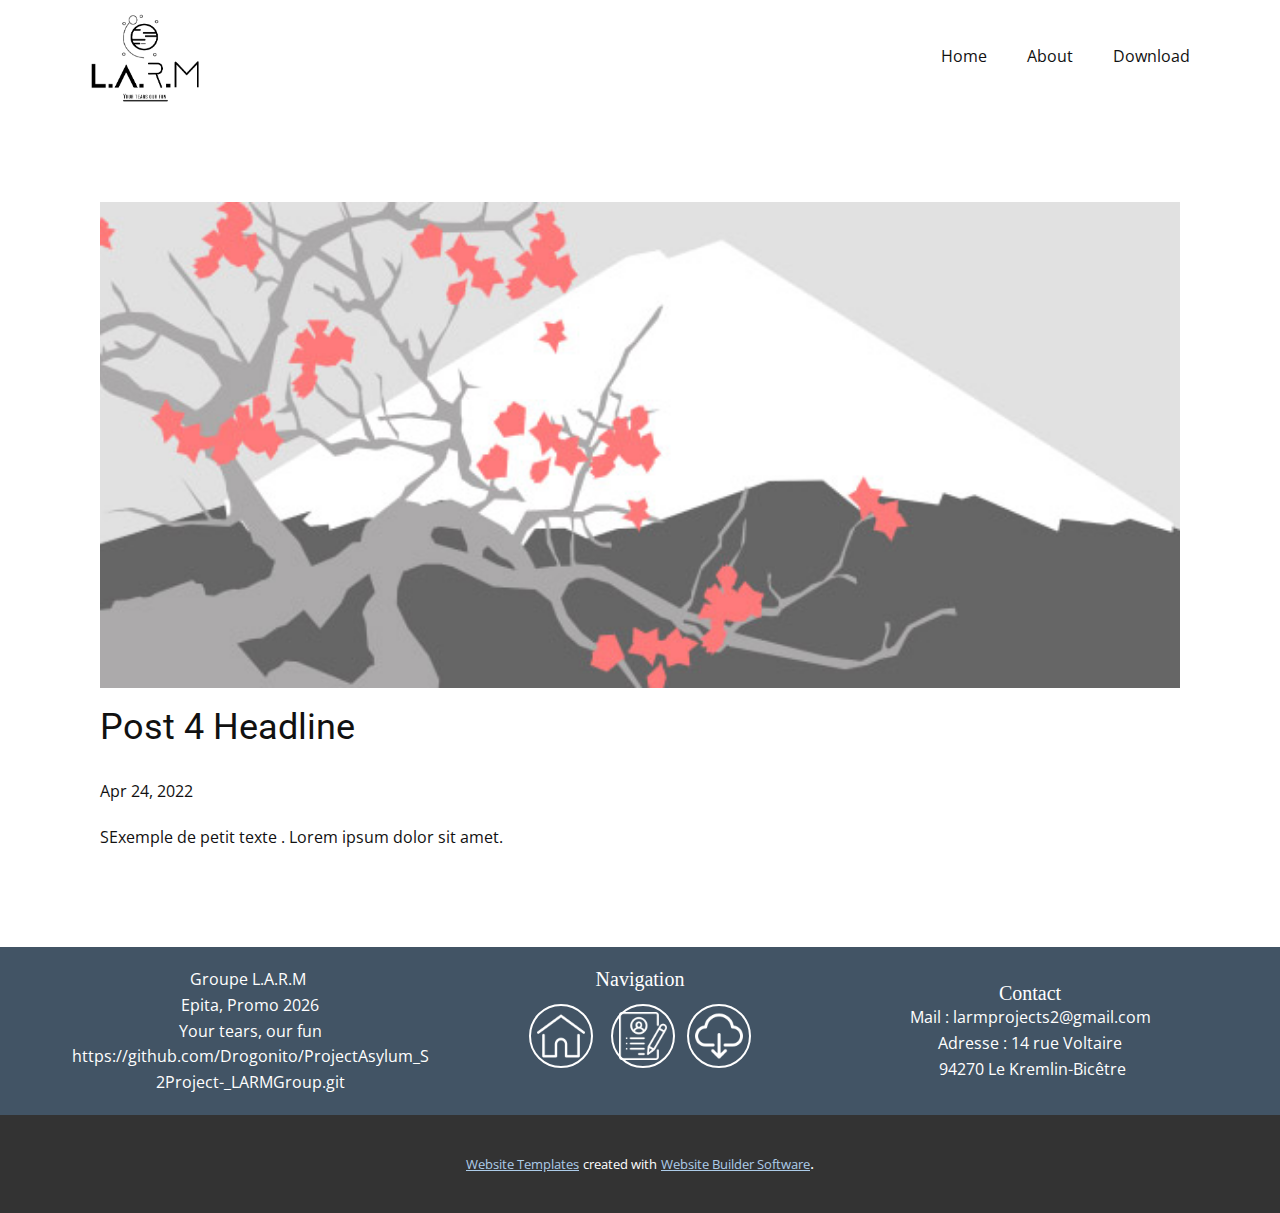
<file: blog/post-3.html>
<!doctype html>
<html style="font-size: 16px;"><head>
    <meta name="viewport" content="width=device-width, initial-scale=1.0">
    <meta charset="utf-8">
    <meta name="keywords" content="Post 1 Headline">
    <meta name="description" content="">
    <meta name="page_type" content="np-template-header-footer-from-plugin">
    <title>Post 4 Headline</title>
    <link rel="stylesheet" href="../nicepage.css" media="screen">
<link rel="stylesheet" href="../Post-Template.css" media="screen">
    <script class="u-script" type="text/javascript" src="../jquery.js" defer=""></script>
    <script class="u-script" type="text/javascript" src="../nicepage.js" defer=""></script>
    <meta name="generator" content="Nicepage 4.9.5, nicepage.com">
    <link id="u-theme-google-font" rel="stylesheet" href="https://fonts.googleapis.com/css?family=Roboto:100,100i,300,300i,400,400i,500,500i,700,700i,900,900i|Open+Sans:300,300i,400,400i,500,500i,600,600i,700,700i,800,800i">
    
    
    <script type="application/ld+json">{
		"@context": "http://schema.org",
		"@type": "Organization",
		"name": "",
		"logo": "images/icon.jpeg"
}</script>
    <meta name="theme-color" content="#478ac9">
  </head>
  <body class="u-body u-xl-mode"><header class="u-clearfix u-header u-header" id="sec-3fbc"><div class="u-clearfix u-sheet u-sheet-1">
        <a href="../Home.html" data-page-id="32811132" class="u-image u-logo u-image-1" data-image-width="922" data-image-height="696" title="Accueil">
          <img src="../images/icon.jpeg" class="u-logo-image u-logo-image-1">
        </a>
        <nav class="u-menu u-menu-dropdown u-offcanvas u-menu-1">
          <div class="menu-collapse" style="font-size: 1rem; letter-spacing: 0px;">
            <a class="u-button-style u-custom-left-right-menu-spacing u-custom-padding-bottom u-custom-top-bottom-menu-spacing u-nav-link u-text-active-palette-1-base u-text-hover-palette-2-base" href="#">
              <svg class="u-svg-link" viewBox="0 0 24 24"><use xmlns:xlink="http://www.w3.org/1999/xlink" xlink:href="#menu-hamburger"></use></svg>
              <svg class="u-svg-content" version="1.1" id="menu-hamburger" viewBox="0 0 16 16" x="0px" y="0px" xmlns:xlink="http://www.w3.org/1999/xlink" xmlns="http://www.w3.org/2000/svg"><g><rect y="1" width="16" height="2"></rect><rect y="7" width="16" height="2"></rect><rect y="13" width="16" height="2"></rect>
</g></svg>
            </a>
          </div>
          <div class="u-custom-menu u-nav-container">
            <ul class="u-nav u-unstyled u-nav-1"><li class="u-nav-item"><a class="u-button-style u-nav-link u-text-active-palette-1-base u-text-hover-palette-2-base" href="../Home.html" style="padding: 10px 20px;">Home</a>
</li><li class="u-nav-item"><a class="u-button-style u-nav-link u-text-active-palette-1-base u-text-hover-palette-2-base" href="../About.html" style="padding: 10px 20px;">About</a>
</li><li class="u-nav-item"><a class="u-button-style u-nav-link u-text-active-palette-1-base u-text-hover-palette-2-base" href="../Download.html" style="padding: 10px 20px;">Download</a>
</li></ul>
          </div>
          <div class="u-custom-menu u-nav-container-collapse">
            <div class="u-black u-container-style u-inner-container-layout u-opacity u-opacity-95 u-sidenav">
              <div class="u-inner-container-layout u-sidenav-overflow">
                <div class="u-menu-close"></div>
                <ul class="u-align-center u-nav u-popupmenu-items u-unstyled u-nav-2"><li class="u-nav-item"><a class="u-button-style u-nav-link" href="../Home.html">Home</a>
</li><li class="u-nav-item"><a class="u-button-style u-nav-link" href="../About.html">About</a>
</li><li class="u-nav-item"><a class="u-button-style u-nav-link" href="../Download.html">Download</a>
</li></ul>
              </div>
            </div>
            <div class="u-black u-menu-overlay u-opacity u-opacity-70"></div>
          </div>
        </nav>
      </div></header>
    <section class="u-align-center u-clearfix u-section-1" id="sec-de25">
      <div class="u-clearfix u-sheet u-valign-middle-md u-valign-middle-sm u-valign-middle-xs u-sheet-1"><!--post_details--><!--post_details_options_json--><!--{"source":""}--><!--/post_details_options_json--><!--blog_post-->
        <div class="u-container-style u-expanded-width u-post-details u-post-details-1">
          <div class="u-container-layout u-valign-middle u-container-layout-1"><!--blog_post_image-->
            <img alt="" class="u-blog-control u-expanded-width u-image u-image-default u-image-1" src="[data-uri]"><!--/blog_post_image--><!--blog_post_header-->
            <h2 class="u-blog-control u-text u-text-1">Post 4 Headline</h2><!--/blog_post_header--><!--blog_post_metadata-->
            <div class="u-blog-control u-metadata u-metadata-1"><!--blog_post_metadata_date-->
              <span class="u-meta-date u-meta-icon">Apr 24, 2022</span><!--/blog_post_metadata_date--><!--blog_post_metadata_category-->
              <!--/blog_post_metadata_category--><!--blog_post_metadata_comments-->
              <!--/blog_post_metadata_comments-->
            </div><!--/blog_post_metadata--><!--blog_post_content-->
            <div class="u-align-justify u-blog-control u-post-content u-text u-text-2 fr-view">
  SExemple de petit texte . Lorem ipsum dolor sit amet.
  </div><!--/blog_post_content-->
          </div>
        </div><!--/blog_post--><!--/post_details-->
      </div>
    </section>
    
    
    <footer class="u-clearfix u-footer u-palette-1-dark-2" id="sec-01a0"><div class="u-clearfix u-sheet u-valign-middle u-sheet-1">
        <div class="u-clearfix u-expanded-width u-gutter-30 u-layout-wrap u-layout-wrap-1">
          <div class="u-gutter-0 u-layout">
            <div class="u-layout-row">
              <div class="u-align-left u-container-style u-layout-cell u-left-cell u-size-20 u-size-20-md u-layout-cell-1">
                <div class="u-container-layout u-container-layout-1"><!--position-->
                  <div data-position="" class="u-position u-position-1"><!--block-->
                    <div class="u-block">
                      <div class="u-block-container u-clearfix"><!--block_header-->
                        <h5 class="u-align-center u-block-header u-text"><!--block_header_content--><!--/block_header_content--></h5><!--/block_header--><!--block_content-->
                        <div class="u-align-center u-block-content u-text"><!--block_content_content--> Groupe L.A.R.M&nbsp;<br>Epita, Promo 2026<br>Your tears, our fun<br>https://github.com/Drogonito/ProjectAsylum_S2Project-_LARMGroup.git<br><!--/block_content_content-->
                        </div><!--/block_content-->
                      </div>
                    </div><!--/block-->
                  </div><!--/position-->
                </div>
              </div>
              <div class="u-align-left u-container-style u-layout-cell u-size-20 u-size-20-md u-layout-cell-2">
                <div class="u-container-layout u-container-layout-2"><!--position-->
                  <div data-position="" class="u-position u-position-2"><!--block-->
                    <div class="u-block">
                      <div class="u-block-container u-clearfix"><!--block_header-->
                        <h5 class="u-align-center u-block-header u-custom-font u-font-georgia u-text"><!--block_header_content-->Navigation<!--/block_header_content--></h5><!--/block_header--><!--block_content-->
                        <div class="u-block-content u-text"><!--block_content_content--><!--/block_content_content--></div><!--/block_content-->
                      </div>
                    </div><!--/block-->
                  </div><!--/position--><span class="u-border-2 u-border-white u-file-icon u-icon u-icon-rounded u-radius-50 u-text-white u-icon-1" data-href="../About.html" data-page-id="2088803656"><img src="../images/4.png" alt=""></span><span class="u-border-2 u-border-white u-file-icon u-icon u-icon-rounded u-radius-50 u-text-white u-icon-2" data-href="../Home.html" data-page-id="32811132"><img src="../images/5.png" alt=""></span><span class="u-border-2 u-border-white u-file-icon u-icon u-icon-rounded u-radius-50 u-text-white u-icon-3" data-href="../Download.html" data-page-id="83176170"><img src="../images/6.png" alt=""></span>
                </div>
              </div>
              <div class="u-align-left u-container-style u-layout-cell u-right-cell u-size-20 u-size-20-md u-layout-cell-3">
                <div class="u-container-layout u-container-layout-3"><!--position-->
                  <div data-position="" class="u-position u-position-3"><!--block-->
                    <div class="u-block">
                      <div class="u-block-container u-clearfix"><!--block_header-->
                        <h5 class="u-align-center u-block-header u-custom-font u-font-georgia u-text"><!--block_header_content-->Contact<!--/block_header_content--></h5><!--/block_header--><!--block_content-->
                        <div class="u-align-center u-block-content u-text"><!--block_content_content-->Mail : larmprojects2@gmail.com<br>Adresse : 14 rue Voltaire<br>&nbsp;94270 Le Kremlin-Bicêtre<!--/block_content_content-->
                        </div><!--/block_content-->
                      </div>
                    </div><!--/block-->
                  </div><!--/position-->
                </div>
              </div>
            </div>
          </div>
        </div>
      </div></footer>
    <section class="u-backlink u-clearfix u-grey-80">
      <a class="u-link" href="https://nicepage.com/website-templates" target="_blank">
        <span>Website Templates</span>
      </a>
      <p class="u-text">
        <span>created with</span>
      </p>
      <a class="u-link" href="" target="_blank">
        <span>Website Builder Software</span>
      </a>. 
    </section>
  
</body></html>
</file>
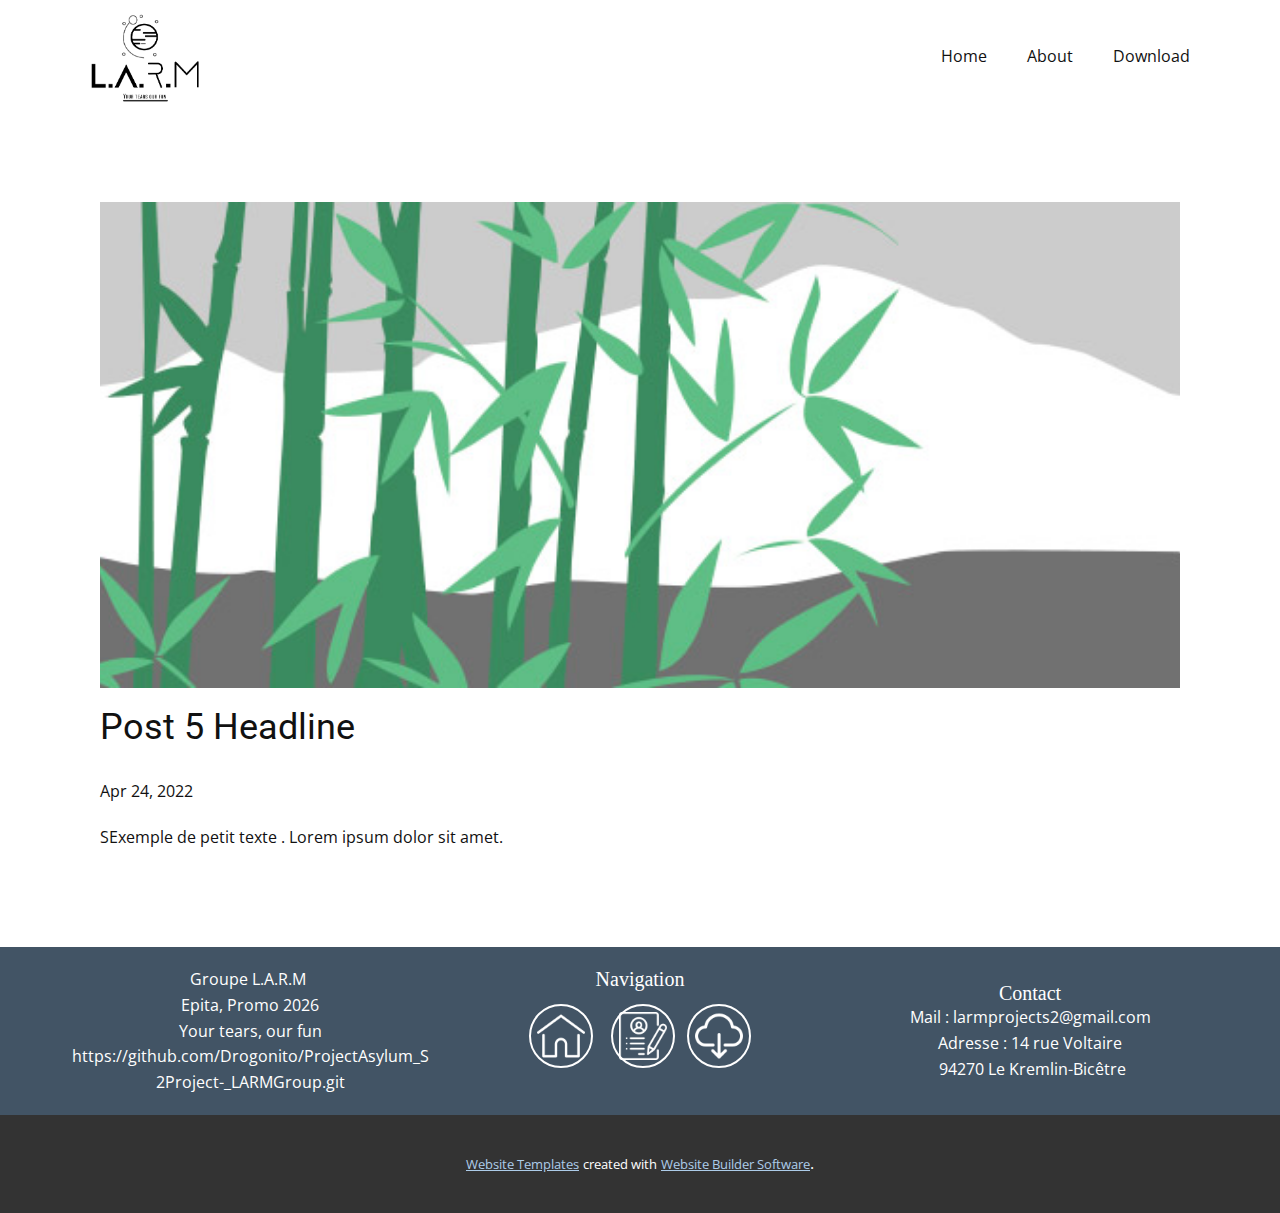
<file: blog/post-4.html>
<!doctype html>
<html style="font-size: 16px;"><head>
    <meta name="viewport" content="width=device-width, initial-scale=1.0">
    <meta charset="utf-8">
    <meta name="keywords" content="Post 1 Headline">
    <meta name="description" content="">
    <meta name="page_type" content="np-template-header-footer-from-plugin">
    <title>Post 5 Headline</title>
    <link rel="stylesheet" href="../nicepage.css" media="screen">
<link rel="stylesheet" href="../Post-Template.css" media="screen">
    <script class="u-script" type="text/javascript" src="../jquery.js" defer=""></script>
    <script class="u-script" type="text/javascript" src="../nicepage.js" defer=""></script>
    <meta name="generator" content="Nicepage 4.9.5, nicepage.com">
    <link id="u-theme-google-font" rel="stylesheet" href="https://fonts.googleapis.com/css?family=Roboto:100,100i,300,300i,400,400i,500,500i,700,700i,900,900i|Open+Sans:300,300i,400,400i,500,500i,600,600i,700,700i,800,800i">
    
    
    <script type="application/ld+json">{
		"@context": "http://schema.org",
		"@type": "Organization",
		"name": "",
		"logo": "images/icon.jpeg"
}</script>
    <meta name="theme-color" content="#478ac9">
  </head>
  <body class="u-body u-xl-mode"><header class="u-clearfix u-header u-header" id="sec-3fbc"><div class="u-clearfix u-sheet u-sheet-1">
        <a href="../Home.html" data-page-id="32811132" class="u-image u-logo u-image-1" data-image-width="922" data-image-height="696" title="Accueil">
          <img src="../images/icon.jpeg" class="u-logo-image u-logo-image-1">
        </a>
        <nav class="u-menu u-menu-dropdown u-offcanvas u-menu-1">
          <div class="menu-collapse" style="font-size: 1rem; letter-spacing: 0px;">
            <a class="u-button-style u-custom-left-right-menu-spacing u-custom-padding-bottom u-custom-top-bottom-menu-spacing u-nav-link u-text-active-palette-1-base u-text-hover-palette-2-base" href="#">
              <svg class="u-svg-link" viewBox="0 0 24 24"><use xmlns:xlink="http://www.w3.org/1999/xlink" xlink:href="#menu-hamburger"></use></svg>
              <svg class="u-svg-content" version="1.1" id="menu-hamburger" viewBox="0 0 16 16" x="0px" y="0px" xmlns:xlink="http://www.w3.org/1999/xlink" xmlns="http://www.w3.org/2000/svg"><g><rect y="1" width="16" height="2"></rect><rect y="7" width="16" height="2"></rect><rect y="13" width="16" height="2"></rect>
</g></svg>
            </a>
          </div>
          <div class="u-custom-menu u-nav-container">
            <ul class="u-nav u-unstyled u-nav-1"><li class="u-nav-item"><a class="u-button-style u-nav-link u-text-active-palette-1-base u-text-hover-palette-2-base" href="../Home.html" style="padding: 10px 20px;">Home</a>
</li><li class="u-nav-item"><a class="u-button-style u-nav-link u-text-active-palette-1-base u-text-hover-palette-2-base" href="../About.html" style="padding: 10px 20px;">About</a>
</li><li class="u-nav-item"><a class="u-button-style u-nav-link u-text-active-palette-1-base u-text-hover-palette-2-base" href="../Download.html" style="padding: 10px 20px;">Download</a>
</li></ul>
          </div>
          <div class="u-custom-menu u-nav-container-collapse">
            <div class="u-black u-container-style u-inner-container-layout u-opacity u-opacity-95 u-sidenav">
              <div class="u-inner-container-layout u-sidenav-overflow">
                <div class="u-menu-close"></div>
                <ul class="u-align-center u-nav u-popupmenu-items u-unstyled u-nav-2"><li class="u-nav-item"><a class="u-button-style u-nav-link" href="../Home.html">Home</a>
</li><li class="u-nav-item"><a class="u-button-style u-nav-link" href="../About.html">About</a>
</li><li class="u-nav-item"><a class="u-button-style u-nav-link" href="../Download.html">Download</a>
</li></ul>
              </div>
            </div>
            <div class="u-black u-menu-overlay u-opacity u-opacity-70"></div>
          </div>
        </nav>
      </div></header>
    <section class="u-align-center u-clearfix u-section-1" id="sec-de25">
      <div class="u-clearfix u-sheet u-valign-middle-md u-valign-middle-sm u-valign-middle-xs u-sheet-1"><!--post_details--><!--post_details_options_json--><!--{"source":""}--><!--/post_details_options_json--><!--blog_post-->
        <div class="u-container-style u-expanded-width u-post-details u-post-details-1">
          <div class="u-container-layout u-valign-middle u-container-layout-1"><!--blog_post_image-->
            <img alt="" class="u-blog-control u-expanded-width u-image u-image-default u-image-1" src="[data-uri]"><!--/blog_post_image--><!--blog_post_header-->
            <h2 class="u-blog-control u-text u-text-1">Post 5 Headline</h2><!--/blog_post_header--><!--blog_post_metadata-->
            <div class="u-blog-control u-metadata u-metadata-1"><!--blog_post_metadata_date-->
              <span class="u-meta-date u-meta-icon">Apr 24, 2022</span><!--/blog_post_metadata_date--><!--blog_post_metadata_category-->
              <!--/blog_post_metadata_category--><!--blog_post_metadata_comments-->
              <!--/blog_post_metadata_comments-->
            </div><!--/blog_post_metadata--><!--blog_post_content-->
            <div class="u-align-justify u-blog-control u-post-content u-text u-text-2 fr-view">
  SExemple de petit texte . Lorem ipsum dolor sit amet.
  </div><!--/blog_post_content-->
          </div>
        </div><!--/blog_post--><!--/post_details-->
      </div>
    </section>
    
    
    <footer class="u-clearfix u-footer u-palette-1-dark-2" id="sec-01a0"><div class="u-clearfix u-sheet u-valign-middle u-sheet-1">
        <div class="u-clearfix u-expanded-width u-gutter-30 u-layout-wrap u-layout-wrap-1">
          <div class="u-gutter-0 u-layout">
            <div class="u-layout-row">
              <div class="u-align-left u-container-style u-layout-cell u-left-cell u-size-20 u-size-20-md u-layout-cell-1">
                <div class="u-container-layout u-container-layout-1"><!--position-->
                  <div data-position="" class="u-position u-position-1"><!--block-->
                    <div class="u-block">
                      <div class="u-block-container u-clearfix"><!--block_header-->
                        <h5 class="u-align-center u-block-header u-text"><!--block_header_content--><!--/block_header_content--></h5><!--/block_header--><!--block_content-->
                        <div class="u-align-center u-block-content u-text"><!--block_content_content--> Groupe L.A.R.M&nbsp;<br>Epita, Promo 2026<br>Your tears, our fun<br>https://github.com/Drogonito/ProjectAsylum_S2Project-_LARMGroup.git<br><!--/block_content_content-->
                        </div><!--/block_content-->
                      </div>
                    </div><!--/block-->
                  </div><!--/position-->
                </div>
              </div>
              <div class="u-align-left u-container-style u-layout-cell u-size-20 u-size-20-md u-layout-cell-2">
                <div class="u-container-layout u-container-layout-2"><!--position-->
                  <div data-position="" class="u-position u-position-2"><!--block-->
                    <div class="u-block">
                      <div class="u-block-container u-clearfix"><!--block_header-->
                        <h5 class="u-align-center u-block-header u-custom-font u-font-georgia u-text"><!--block_header_content-->Navigation<!--/block_header_content--></h5><!--/block_header--><!--block_content-->
                        <div class="u-block-content u-text"><!--block_content_content--><!--/block_content_content--></div><!--/block_content-->
                      </div>
                    </div><!--/block-->
                  </div><!--/position--><span class="u-border-2 u-border-white u-file-icon u-icon u-icon-rounded u-radius-50 u-text-white u-icon-1" data-href="../About.html" data-page-id="2088803656"><img src="../images/4.png" alt=""></span><span class="u-border-2 u-border-white u-file-icon u-icon u-icon-rounded u-radius-50 u-text-white u-icon-2" data-href="../Home.html" data-page-id="32811132"><img src="../images/5.png" alt=""></span><span class="u-border-2 u-border-white u-file-icon u-icon u-icon-rounded u-radius-50 u-text-white u-icon-3" data-href="../Download.html" data-page-id="83176170"><img src="../images/6.png" alt=""></span>
                </div>
              </div>
              <div class="u-align-left u-container-style u-layout-cell u-right-cell u-size-20 u-size-20-md u-layout-cell-3">
                <div class="u-container-layout u-container-layout-3"><!--position-->
                  <div data-position="" class="u-position u-position-3"><!--block-->
                    <div class="u-block">
                      <div class="u-block-container u-clearfix"><!--block_header-->
                        <h5 class="u-align-center u-block-header u-custom-font u-font-georgia u-text"><!--block_header_content-->Contact<!--/block_header_content--></h5><!--/block_header--><!--block_content-->
                        <div class="u-align-center u-block-content u-text"><!--block_content_content-->Mail : larmprojects2@gmail.com<br>Adresse : 14 rue Voltaire<br>&nbsp;94270 Le Kremlin-Bicêtre<!--/block_content_content-->
                        </div><!--/block_content-->
                      </div>
                    </div><!--/block-->
                  </div><!--/position-->
                </div>
              </div>
            </div>
          </div>
        </div>
      </div></footer>
    <section class="u-backlink u-clearfix u-grey-80">
      <a class="u-link" href="https://nicepage.com/website-templates" target="_blank">
        <span>Website Templates</span>
      </a>
      <p class="u-text">
        <span>created with</span>
      </p>
      <a class="u-link" href="" target="_blank">
        <span>Website Builder Software</span>
      </a>. 
    </section>
  
</body></html>
</file>
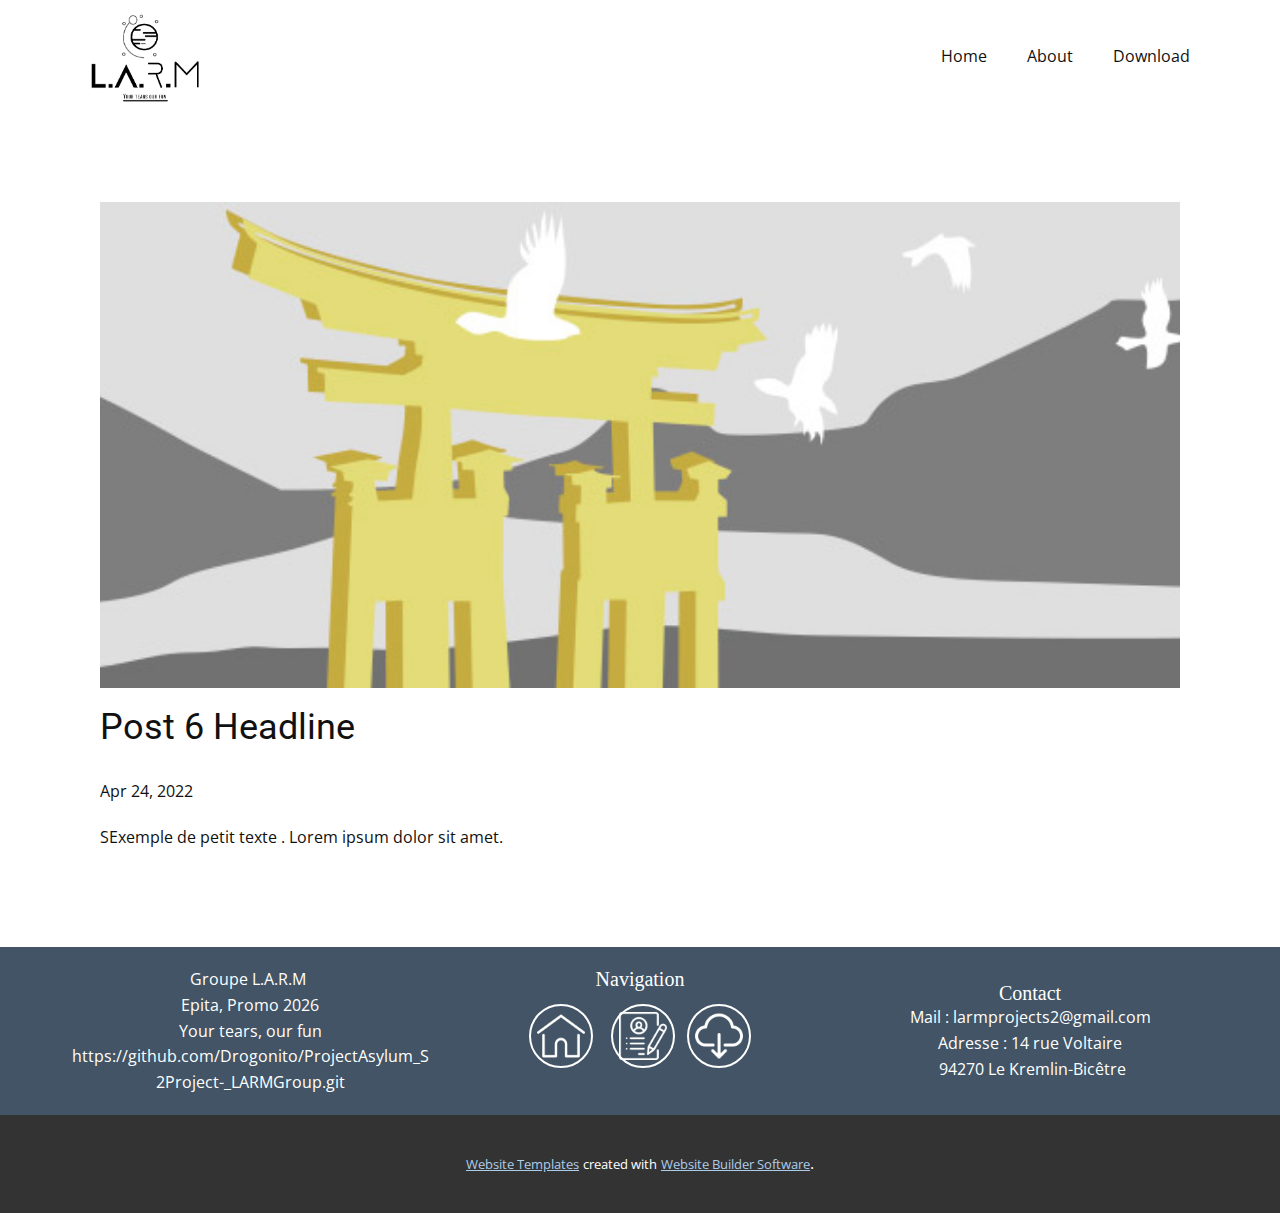
<file: blog/post-5.html>
<!doctype html>
<html style="font-size: 16px;"><head>
    <meta name="viewport" content="width=device-width, initial-scale=1.0">
    <meta charset="utf-8">
    <meta name="keywords" content="Post 1 Headline">
    <meta name="description" content="">
    <meta name="page_type" content="np-template-header-footer-from-plugin">
    <title>Post 6 Headline</title>
    <link rel="stylesheet" href="../nicepage.css" media="screen">
<link rel="stylesheet" href="../Post-Template.css" media="screen">
    <script class="u-script" type="text/javascript" src="../jquery.js" defer=""></script>
    <script class="u-script" type="text/javascript" src="../nicepage.js" defer=""></script>
    <meta name="generator" content="Nicepage 4.9.5, nicepage.com">
    <link id="u-theme-google-font" rel="stylesheet" href="https://fonts.googleapis.com/css?family=Roboto:100,100i,300,300i,400,400i,500,500i,700,700i,900,900i|Open+Sans:300,300i,400,400i,500,500i,600,600i,700,700i,800,800i">
    
    
    <script type="application/ld+json">{
		"@context": "http://schema.org",
		"@type": "Organization",
		"name": "",
		"logo": "images/icon.jpeg"
}</script>
    <meta name="theme-color" content="#478ac9">
  </head>
  <body class="u-body u-xl-mode"><header class="u-clearfix u-header u-header" id="sec-3fbc"><div class="u-clearfix u-sheet u-sheet-1">
        <a href="../Home.html" data-page-id="32811132" class="u-image u-logo u-image-1" data-image-width="922" data-image-height="696" title="Accueil">
          <img src="../images/icon.jpeg" class="u-logo-image u-logo-image-1">
        </a>
        <nav class="u-menu u-menu-dropdown u-offcanvas u-menu-1">
          <div class="menu-collapse" style="font-size: 1rem; letter-spacing: 0px;">
            <a class="u-button-style u-custom-left-right-menu-spacing u-custom-padding-bottom u-custom-top-bottom-menu-spacing u-nav-link u-text-active-palette-1-base u-text-hover-palette-2-base" href="#">
              <svg class="u-svg-link" viewBox="0 0 24 24"><use xmlns:xlink="http://www.w3.org/1999/xlink" xlink:href="#menu-hamburger"></use></svg>
              <svg class="u-svg-content" version="1.1" id="menu-hamburger" viewBox="0 0 16 16" x="0px" y="0px" xmlns:xlink="http://www.w3.org/1999/xlink" xmlns="http://www.w3.org/2000/svg"><g><rect y="1" width="16" height="2"></rect><rect y="7" width="16" height="2"></rect><rect y="13" width="16" height="2"></rect>
</g></svg>
            </a>
          </div>
          <div class="u-custom-menu u-nav-container">
            <ul class="u-nav u-unstyled u-nav-1"><li class="u-nav-item"><a class="u-button-style u-nav-link u-text-active-palette-1-base u-text-hover-palette-2-base" href="../Home.html" style="padding: 10px 20px;">Home</a>
</li><li class="u-nav-item"><a class="u-button-style u-nav-link u-text-active-palette-1-base u-text-hover-palette-2-base" href="../About.html" style="padding: 10px 20px;">About</a>
</li><li class="u-nav-item"><a class="u-button-style u-nav-link u-text-active-palette-1-base u-text-hover-palette-2-base" href="../Download.html" style="padding: 10px 20px;">Download</a>
</li></ul>
          </div>
          <div class="u-custom-menu u-nav-container-collapse">
            <div class="u-black u-container-style u-inner-container-layout u-opacity u-opacity-95 u-sidenav">
              <div class="u-inner-container-layout u-sidenav-overflow">
                <div class="u-menu-close"></div>
                <ul class="u-align-center u-nav u-popupmenu-items u-unstyled u-nav-2"><li class="u-nav-item"><a class="u-button-style u-nav-link" href="../Home.html">Home</a>
</li><li class="u-nav-item"><a class="u-button-style u-nav-link" href="../About.html">About</a>
</li><li class="u-nav-item"><a class="u-button-style u-nav-link" href="../Download.html">Download</a>
</li></ul>
              </div>
            </div>
            <div class="u-black u-menu-overlay u-opacity u-opacity-70"></div>
          </div>
        </nav>
      </div></header>
    <section class="u-align-center u-clearfix u-section-1" id="sec-de25">
      <div class="u-clearfix u-sheet u-valign-middle-md u-valign-middle-sm u-valign-middle-xs u-sheet-1"><!--post_details--><!--post_details_options_json--><!--{"source":""}--><!--/post_details_options_json--><!--blog_post-->
        <div class="u-container-style u-expanded-width u-post-details u-post-details-1">
          <div class="u-container-layout u-valign-middle u-container-layout-1"><!--blog_post_image-->
            <img alt="" class="u-blog-control u-expanded-width u-image u-image-default u-image-1" src="[data-uri]"><!--/blog_post_image--><!--blog_post_header-->
            <h2 class="u-blog-control u-text u-text-1">Post 6 Headline</h2><!--/blog_post_header--><!--blog_post_metadata-->
            <div class="u-blog-control u-metadata u-metadata-1"><!--blog_post_metadata_date-->
              <span class="u-meta-date u-meta-icon">Apr 24, 2022</span><!--/blog_post_metadata_date--><!--blog_post_metadata_category-->
              <!--/blog_post_metadata_category--><!--blog_post_metadata_comments-->
              <!--/blog_post_metadata_comments-->
            </div><!--/blog_post_metadata--><!--blog_post_content-->
            <div class="u-align-justify u-blog-control u-post-content u-text u-text-2 fr-view">
  SExemple de petit texte . Lorem ipsum dolor sit amet.
  </div><!--/blog_post_content-->
          </div>
        </div><!--/blog_post--><!--/post_details-->
      </div>
    </section>
    
    
    <footer class="u-clearfix u-footer u-palette-1-dark-2" id="sec-01a0"><div class="u-clearfix u-sheet u-valign-middle u-sheet-1">
        <div class="u-clearfix u-expanded-width u-gutter-30 u-layout-wrap u-layout-wrap-1">
          <div class="u-gutter-0 u-layout">
            <div class="u-layout-row">
              <div class="u-align-left u-container-style u-layout-cell u-left-cell u-size-20 u-size-20-md u-layout-cell-1">
                <div class="u-container-layout u-container-layout-1"><!--position-->
                  <div data-position="" class="u-position u-position-1"><!--block-->
                    <div class="u-block">
                      <div class="u-block-container u-clearfix"><!--block_header-->
                        <h5 class="u-align-center u-block-header u-text"><!--block_header_content--><!--/block_header_content--></h5><!--/block_header--><!--block_content-->
                        <div class="u-align-center u-block-content u-text"><!--block_content_content--> Groupe L.A.R.M&nbsp;<br>Epita, Promo 2026<br>Your tears, our fun<br>https://github.com/Drogonito/ProjectAsylum_S2Project-_LARMGroup.git<br><!--/block_content_content-->
                        </div><!--/block_content-->
                      </div>
                    </div><!--/block-->
                  </div><!--/position-->
                </div>
              </div>
              <div class="u-align-left u-container-style u-layout-cell u-size-20 u-size-20-md u-layout-cell-2">
                <div class="u-container-layout u-container-layout-2"><!--position-->
                  <div data-position="" class="u-position u-position-2"><!--block-->
                    <div class="u-block">
                      <div class="u-block-container u-clearfix"><!--block_header-->
                        <h5 class="u-align-center u-block-header u-custom-font u-font-georgia u-text"><!--block_header_content-->Navigation<!--/block_header_content--></h5><!--/block_header--><!--block_content-->
                        <div class="u-block-content u-text"><!--block_content_content--><!--/block_content_content--></div><!--/block_content-->
                      </div>
                    </div><!--/block-->
                  </div><!--/position--><span class="u-border-2 u-border-white u-file-icon u-icon u-icon-rounded u-radius-50 u-text-white u-icon-1" data-href="../About.html" data-page-id="2088803656"><img src="../images/4.png" alt=""></span><span class="u-border-2 u-border-white u-file-icon u-icon u-icon-rounded u-radius-50 u-text-white u-icon-2" data-href="../Home.html" data-page-id="32811132"><img src="../images/5.png" alt=""></span><span class="u-border-2 u-border-white u-file-icon u-icon u-icon-rounded u-radius-50 u-text-white u-icon-3" data-href="../Download.html" data-page-id="83176170"><img src="../images/6.png" alt=""></span>
                </div>
              </div>
              <div class="u-align-left u-container-style u-layout-cell u-right-cell u-size-20 u-size-20-md u-layout-cell-3">
                <div class="u-container-layout u-container-layout-3"><!--position-->
                  <div data-position="" class="u-position u-position-3"><!--block-->
                    <div class="u-block">
                      <div class="u-block-container u-clearfix"><!--block_header-->
                        <h5 class="u-align-center u-block-header u-custom-font u-font-georgia u-text"><!--block_header_content-->Contact<!--/block_header_content--></h5><!--/block_header--><!--block_content-->
                        <div class="u-align-center u-block-content u-text"><!--block_content_content-->Mail : larmprojects2@gmail.com<br>Adresse : 14 rue Voltaire<br>&nbsp;94270 Le Kremlin-Bicêtre<!--/block_content_content-->
                        </div><!--/block_content-->
                      </div>
                    </div><!--/block-->
                  </div><!--/position-->
                </div>
              </div>
            </div>
          </div>
        </div>
      </div></footer>
    <section class="u-backlink u-clearfix u-grey-80">
      <a class="u-link" href="https://nicepage.com/website-templates" target="_blank">
        <span>Website Templates</span>
      </a>
      <p class="u-text">
        <span>created with</span>
      </p>
      <a class="u-link" href="" target="_blank">
        <span>Website Builder Software</span>
      </a>. 
    </section>
  
</body></html>
</file>
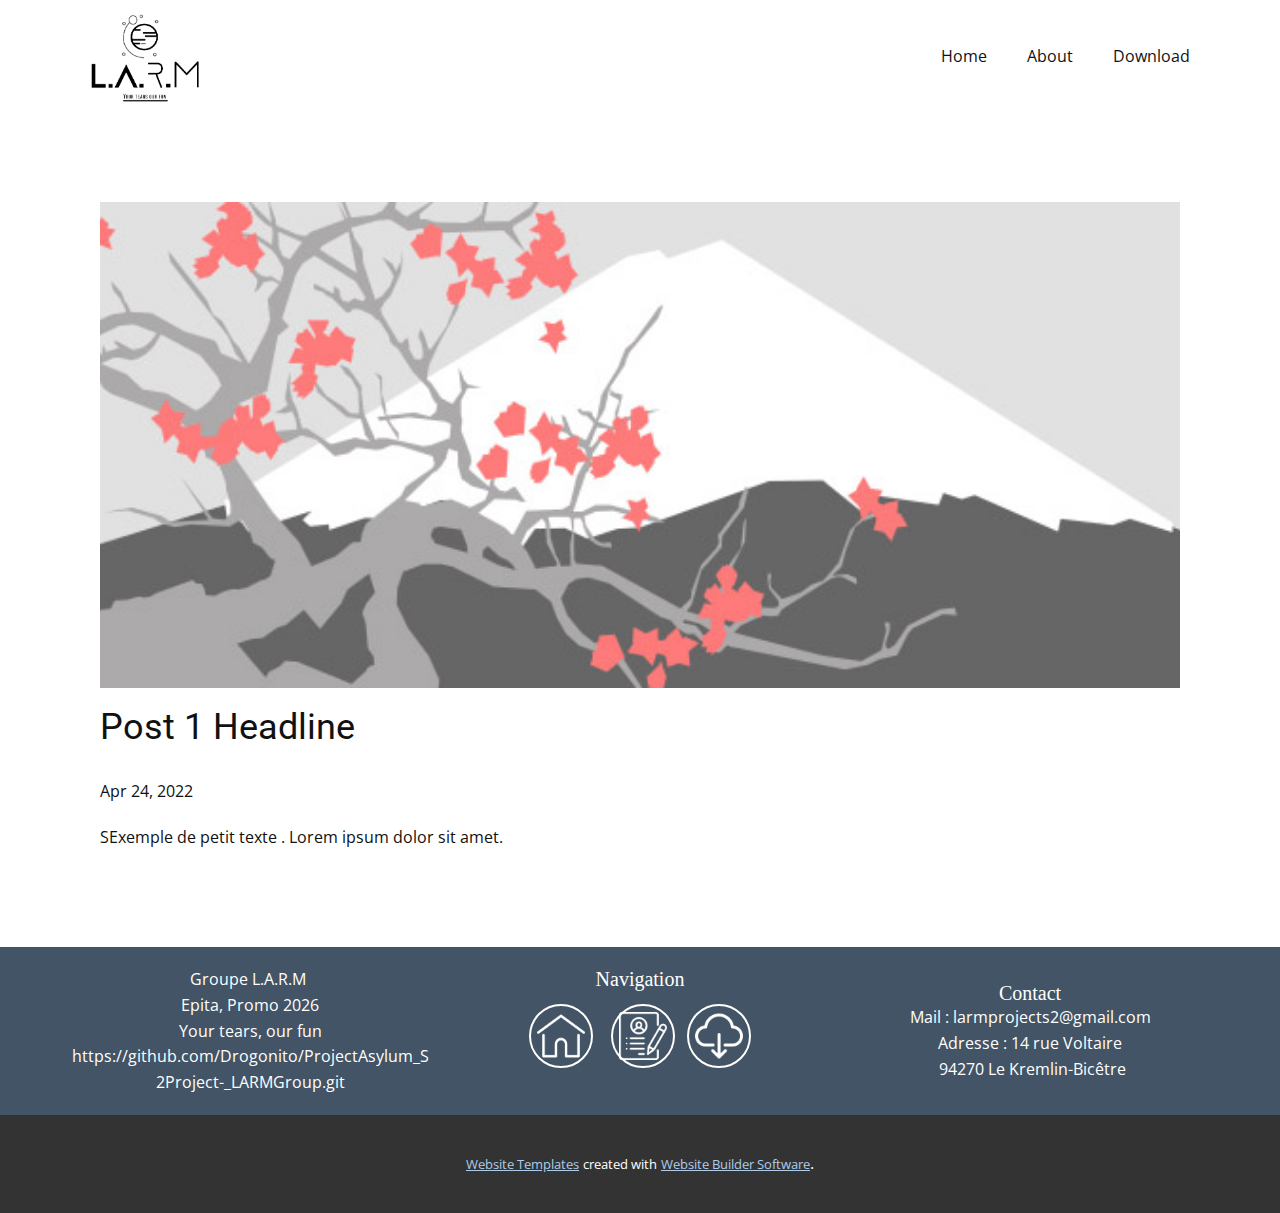
<file: blog/post.html>
<!doctype html>
<html style="font-size: 16px;"><head>
    <meta name="viewport" content="width=device-width, initial-scale=1.0">
    <meta charset="utf-8">
    <meta name="keywords" content="Post 1 Headline">
    <meta name="description" content="">
    <meta name="page_type" content="np-template-header-footer-from-plugin">
    <title>Post 1 Headline</title>
    <link rel="stylesheet" href="../nicepage.css" media="screen">
<link rel="stylesheet" href="../Post-Template.css" media="screen">
    <script class="u-script" type="text/javascript" src="../jquery.js" defer=""></script>
    <script class="u-script" type="text/javascript" src="../nicepage.js" defer=""></script>
    <meta name="generator" content="Nicepage 4.9.5, nicepage.com">
    <link id="u-theme-google-font" rel="stylesheet" href="https://fonts.googleapis.com/css?family=Roboto:100,100i,300,300i,400,400i,500,500i,700,700i,900,900i|Open+Sans:300,300i,400,400i,500,500i,600,600i,700,700i,800,800i">
    
    
    <script type="application/ld+json">{
		"@context": "http://schema.org",
		"@type": "Organization",
		"name": "",
		"logo": "images/icon.jpeg"
}</script>
    <meta name="theme-color" content="#478ac9">
  </head>
  <body class="u-body u-xl-mode"><header class="u-clearfix u-header u-header" id="sec-3fbc"><div class="u-clearfix u-sheet u-sheet-1">
        <a href="../Home.html" data-page-id="32811132" class="u-image u-logo u-image-1" data-image-width="922" data-image-height="696" title="Accueil">
          <img src="../images/icon.jpeg" class="u-logo-image u-logo-image-1">
        </a>
        <nav class="u-menu u-menu-dropdown u-offcanvas u-menu-1">
          <div class="menu-collapse" style="font-size: 1rem; letter-spacing: 0px;">
            <a class="u-button-style u-custom-left-right-menu-spacing u-custom-padding-bottom u-custom-top-bottom-menu-spacing u-nav-link u-text-active-palette-1-base u-text-hover-palette-2-base" href="#">
              <svg class="u-svg-link" viewBox="0 0 24 24"><use xmlns:xlink="http://www.w3.org/1999/xlink" xlink:href="#menu-hamburger"></use></svg>
              <svg class="u-svg-content" version="1.1" id="menu-hamburger" viewBox="0 0 16 16" x="0px" y="0px" xmlns:xlink="http://www.w3.org/1999/xlink" xmlns="http://www.w3.org/2000/svg"><g><rect y="1" width="16" height="2"></rect><rect y="7" width="16" height="2"></rect><rect y="13" width="16" height="2"></rect>
</g></svg>
            </a>
          </div>
          <div class="u-custom-menu u-nav-container">
            <ul class="u-nav u-unstyled u-nav-1"><li class="u-nav-item"><a class="u-button-style u-nav-link u-text-active-palette-1-base u-text-hover-palette-2-base" href="../Home.html" style="padding: 10px 20px;">Home</a>
</li><li class="u-nav-item"><a class="u-button-style u-nav-link u-text-active-palette-1-base u-text-hover-palette-2-base" href="../About.html" style="padding: 10px 20px;">About</a>
</li><li class="u-nav-item"><a class="u-button-style u-nav-link u-text-active-palette-1-base u-text-hover-palette-2-base" href="../Download.html" style="padding: 10px 20px;">Download</a>
</li></ul>
          </div>
          <div class="u-custom-menu u-nav-container-collapse">
            <div class="u-black u-container-style u-inner-container-layout u-opacity u-opacity-95 u-sidenav">
              <div class="u-inner-container-layout u-sidenav-overflow">
                <div class="u-menu-close"></div>
                <ul class="u-align-center u-nav u-popupmenu-items u-unstyled u-nav-2"><li class="u-nav-item"><a class="u-button-style u-nav-link" href="../Home.html">Home</a>
</li><li class="u-nav-item"><a class="u-button-style u-nav-link" href="../About.html">About</a>
</li><li class="u-nav-item"><a class="u-button-style u-nav-link" href="../Download.html">Download</a>
</li></ul>
              </div>
            </div>
            <div class="u-black u-menu-overlay u-opacity u-opacity-70"></div>
          </div>
        </nav>
      </div></header>
    <section class="u-align-center u-clearfix u-section-1" id="sec-de25">
      <div class="u-clearfix u-sheet u-valign-middle-md u-valign-middle-sm u-valign-middle-xs u-sheet-1"><!--post_details--><!--post_details_options_json--><!--{"source":""}--><!--/post_details_options_json--><!--blog_post-->
        <div class="u-container-style u-expanded-width u-post-details u-post-details-1">
          <div class="u-container-layout u-valign-middle u-container-layout-1"><!--blog_post_image-->
            <img alt="" class="u-blog-control u-expanded-width u-image u-image-default u-image-1" src="[data-uri]"><!--/blog_post_image--><!--blog_post_header-->
            <h2 class="u-blog-control u-text u-text-1">Post 1 Headline</h2><!--/blog_post_header--><!--blog_post_metadata-->
            <div class="u-blog-control u-metadata u-metadata-1"><!--blog_post_metadata_date-->
              <span class="u-meta-date u-meta-icon">Apr 24, 2022</span><!--/blog_post_metadata_date--><!--blog_post_metadata_category-->
              <!--/blog_post_metadata_category--><!--blog_post_metadata_comments-->
              <!--/blog_post_metadata_comments-->
            </div><!--/blog_post_metadata--><!--blog_post_content-->
            <div class="u-align-justify u-blog-control u-post-content u-text u-text-2 fr-view">
  SExemple de petit texte . Lorem ipsum dolor sit amet.
  </div><!--/blog_post_content-->
          </div>
        </div><!--/blog_post--><!--/post_details-->
      </div>
    </section>
    
    
    <footer class="u-clearfix u-footer u-palette-1-dark-2" id="sec-01a0"><div class="u-clearfix u-sheet u-valign-middle u-sheet-1">
        <div class="u-clearfix u-expanded-width u-gutter-30 u-layout-wrap u-layout-wrap-1">
          <div class="u-gutter-0 u-layout">
            <div class="u-layout-row">
              <div class="u-align-left u-container-style u-layout-cell u-left-cell u-size-20 u-size-20-md u-layout-cell-1">
                <div class="u-container-layout u-container-layout-1"><!--position-->
                  <div data-position="" class="u-position u-position-1"><!--block-->
                    <div class="u-block">
                      <div class="u-block-container u-clearfix"><!--block_header-->
                        <h5 class="u-align-center u-block-header u-text"><!--block_header_content--><!--/block_header_content--></h5><!--/block_header--><!--block_content-->
                        <div class="u-align-center u-block-content u-text"><!--block_content_content--> Groupe L.A.R.M&nbsp;<br>Epita, Promo 2026<br>Your tears, our fun<br>https://github.com/Drogonito/ProjectAsylum_S2Project-_LARMGroup.git<br><!--/block_content_content-->
                        </div><!--/block_content-->
                      </div>
                    </div><!--/block-->
                  </div><!--/position-->
                </div>
              </div>
              <div class="u-align-left u-container-style u-layout-cell u-size-20 u-size-20-md u-layout-cell-2">
                <div class="u-container-layout u-container-layout-2"><!--position-->
                  <div data-position="" class="u-position u-position-2"><!--block-->
                    <div class="u-block">
                      <div class="u-block-container u-clearfix"><!--block_header-->
                        <h5 class="u-align-center u-block-header u-custom-font u-font-georgia u-text"><!--block_header_content-->Navigation<!--/block_header_content--></h5><!--/block_header--><!--block_content-->
                        <div class="u-block-content u-text"><!--block_content_content--><!--/block_content_content--></div><!--/block_content-->
                      </div>
                    </div><!--/block-->
                  </div><!--/position--><span class="u-border-2 u-border-white u-file-icon u-icon u-icon-rounded u-radius-50 u-text-white u-icon-1" data-href="../About.html" data-page-id="2088803656"><img src="../images/4.png" alt=""></span><span class="u-border-2 u-border-white u-file-icon u-icon u-icon-rounded u-radius-50 u-text-white u-icon-2" data-href="../Home.html" data-page-id="32811132"><img src="../images/5.png" alt=""></span><span class="u-border-2 u-border-white u-file-icon u-icon u-icon-rounded u-radius-50 u-text-white u-icon-3" data-href="../Download.html" data-page-id="83176170"><img src="../images/6.png" alt=""></span>
                </div>
              </div>
              <div class="u-align-left u-container-style u-layout-cell u-right-cell u-size-20 u-size-20-md u-layout-cell-3">
                <div class="u-container-layout u-container-layout-3"><!--position-->
                  <div data-position="" class="u-position u-position-3"><!--block-->
                    <div class="u-block">
                      <div class="u-block-container u-clearfix"><!--block_header-->
                        <h5 class="u-align-center u-block-header u-custom-font u-font-georgia u-text"><!--block_header_content-->Contact<!--/block_header_content--></h5><!--/block_header--><!--block_content-->
                        <div class="u-align-center u-block-content u-text"><!--block_content_content-->Mail : larmprojects2@gmail.com<br>Adresse : 14 rue Voltaire<br>&nbsp;94270 Le Kremlin-Bicêtre<!--/block_content_content-->
                        </div><!--/block_content-->
                      </div>
                    </div><!--/block-->
                  </div><!--/position-->
                </div>
              </div>
            </div>
          </div>
        </div>
      </div></footer>
    <section class="u-backlink u-clearfix u-grey-80">
      <a class="u-link" href="https://nicepage.com/website-templates" target="_blank">
        <span>Website Templates</span>
      </a>
      <p class="u-text">
        <span>created with</span>
      </p>
      <a class="u-link" href="" target="_blank">
        <span>Website Builder Software</span>
      </a>. 
    </section>
  
</body></html>
</file>
